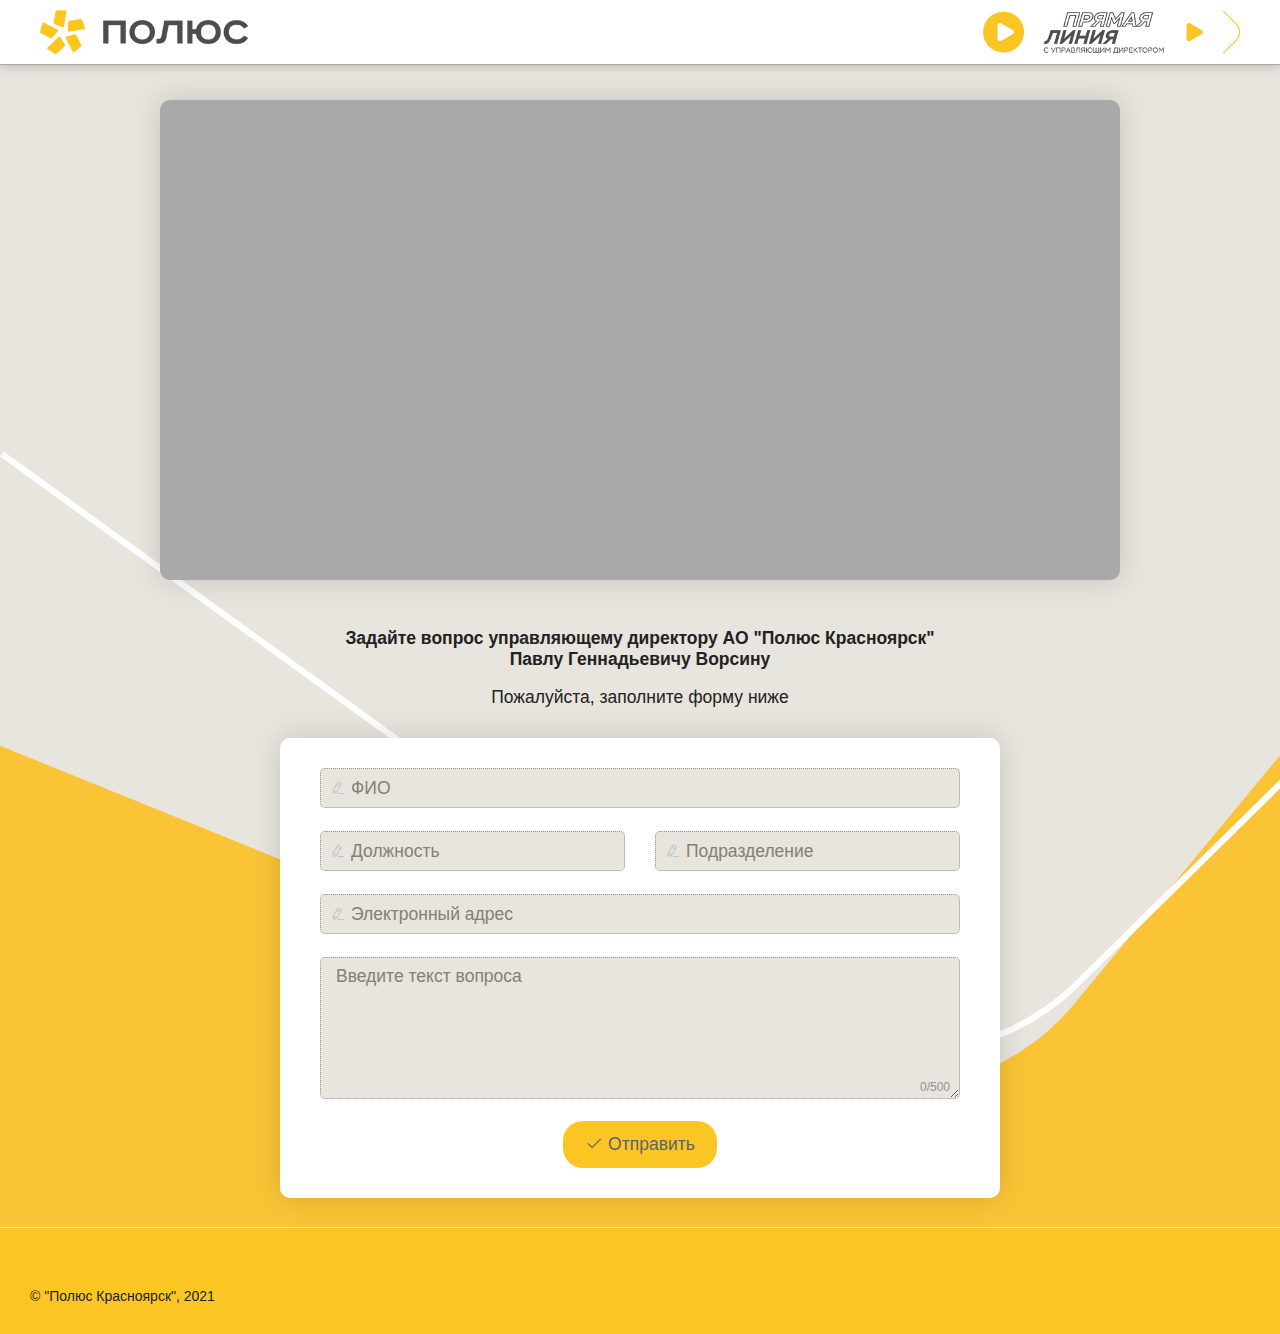
<file: guest/index.html>
<!DOCTYPE html>
<html lang="en">
  <head>
    <meta charset="UTF-8" />
    <link rel="icon" href="/guest/favicon.ico" />
    <meta name="viewport" content="width=device-width, initial-scale=1.0" />
    <title>Полюс: Прямая линия</title>
    <style>
      #facecast_channel h1.channel_title{color:#333}
      #empty_channel{
        font-size:14px;
        color:#777;
      }
      #facecast_channel .event{
        width:640px;
        height:382px;
        margin:20px 0px;
      }
      .facecast-channel-page {
        display: none;
      }
    </style>
    <script type="module" crossorigin src="/guest/assets/index.fd9f8b03.js"></script>
    <link rel="modulepreload" href="/guest/assets/vendor.2bba7335.js">
    <link rel="stylesheet" href="/guest/assets/index.87ae7a59.css">
  </head>
  <body>
    <div id="app"></div>
    
    <script src="https://facecast.net/w/js/iframe.js"></script>
    <!-- <script src="https://facecast.net/inner_channel/polyus-online/" language="javascript1.1"></script> -->
  </body>
</html>
</file>
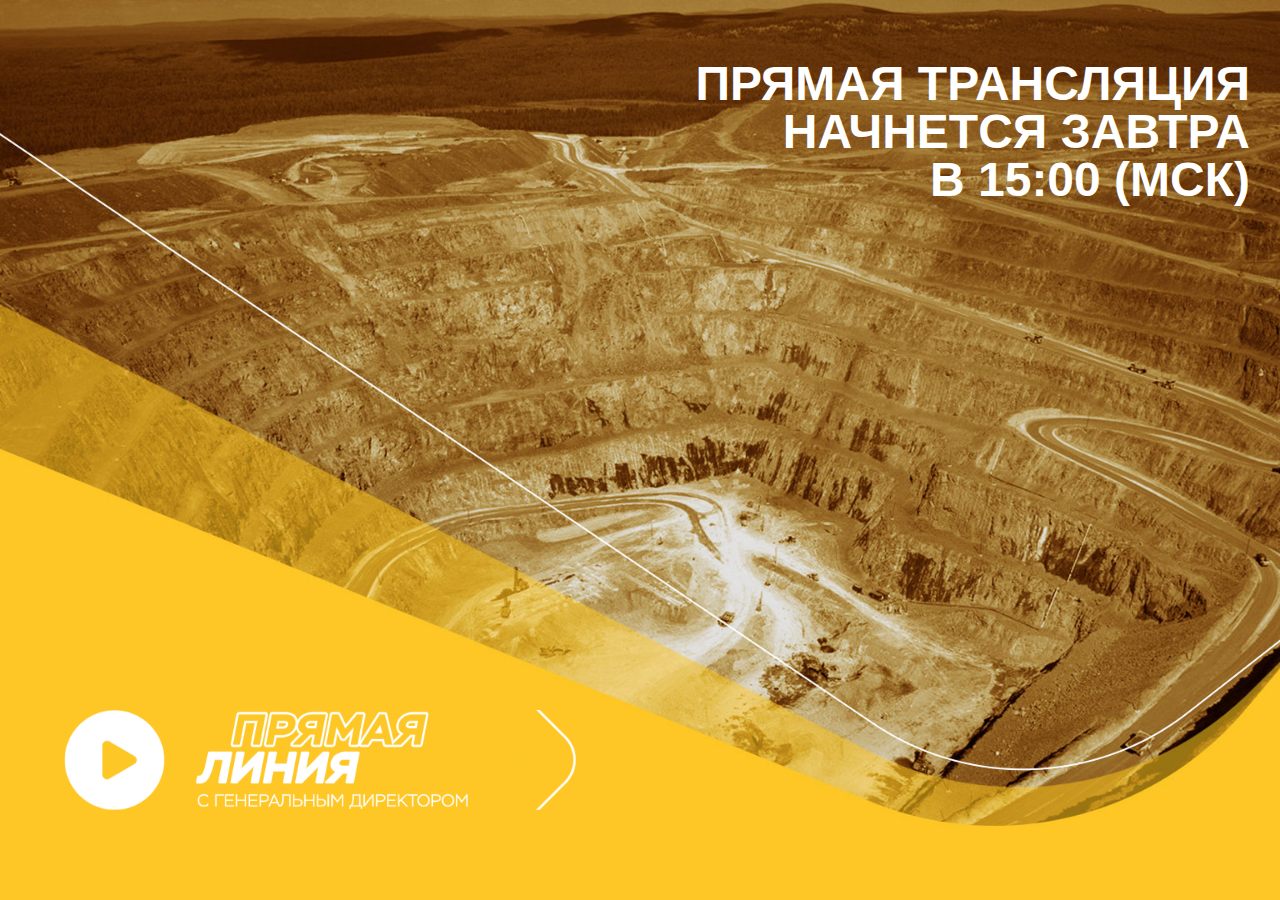
<file: wait/index.html>
<!DOCTYPE html>
<html lang="en">
<head>
   <meta charset="UTF-8">
   <link rel="icon" href="/wait/assets/favicon.ico">
   <meta http-equiv="X-UA-Compatible" content="IE=edge">
   <meta name="viewport" content="width=device-width, initial-scale=1.0">
   <link rel="stylesheet" href="/wait/assets/style.css">
   <title>Document</title>
</head>
<body>
   <div class="pl-text">
      Прямая трансляция<br />начнется завтра<br />в 15:00 (МСК) 
   </div>
   <div class="pl-logo"></div>
</body>
</html>
</file>
<file: guest/assets/index.87ae7a59.css>
@charset "UTF-8";.video-frame{width:100%;max-width:960px;max-height:540px;margin-bottom:30px;background-color:#a9a9a9;box-sizing:border-box;box-shadow:0 0 30px #00000026;border-radius:10px;overflow:hidden}.auto-resizable-iframe>div{position:relative;padding-bottom:50%;height:0px}.auto-resizable-iframe iframe{position:absolute;top:0px;left:0px;width:100%;height:100%}.guest-form{box-sizing:border-box;padding:30px 40px;width:100%;max-width:720px;margin-bottom:30px;background-color:#fff;border-radius:10px;box-shadow:0 0 30px #00000026}.el-input input[type=text],.el-textarea textarea{font-size:1.25em;font-family:inherit!important;outline:none;border:1px dotted #999286;border-radius:5px;background-color:#e8e4de}.el-input input[type=text]:focus,.el-textarea textarea:focus{outline:none;border:1px solid #222;background-color:#f9f9f9}.el-textarea .el-input__count{background-color:inherit!important}.el-input input[type=text]::placeholder,.el-textarea textarea::placeholder{font-weight:200;color:#868071}.is-error input[type=text],.is-error textarea{background-color:#ffe3e6}.submit-button{border-width:2px!important;border-color:transparent!important;border-radius:20px!important;background-color:#fbc624!important;font-size:1.25em!important}.submit-button:hover,.submit-button:focus{border-color:#fbc624!important;background-color:#fdeec1!important;color:#000!important}.btn-center{text-align:center}.content-container{display:flex;flex-direction:column;align-items:center;max-width:1280px;margin:0 auto;padding:100px 10px 0;background:#e8e4de url(/guest/assets/bg.05d1fd44.svg) no-repeat bottom;background-size:100%}.text-line-01{font-size:1.25em;font-weight:bold;text-align:center}.text-line-02{font-size:1.25em;margin-bottom:30px;text-align:center}.top-line{position:fixed;width:100%;background-color:#fff;border-bottom:1px solid darkgray;z-index:1000;box-shadow:0 0 10px #00000040}.top-line img{max-height:44px}.top-line .pos-center{max-width:1200px;margin:0 auto;padding:10px}.top-line .pos-center:after{content:"";display:table;clear:both}.top-line .img-left{float:left}.top-line .img-right{float:right}.pos-center img{display:inline-block;max-width:40%}.app-footer{box-sizing:border-box;background-color:#fbc624;min-height:40px;max-width:1300px;margin:0 auto;padding:60px 30px 30px}body{font-family:-apple-system,BlinkMacSystemFont,"Segoe UI",Roboto,Oxygen-Sans,Ubuntu,Cantarell,"Helvetica Neue",sans-serif;-webkit-font-smoothing:antialiased;-moz-osx-font-smoothing:grayscale;font-size:14px;margin:0;padding:0}#app{color:#222;min-height:100vh;position:relative}:root{--el-color-white:#ffffff;--el-color-black:#000000;--el-color-primary:#409eff;--el-color-primary-light-1:#53a8ff;--el-color-primary-light-2:#66b1ff;--el-color-primary-light-3:#79bbff;--el-color-primary-light-4:#8cc5ff;--el-color-primary-light-5:#a0cfff;--el-color-primary-light-6:#b3d8ff;--el-color-primary-light-7:#c6e2ff;--el-color-primary-light-8:#d9ecff;--el-color-primary-light-9:#ecf5ff;--el-color-success:#67c23a;--el-color-success-light:#e1f3d8;--el-color-success-lighter:#f0f9eb;--el-color-warning:#e6a23c;--el-color-warning-light:#faecd8;--el-color-warning-lighter:#fdf6ec;--el-color-danger:#f56c6c;--el-color-danger-light:#fde2e2;--el-color-danger-lighter:#fef0f0;--el-color-error:#f56c6c;--el-color-error-light:#fde2e2;--el-color-error-lighter:#fef0f0;--el-color-info:#909399;--el-color-info-light:#e9e9eb;--el-color-info-lighter:#f4f4f5;--el-text-color-primary:#303133;--el-text-color-regular:#606266;--el-text-color-secondary:#909399;--el-text-color-placeholder:#c0c4cc;--el-border-color-base:#dcdfe6;--el-border-color-light:#e4e7ed;--el-border-color-lighter:#ebeef5;--el-border-color-extra-light:#f2f6fc;--el-background-color-base:#f5f7fa;--el-border-width-base:1px;--el-border-style-base:solid;--el-border-color-hover:var(--el-text-color-placeholder);--el-border-base:var(--el-border-width-base) var(--el-border-style-base) var(--el-border-color-base);--el-border-radius-base:4px;--el-border-radius-small:2px;--el-border-radius-round:20px;--el-border-radius-circle:100%;--el-box-shadow-base:0 2px 4px rgba(0, 0, 0, .12),0 0 6px rgba(0, 0, 0, .04);--el-box-shadow-light:0 2px 12px 0 rgba(0, 0, 0, .1);--el-svg-monochrome-grey:#dcdde0;--el-fill-base:var(--el-color-white);--el-font-size-extra-large:20px;--el-font-size-large:18px;--el-font-size-medium:16px;--el-font-size-base:14px;--el-font-size-small:13px;--el-font-size-extra-small:12px;--el-font-weight-primary:500;--el-font-line-height-primary:24px;--el-font-color-disabled-base:#bbb;--el-index-normal:1;--el-index-top:1000;--el-index-popper:2000;--el-disabled-fill-base:var(--el-background-color-base);--el-disabled-color-base:var(--el-text-color-placeholder);--el-disabled-border-base:var(--el-border-color-light);--el-transition-duration:.3s;--el-transition-duration-fast:.2s;--el-transition-function-ease-in-out-bezier:cubic-bezier(.645, .045, .355, 1);--el-transition-function-fast-bezier:cubic-bezier(.23, 1, .32, 1);--el-transition-all:all var(--el-transition-duration) var(--el-transition-function-ease-in-out-bezier);--el-transition-fade:opacity var(--el-transition-duration) var(--el-transition-function-fast-bezier);--el-transition-md-fade:transform var(--el-transition-duration) var(--el-transition-function-fast-bezier),opacity var(--el-transition-duration) var(--el-transition-function-fast-bezier);--el-transition-fade-linear:opacity var(--el-transition-duration-fast) linear;--el-transition-border:border-color var(--el-transition-duration-fast) var(--el-transition-function-ease-in-out-bezier);--el-transition-color:color var(--el-transition-duration-fast) var(--el-transition-function-ease-in-out-bezier)}.fade-in-linear-enter-active,.fade-in-linear-leave-active{transition:var(--el-transition-fade-linear)}.fade-in-linear-enter-from,.fade-in-linear-leave-to{opacity:0}.el-fade-in-linear-enter-active,.el-fade-in-linear-leave-active{transition:var(--el-transition-fade-linear)}.el-fade-in-linear-enter-from,.el-fade-in-linear-leave-to{opacity:0}.el-fade-in-enter-active,.el-fade-in-leave-active{transition:all var(--el-transition-duration) cubic-bezier(.55,0,.1,1)}.el-fade-in-enter-from,.el-fade-in-leave-active{opacity:0}.el-zoom-in-center-enter-active,.el-zoom-in-center-leave-active{transition:all var(--el-transition-duration) cubic-bezier(.55,0,.1,1)}.el-zoom-in-center-enter-from,.el-zoom-in-center-leave-active{opacity:0;transform:scaleX(0)}.el-zoom-in-top-enter-active,.el-zoom-in-top-leave-active{opacity:1;transform:scaleY(1);transition:var(--el-transition-md-fade);transform-origin:center top}.el-zoom-in-top-enter-active[data-popper-placement^=top],.el-zoom-in-top-leave-active[data-popper-placement^=top]{transform-origin:center bottom}.el-zoom-in-top-enter-from,.el-zoom-in-top-leave-active{opacity:0;transform:scaleY(0)}.el-zoom-in-bottom-enter-active,.el-zoom-in-bottom-leave-active{opacity:1;transform:scaleY(1);transition:var(--el-transition-md-fade);transform-origin:center bottom}.el-zoom-in-bottom-enter-from,.el-zoom-in-bottom-leave-active{opacity:0;transform:scaleY(0)}.el-zoom-in-left-enter-active,.el-zoom-in-left-leave-active{opacity:1;transform:scale(1);transition:var(--el-transition-md-fade);transform-origin:top left}.el-zoom-in-left-enter-from,.el-zoom-in-left-leave-active{opacity:0;transform:scale(.45)}.collapse-transition{transition:var(--el-transition-duration) height ease-in-out,var(--el-transition-duration) padding-top ease-in-out,var(--el-transition-duration) padding-bottom ease-in-out}.horizontal-collapse-transition{transition:var(--el-transition-duration) width ease-in-out,var(--el-transition-duration) padding-left ease-in-out,var(--el-transition-duration) padding-right ease-in-out}.el-list-enter-active,.el-list-leave-active{transition:all 1s}.el-list-enter-from,.el-list-leave-active{opacity:0;transform:translateY(-30px)}.el-opacity-transition{transition:opacity var(--el-transition-duration) cubic-bezier(.55,0,.1,1)}@font-face{font-family:element-icons;src:url(/guest/assets/element-icons.9c88a535.woff) format("woff"),url(/guest/assets/element-icons.de5eb258.ttf) format("truetype");font-weight:400;font-display:auto;font-style:normal}[class*=" el-icon-"],[class^=el-icon-]{font-family:element-icons!important;speak:none;font-style:normal;font-weight:400;font-variant:normal;text-transform:none;line-height:1;vertical-align:baseline;display:inline-block;-webkit-font-smoothing:antialiased;-moz-osx-font-smoothing:grayscale}.el-icon-ice-cream-round:before{content:"\e6a0"}.el-icon-ice-cream-square:before{content:"\e6a3"}.el-icon-lollipop:before{content:"\e6a4"}.el-icon-potato-strips:before{content:"\e6a5"}.el-icon-milk-tea:before{content:"\e6a6"}.el-icon-ice-drink:before{content:"\e6a7"}.el-icon-ice-tea:before{content:"\e6a9"}.el-icon-coffee:before{content:"\e6aa"}.el-icon-orange:before{content:"\e6ab"}.el-icon-pear:before{content:"\e6ac"}.el-icon-apple:before{content:"\e6ad"}.el-icon-cherry:before{content:"\e6ae"}.el-icon-watermelon:before{content:"\e6af"}.el-icon-grape:before{content:"\e6b0"}.el-icon-refrigerator:before{content:"\e6b1"}.el-icon-goblet-square-full:before{content:"\e6b2"}.el-icon-goblet-square:before{content:"\e6b3"}.el-icon-goblet-full:before{content:"\e6b4"}.el-icon-goblet:before{content:"\e6b5"}.el-icon-cold-drink:before{content:"\e6b6"}.el-icon-coffee-cup:before{content:"\e6b8"}.el-icon-water-cup:before{content:"\e6b9"}.el-icon-hot-water:before{content:"\e6ba"}.el-icon-ice-cream:before{content:"\e6bb"}.el-icon-dessert:before{content:"\e6bc"}.el-icon-sugar:before{content:"\e6bd"}.el-icon-tableware:before{content:"\e6be"}.el-icon-burger:before{content:"\e6bf"}.el-icon-knife-fork:before{content:"\e6c1"}.el-icon-fork-spoon:before{content:"\e6c2"}.el-icon-chicken:before{content:"\e6c3"}.el-icon-food:before{content:"\e6c4"}.el-icon-dish-1:before{content:"\e6c5"}.el-icon-dish:before{content:"\e6c6"}.el-icon-moon-night:before{content:"\e6ee"}.el-icon-moon:before{content:"\e6f0"}.el-icon-cloudy-and-sunny:before{content:"\e6f1"}.el-icon-partly-cloudy:before{content:"\e6f2"}.el-icon-cloudy:before{content:"\e6f3"}.el-icon-sunny:before{content:"\e6f6"}.el-icon-sunset:before{content:"\e6f7"}.el-icon-sunrise-1:before{content:"\e6f8"}.el-icon-sunrise:before{content:"\e6f9"}.el-icon-heavy-rain:before{content:"\e6fa"}.el-icon-lightning:before{content:"\e6fb"}.el-icon-light-rain:before{content:"\e6fc"}.el-icon-wind-power:before{content:"\e6fd"}.el-icon-baseball:before{content:"\e712"}.el-icon-soccer:before{content:"\e713"}.el-icon-football:before{content:"\e715"}.el-icon-basketball:before{content:"\e716"}.el-icon-ship:before{content:"\e73f"}.el-icon-truck:before{content:"\e740"}.el-icon-bicycle:before{content:"\e741"}.el-icon-mobile-phone:before{content:"\e6d3"}.el-icon-service:before{content:"\e6d4"}.el-icon-key:before{content:"\e6e2"}.el-icon-unlock:before{content:"\e6e4"}.el-icon-lock:before{content:"\e6e5"}.el-icon-watch:before{content:"\e6fe"}.el-icon-watch-1:before{content:"\e6ff"}.el-icon-timer:before{content:"\e702"}.el-icon-alarm-clock:before{content:"\e703"}.el-icon-map-location:before{content:"\e704"}.el-icon-delete-location:before{content:"\e705"}.el-icon-add-location:before{content:"\e706"}.el-icon-location-information:before{content:"\e707"}.el-icon-location-outline:before{content:"\e708"}.el-icon-location:before{content:"\e79e"}.el-icon-place:before{content:"\e709"}.el-icon-discover:before{content:"\e70a"}.el-icon-first-aid-kit:before{content:"\e70b"}.el-icon-trophy-1:before{content:"\e70c"}.el-icon-trophy:before{content:"\e70d"}.el-icon-medal:before{content:"\e70e"}.el-icon-medal-1:before{content:"\e70f"}.el-icon-stopwatch:before{content:"\e710"}.el-icon-mic:before{content:"\e711"}.el-icon-copy-document:before{content:"\e718"}.el-icon-full-screen:before{content:"\e719"}.el-icon-switch-button:before{content:"\e71b"}.el-icon-aim:before{content:"\e71c"}.el-icon-crop:before{content:"\e71d"}.el-icon-odometer:before{content:"\e71e"}.el-icon-time:before{content:"\e71f"}.el-icon-bangzhu:before{content:"\e724"}.el-icon-close-notification:before{content:"\e726"}.el-icon-microphone:before{content:"\e727"}.el-icon-turn-off-microphone:before{content:"\e728"}.el-icon-position:before{content:"\e729"}.el-icon-postcard:before{content:"\e72a"}.el-icon-message:before{content:"\e72b"}.el-icon-chat-line-square:before{content:"\e72d"}.el-icon-chat-dot-square:before{content:"\e72e"}.el-icon-chat-dot-round:before{content:"\e72f"}.el-icon-chat-square:before{content:"\e730"}.el-icon-chat-line-round:before{content:"\e731"}.el-icon-chat-round:before{content:"\e732"}.el-icon-set-up:before{content:"\e733"}.el-icon-turn-off:before{content:"\e734"}.el-icon-open:before{content:"\e735"}.el-icon-connection:before{content:"\e736"}.el-icon-link:before{content:"\e737"}.el-icon-cpu:before{content:"\e738"}.el-icon-thumb:before{content:"\e739"}.el-icon-female:before{content:"\e73a"}.el-icon-male:before{content:"\e73b"}.el-icon-guide:before{content:"\e73c"}.el-icon-news:before{content:"\e73e"}.el-icon-price-tag:before{content:"\e744"}.el-icon-discount:before{content:"\e745"}.el-icon-wallet:before{content:"\e747"}.el-icon-coin:before{content:"\e748"}.el-icon-money:before{content:"\e749"}.el-icon-bank-card:before{content:"\e74a"}.el-icon-box:before{content:"\e74b"}.el-icon-present:before{content:"\e74c"}.el-icon-sell:before{content:"\e6d5"}.el-icon-sold-out:before{content:"\e6d6"}.el-icon-shopping-bag-2:before{content:"\e74d"}.el-icon-shopping-bag-1:before{content:"\e74e"}.el-icon-shopping-cart-2:before{content:"\e74f"}.el-icon-shopping-cart-1:before{content:"\e750"}.el-icon-shopping-cart-full:before{content:"\e751"}.el-icon-smoking:before{content:"\e752"}.el-icon-no-smoking:before{content:"\e753"}.el-icon-house:before{content:"\e754"}.el-icon-table-lamp:before{content:"\e755"}.el-icon-school:before{content:"\e756"}.el-icon-office-building:before{content:"\e757"}.el-icon-toilet-paper:before{content:"\e758"}.el-icon-notebook-2:before{content:"\e759"}.el-icon-notebook-1:before{content:"\e75a"}.el-icon-files:before{content:"\e75b"}.el-icon-collection:before{content:"\e75c"}.el-icon-receiving:before{content:"\e75d"}.el-icon-suitcase-1:before{content:"\e760"}.el-icon-suitcase:before{content:"\e761"}.el-icon-film:before{content:"\e763"}.el-icon-collection-tag:before{content:"\e765"}.el-icon-data-analysis:before{content:"\e766"}.el-icon-pie-chart:before{content:"\e767"}.el-icon-data-board:before{content:"\e768"}.el-icon-data-line:before{content:"\e76d"}.el-icon-reading:before{content:"\e769"}.el-icon-magic-stick:before{content:"\e76a"}.el-icon-coordinate:before{content:"\e76b"}.el-icon-mouse:before{content:"\e76c"}.el-icon-brush:before{content:"\e76e"}.el-icon-headset:before{content:"\e76f"}.el-icon-umbrella:before{content:"\e770"}.el-icon-scissors:before{content:"\e771"}.el-icon-mobile:before{content:"\e773"}.el-icon-attract:before{content:"\e774"}.el-icon-monitor:before{content:"\e775"}.el-icon-search:before{content:"\e778"}.el-icon-takeaway-box:before{content:"\e77a"}.el-icon-paperclip:before{content:"\e77d"}.el-icon-printer:before{content:"\e77e"}.el-icon-document-add:before{content:"\e782"}.el-icon-document:before{content:"\e785"}.el-icon-document-checked:before{content:"\e786"}.el-icon-document-copy:before{content:"\e787"}.el-icon-document-delete:before{content:"\e788"}.el-icon-document-remove:before{content:"\e789"}.el-icon-tickets:before{content:"\e78b"}.el-icon-folder-checked:before{content:"\e77f"}.el-icon-folder-delete:before{content:"\e780"}.el-icon-folder-remove:before{content:"\e781"}.el-icon-folder-add:before{content:"\e783"}.el-icon-folder-opened:before{content:"\e784"}.el-icon-folder:before{content:"\e78a"}.el-icon-edit-outline:before{content:"\e764"}.el-icon-edit:before{content:"\e78c"}.el-icon-date:before{content:"\e78e"}.el-icon-c-scale-to-original:before{content:"\e7c6"}.el-icon-view:before{content:"\e6ce"}.el-icon-loading:before{content:"\e6cf"}.el-icon-rank:before{content:"\e6d1"}.el-icon-sort-down:before{content:"\e7c4"}.el-icon-sort-up:before{content:"\e7c5"}.el-icon-sort:before{content:"\e6d2"}.el-icon-finished:before{content:"\e6cd"}.el-icon-refresh-left:before{content:"\e6c7"}.el-icon-refresh-right:before{content:"\e6c8"}.el-icon-refresh:before{content:"\e6d0"}.el-icon-video-play:before{content:"\e7c0"}.el-icon-video-pause:before{content:"\e7c1"}.el-icon-d-arrow-right:before{content:"\e6dc"}.el-icon-d-arrow-left:before{content:"\e6dd"}.el-icon-arrow-up:before{content:"\e6e1"}.el-icon-arrow-down:before{content:"\e6df"}.el-icon-arrow-right:before{content:"\e6e0"}.el-icon-arrow-left:before{content:"\e6de"}.el-icon-top-right:before{content:"\e6e7"}.el-icon-top-left:before{content:"\e6e8"}.el-icon-top:before{content:"\e6e6"}.el-icon-bottom:before{content:"\e6eb"}.el-icon-right:before{content:"\e6e9"}.el-icon-back:before{content:"\e6ea"}.el-icon-bottom-right:before{content:"\e6ec"}.el-icon-bottom-left:before{content:"\e6ed"}.el-icon-caret-top:before{content:"\e78f"}.el-icon-caret-bottom:before{content:"\e790"}.el-icon-caret-right:before{content:"\e791"}.el-icon-caret-left:before{content:"\e792"}.el-icon-d-caret:before{content:"\e79a"}.el-icon-share:before{content:"\e793"}.el-icon-menu:before{content:"\e798"}.el-icon-s-grid:before{content:"\e7a6"}.el-icon-s-check:before{content:"\e7a7"}.el-icon-s-data:before{content:"\e7a8"}.el-icon-s-opportunity:before{content:"\e7aa"}.el-icon-s-custom:before{content:"\e7ab"}.el-icon-s-claim:before{content:"\e7ad"}.el-icon-s-finance:before{content:"\e7ae"}.el-icon-s-comment:before{content:"\e7af"}.el-icon-s-flag:before{content:"\e7b0"}.el-icon-s-marketing:before{content:"\e7b1"}.el-icon-s-shop:before{content:"\e7b4"}.el-icon-s-open:before{content:"\e7b5"}.el-icon-s-management:before{content:"\e7b6"}.el-icon-s-ticket:before{content:"\e7b7"}.el-icon-s-release:before{content:"\e7b8"}.el-icon-s-home:before{content:"\e7b9"}.el-icon-s-promotion:before{content:"\e7ba"}.el-icon-s-operation:before{content:"\e7bb"}.el-icon-s-unfold:before{content:"\e7bc"}.el-icon-s-fold:before{content:"\e7a9"}.el-icon-s-platform:before{content:"\e7bd"}.el-icon-s-order:before{content:"\e7be"}.el-icon-s-cooperation:before{content:"\e7bf"}.el-icon-bell:before{content:"\e725"}.el-icon-message-solid:before{content:"\e799"}.el-icon-video-camera:before{content:"\e772"}.el-icon-video-camera-solid:before{content:"\e796"}.el-icon-camera:before{content:"\e779"}.el-icon-camera-solid:before{content:"\e79b"}.el-icon-download:before{content:"\e77c"}.el-icon-upload2:before{content:"\e77b"}.el-icon-upload:before{content:"\e7c3"}.el-icon-picture-outline-round:before{content:"\e75f"}.el-icon-picture-outline:before{content:"\e75e"}.el-icon-picture:before{content:"\e79f"}.el-icon-close:before{content:"\e6db"}.el-icon-check:before{content:"\e6da"}.el-icon-plus:before{content:"\e6d9"}.el-icon-minus:before{content:"\e6d8"}.el-icon-help:before{content:"\e73d"}.el-icon-s-help:before{content:"\e7b3"}.el-icon-circle-close:before{content:"\e78d"}.el-icon-circle-check:before{content:"\e720"}.el-icon-circle-plus-outline:before{content:"\e723"}.el-icon-remove-outline:before{content:"\e722"}.el-icon-zoom-out:before{content:"\e776"}.el-icon-zoom-in:before{content:"\e777"}.el-icon-error:before{content:"\e79d"}.el-icon-success:before{content:"\e79c"}.el-icon-circle-plus:before{content:"\e7a0"}.el-icon-remove:before{content:"\e7a2"}.el-icon-info:before{content:"\e7a1"}.el-icon-question:before{content:"\e7a4"}.el-icon-warning-outline:before{content:"\e6c9"}.el-icon-warning:before{content:"\e7a3"}.el-icon-goods:before{content:"\e7c2"}.el-icon-s-goods:before{content:"\e7b2"}.el-icon-star-off:before{content:"\e717"}.el-icon-star-on:before{content:"\e797"}.el-icon-more-outline:before{content:"\e6cc"}.el-icon-more:before{content:"\e794"}.el-icon-phone-outline:before{content:"\e6cb"}.el-icon-phone:before{content:"\e795"}.el-icon-user:before{content:"\e6e3"}.el-icon-user-solid:before{content:"\e7a5"}.el-icon-setting:before{content:"\e6ca"}.el-icon-s-tools:before{content:"\e7ac"}.el-icon-delete:before{content:"\e6d7"}.el-icon-delete-solid:before{content:"\e7c9"}.el-icon-eleme:before{content:"\e7c7"}.el-icon-platform-eleme:before{content:"\e7ca"}.el-icon-loading{animation:rotating 2s linear infinite}.el-icon--right{margin-left:5px}.el-icon--left{margin-right:5px}@keyframes rotating{0%{transform:rotate(0)}to{transform:rotate(360deg)}}.el-icon{--color:inherit;--font-size:14px;height:1em;width:1em;line-height:1em;text-align:center;display:inline-block;position:relative;fill:currentColor;color:var(--color);font-size:var(--font-size)}.el-icon.is-loading{animation:rotating 2s linear infinite}.el-icon svg{height:1em;width:1em}.el-affix--fixed{position:fixed}.el-alert{--el-alert-padding:8px 16px;--el-alert-border-radius-base:var(--el-border-radius-base);--el-alert-title-font-size:13px;--el-alert-description-font-size:12px;--el-alert-close-font-size:12px;--el-alert-close-customed-font-size:13px;--el-alert-icon-size:16px;--el-alert-icon-large-size:28px;width:100%;padding:var(--el-alert-padding);margin:0;box-sizing:border-box;border-radius:var(--el-alert-border-radius-base);position:relative;background-color:var(--el-color-white);overflow:hidden;opacity:1;display:flex;align-items:center;transition:opacity var(--el-transition-duration-fast)}.el-alert.is-light .el-alert__closebtn{color:var(--el-text-color-placeholder)}.el-alert.is-dark .el-alert__closebtn{color:var(--el-color-white)}.el-alert.is-dark .el-alert__description{color:var(--el-color-white)}.el-alert.is-center{justify-content:center}.el-alert--success{--el-alert-background-color:#f0f9eb}.el-alert--success.is-light{background-color:var(--el-alert-background-color);color:var(--el-color-success)}.el-alert--success.is-light .el-alert__description{color:var(--el-color-success)}.el-alert--success.is-dark{background-color:var(--el-color-success);color:var(--el-color-white)}.el-alert--info{--el-alert-background-color:#f4f4f5}.el-alert--info.is-light{background-color:var(--el-alert-background-color);color:var(--el-color-info)}.el-alert--info.is-light .el-alert__description{color:var(--el-color-info)}.el-alert--info.is-dark{background-color:var(--el-color-info);color:var(--el-color-white)}.el-alert--warning{--el-alert-background-color:#fdf6ec}.el-alert--warning.is-light{background-color:var(--el-alert-background-color);color:var(--el-color-warning)}.el-alert--warning.is-light .el-alert__description{color:var(--el-color-warning)}.el-alert--warning.is-dark{background-color:var(--el-color-warning);color:var(--el-color-white)}.el-alert--error{--el-alert-background-color:#fef0f0}.el-alert--error.is-light{background-color:var(--el-alert-background-color);color:var(--el-color-error)}.el-alert--error.is-light .el-alert__description{color:var(--el-color-error)}.el-alert--error.is-dark{background-color:var(--el-color-error);color:var(--el-color-white)}.el-alert__content{display:table-cell;padding:0 8px}.el-alert__icon{font-size:var(--el-alert-icon-size);width:var(--el-alert-icon-size)}.el-alert__icon.is-big{font-size:var(--el-alert-icon-large-size);width:var(--el-alert-icon-large-size)}.el-alert__title{font-size:var(--el-alert-title-font-size);line-height:18px}.el-alert__title.is-bold{font-weight:700}.el-alert .el-alert__description{font-size:var(--el-alert-description-font-size);margin:5px 0 0}.el-alert__closebtn{font-size:var(--el-alert-close-font-size);opacity:1;position:absolute;top:12px;right:15px;cursor:pointer}.el-alert__closebtn.is-customed{font-style:normal;font-size:var(--el-alert-close-customed-font-size);top:9px}.el-alert-fade-enter-from,.el-alert-fade-leave-active{opacity:0}.el-aside{--el-aside-width:300px;overflow:auto;box-sizing:border-box;flex-shrink:0;width:var(--el-aside-width)}.el-autocomplete{position:relative;display:inline-block}.el-autocomplete__popper.el-popper[role=tooltip]{background:#fff;border:1px solid var(--el-border-color-light);box-shadow:var(--el-box-shadow-light)}.el-autocomplete__popper.el-popper[role=tooltip] .el-popper__arrow:before{border:1px solid var(--el-border-color-light)}.el-autocomplete__popper.el-popper[role=tooltip][data-popper-placement^=top] .el-popper__arrow:before{border-top-color:transparent;border-left-color:transparent}.el-autocomplete__popper.el-popper[role=tooltip][data-popper-placement^=bottom] .el-popper__arrow:before{border-bottom-color:transparent;border-right-color:transparent}.el-autocomplete__popper.el-popper[role=tooltip][data-popper-placement^=left] .el-popper__arrow:before{border-left-color:transparent;border-bottom-color:transparent}.el-autocomplete__popper.el-popper[role=tooltip][data-popper-placement^=right] .el-popper__arrow:before{border-right-color:transparent;border-top-color:transparent}.el-autocomplete-suggestion{border-radius:var(--el-border-radius-base);box-sizing:border-box}.el-autocomplete-suggestion__wrap{max-height:280px;padding:10px 0;box-sizing:border-box}.el-autocomplete-suggestion__list{margin:0;padding:0}.el-autocomplete-suggestion li{padding:0 20px;margin:0;line-height:34px;cursor:pointer;color:var(--el-text-color-regular);font-size:var(--el-font-size-base);list-style:none;text-align:left;white-space:nowrap;overflow:hidden;text-overflow:ellipsis}.el-autocomplete-suggestion li:hover{background-color:var(--el-background-color-base)}.el-autocomplete-suggestion li.highlighted{background-color:var(--el-background-color-base)}.el-autocomplete-suggestion li.divider{margin-top:6px;border-top:1px solid var(--el-color-black)}.el-autocomplete-suggestion li.divider:last-child{margin-bottom:-6px}.el-autocomplete-suggestion.is-loading li{text-align:center;height:100px;line-height:100px;font-size:20px;color:var(--el-text-color-secondary)}.el-autocomplete-suggestion.is-loading li:after{display:inline-block;content:"";height:100%;vertical-align:middle}.el-autocomplete-suggestion.is-loading li:hover{background-color:var(--el-color-white)}.el-autocomplete-suggestion.is-loading .el-icon-loading{vertical-align:middle}.el-avatar{--el-avatar-font-color:#fff;--el-avatar-background-color:#c0c4cc;--el-avatar-text-font-size:14px;--el-avatar-icon-font-size:18px;--el-avatar-border-radius:var(--el-border-radius-base);--el-avatar-large-size:40px;--el-avatar-medium-size:36px;--el-avatar-small-size:28px;display:inline-block;box-sizing:border-box;text-align:center;overflow:hidden;color:var(--el-avatar-font-color);background:var(--el-avatar-background-color);width:var(--el-avatar-large-size);height:var(--el-avatar-large-size);line-height:var(--el-avatar-large-size);font-size:var(--el-avatar-text-font-size)}.el-avatar>img{display:block;height:100%;vertical-align:middle}.el-avatar--circle{border-radius:50%}.el-avatar--square{border-radius:var(--el-avatar-border-radius)}.el-avatar--icon{font-size:var(--el-avatar-icon-font-size)}.el-avatar--small{width:var(--el-avatar-small-size);height:var(--el-avatar-small-size);line-height:var(--el-avatar-small-size)}.el-avatar--medium{width:var(--el-avatar-medium-size);height:var(--el-avatar-medium-size);line-height:var(--el-avatar-medium-size)}.el-avatar--large{width:var(--el-avatar-large-size);height:var(--el-avatar-large-size);line-height:var(--el-avatar-large-size)}.el-backtop{--el-backtop-background-color:var(--el-color-white);--el-backtop-font-color:var(--el-color-primary);--el-backtop-hover-background-color:var(--el-border-color-extra-light);position:fixed;background-color:var(--el-backtop-background-color);width:40px;height:40px;border-radius:50%;color:var(--el-backtop-font-color);display:flex;align-items:center;justify-content:center;font-size:20px;box-shadow:0 0 6px #0000001f;cursor:pointer;z-index:5}.el-backtop:hover{background-color:var(--el-backtop-hover-background-color)}.el-badge{--el-badge-background-color:var(--el-color-danger);--el-badge-radius:10px;--el-badge-font-size:12px;--el-badge-padding:6px;--el-badge-size:18px;position:relative;vertical-align:middle;display:inline-block}.el-badge__content{background-color:var(--el-badge-background-color);border-radius:var(--el-badge-radius);color:var(--el-color-white);display:inline-block;font-size:var(--el-badge-font-size);height:var(--el-badge-size);line-height:var(--el-badge-size);padding:0 var(--el-badge-padding);text-align:center;white-space:nowrap;border:1px solid var(--el-color-white)}.el-badge__content.is-fixed{position:absolute;top:0;right:calc(1px + var(--el-badge-size)/ 2);transform:translateY(-50%) translate(100%)}.el-badge__content.is-fixed.is-dot{right:5px}.el-badge__content.is-dot{height:8px;width:8px;padding:0;right:0;border-radius:50%}.el-badge__content--primary{background-color:var(--el-color-primary)}.el-badge__content--success{background-color:var(--el-color-success)}.el-badge__content--warning{background-color:var(--el-color-warning)}.el-badge__content--info{background-color:var(--el-color-info)}.el-badge__content--danger{background-color:var(--el-color-danger)}.el-breadcrumb{font-size:14px;line-height:1}.el-breadcrumb:after,.el-breadcrumb:before{display:table;content:""}.el-breadcrumb:after{clear:both}.el-breadcrumb__separator{margin:0 9px;font-weight:700;color:var(--el-text-color-placeholder)}.el-breadcrumb__separator[class*=icon]{margin:0 6px;font-weight:400}.el-breadcrumb__item{float:left}.el-breadcrumb__inner{color:var(--el-text-color-regular)}.el-breadcrumb__inner a,.el-breadcrumb__inner.is-link{font-weight:700;text-decoration:none;transition:var(--el-transition-color);color:var(--el-text-color-primary)}.el-breadcrumb__inner a:hover,.el-breadcrumb__inner.is-link:hover{color:var(--el-color-primary);cursor:pointer}.el-breadcrumb__item:last-child .el-breadcrumb__inner,.el-breadcrumb__item:last-child .el-breadcrumb__inner a,.el-breadcrumb__item:last-child .el-breadcrumb__inner a:hover,.el-breadcrumb__item:last-child .el-breadcrumb__inner:hover{font-weight:400;color:var(--el-text-color-regular);cursor:text}.el-breadcrumb__item:last-child .el-breadcrumb__separator{display:none}.el-button-group{display:inline-block;vertical-align:middle}.el-button-group:after,.el-button-group:before{display:table;content:""}.el-button-group:after{clear:both}.el-button-group>.el-button{float:left;position:relative}.el-button-group>.el-button+.el-button{margin-left:0}.el-button-group>.el-button:first-child{border-top-right-radius:0;border-bottom-right-radius:0}.el-button-group>.el-button:last-child{border-top-left-radius:0;border-bottom-left-radius:0}.el-button-group>.el-button:first-child:last-child{border-top-right-radius:var(--el-border-radius-base);border-bottom-right-radius:var(--el-border-radius-base);border-top-left-radius:var(--el-border-radius-base);border-bottom-left-radius:var(--el-border-radius-base)}.el-button-group>.el-button:first-child:last-child.is-round{border-radius:var(--el-border-radius-round)}.el-button-group>.el-button:first-child:last-child.is-circle{border-radius:50%}.el-button-group>.el-button:not(:first-child):not(:last-child){border-radius:0}.el-button-group>.el-button:not(:last-child){margin-right:-1px}.el-button-group>.el-button:active,.el-button-group>.el-button:focus,.el-button-group>.el-button:hover{z-index:1}.el-button-group>.el-button.is-active{z-index:1}.el-button-group>.el-dropdown>.el-button{border-top-left-radius:0;border-bottom-left-radius:0;border-left-color:var(--el-button-divide-border-color)}.el-button-group .el-button--primary:first-child{border-right-color:var(--el-button-divide-border-color)}.el-button-group .el-button--primary:last-child{border-left-color:var(--el-button-divide-border-color)}.el-button-group .el-button--primary:not(:first-child):not(:last-child){border-left-color:var(--el-button-divide-border-color);border-right-color:var(--el-button-divide-border-color)}.el-button-group .el-button--success:first-child{border-right-color:var(--el-button-divide-border-color)}.el-button-group .el-button--success:last-child{border-left-color:var(--el-button-divide-border-color)}.el-button-group .el-button--success:not(:first-child):not(:last-child){border-left-color:var(--el-button-divide-border-color);border-right-color:var(--el-button-divide-border-color)}.el-button-group .el-button--warning:first-child{border-right-color:var(--el-button-divide-border-color)}.el-button-group .el-button--warning:last-child{border-left-color:var(--el-button-divide-border-color)}.el-button-group .el-button--warning:not(:first-child):not(:last-child){border-left-color:var(--el-button-divide-border-color);border-right-color:var(--el-button-divide-border-color)}.el-button-group .el-button--danger:first-child{border-right-color:var(--el-button-divide-border-color)}.el-button-group .el-button--danger:last-child{border-left-color:var(--el-button-divide-border-color)}.el-button-group .el-button--danger:not(:first-child):not(:last-child){border-left-color:var(--el-button-divide-border-color);border-right-color:var(--el-button-divide-border-color)}.el-button-group .el-button--info:first-child{border-right-color:var(--el-button-divide-border-color)}.el-button-group .el-button--info:last-child{border-left-color:var(--el-button-divide-border-color)}.el-button-group .el-button--info:not(:first-child):not(:last-child){border-left-color:var(--el-button-divide-border-color);border-right-color:var(--el-button-divide-border-color)}.el-button{--el-button-font-weight:var(--el-font-weight-primary);--el-button-border-color:var(--el-border-color-base);--el-button-background-color:var(--el-color-white);--el-button-font-color:var(--el-text-color-regular);--el-button-disabled-font-color:var(--el-text-color-placeholder);--el-button-disabled-background-color:var(--el-color-white);--el-button-disabled-border-color:var(--el-border-color-light);--el-button-divide-border-color:rgba(255, 255, 255, .5)}.el-button{display:inline-block;line-height:1;min-height:40px;white-space:nowrap;cursor:pointer;background:var(--el-button-background-color,var(--el-color-white));border:var(--el-border-base);border-color:var(--el-button-border-color,var(--el-border-color-base));color:var(--el-button-font-color,var(--el-text-color-regular));-webkit-appearance:none;text-align:center;box-sizing:border-box;outline:0;margin:0;transition:.1s;font-weight:var(--el-button-font-weight);-moz-user-select:none;-webkit-user-select:none;-ms-user-select:none;padding:12px 20px;font-size:var(--el-font-size-base,14px);border-radius:var(--el-border-radius-base)}.el-button+.el-button{margin-left:10px}.el-button.is-round{padding:12px 20px}.el-button:focus,.el-button:hover{color:var(--el-color-primary);border-color:var(--el-color-primary-light-7);background-color:var(--el-color-primary-light-9);outline:0}.el-button:active{color:#3a8ee6;border-color:#3a8ee6;outline:0}.el-button::-moz-focus-inner{border:0}.el-button [class*=el-icon-]+span{margin-left:5px}.el-button.is-plain:focus,.el-button.is-plain:hover{background:var(--el-color-white);border-color:var(--el-color-primary);color:var(--el-color-primary)}.el-button.is-plain:active{background:var(--el-color-white);border-color:#3a8ee6;color:#3a8ee6;outline:0}.el-button.is-active{color:#3a8ee6;border-color:#3a8ee6}.el-button.is-disabled,.el-button.is-disabled:focus,.el-button.is-disabled:hover{color:var(--el-button-disabled-font-color);cursor:not-allowed;background-image:none;background-color:var(--el-button-disabled-background-color);border-color:var(--el-button-disabled-border-color)}.el-button.is-disabled.el-button--text{background-color:transparent}.el-button.is-disabled.is-plain,.el-button.is-disabled.is-plain:focus,.el-button.is-disabled.is-plain:hover{background-color:var(--el-color-white);border-color:var(--el-button-disabled-border-color);color:var(--el-button-disabled-font-color)}.el-button.is-loading{position:relative;pointer-events:none}.el-button.is-loading:before{pointer-events:none;content:"";position:absolute;left:-1px;top:-1px;right:-1px;bottom:-1px;border-radius:inherit;background-color:#ffffff59}.el-button.is-round{border-radius:var(--el-border-radius-round);padding:12px 23px}.el-button.is-circle{border-radius:50%;padding:12px}.el-button--primary{--el-button-font-color:#ffffff;--el-button-background-color:#409eff;--el-button-border-color:#409eff;--el-button-hover-color:#66b1ff;--el-button-active-font-color:#e6e6e6;--el-button-active-background-color:#0d84ff;--el-button-active-border-color:#0d84ff}.el-button--primary:focus,.el-button--primary:hover{background:var(--el-button-hover-color);border-color:var(--el-button-hover-color);color:var(--el-button-font-color)}.el-button--primary:active{background:var(--el-button-active-background-color);border-color:var(--el-button-active-border-color);color:var(--el-button-active-font-color);outline:0}.el-button--primary.is-active{background:var(--el-button-active-background-color);border-color:var(--el-button-active-border-color);color:var(--el-button-active-font-color)}.el-button--primary.is-disabled,.el-button--primary.is-disabled:active,.el-button--primary.is-disabled:focus,.el-button--primary.is-disabled:hover{color:#fff;background-color:#a0cfff;border-color:#a0cfff}.el-button--primary.is-plain{color:var(--el-button-background-color);background-color:#ecf5ff;border-color:#b3d8ff}.el-button--primary.is-plain:focus,.el-button--primary.is-plain:hover{background:var(--el-button-background-color);border-color:var(--el-button-background-color);color:var(--el-color-white)}.el-button--primary.is-plain:active{background:var(--el-button-active-background-color);border-color:var(--el-button-active-border-color);color:var(--el-color-white);outline:0}.el-button--primary.is-plain.is-disabled,.el-button--primary.is-plain.is-disabled:active,.el-button--primary.is-plain.is-disabled:focus,.el-button--primary.is-plain.is-disabled:hover{color:#8cc5ff;background-color:#ecf5ff;border-color:#d9ecff}.el-button--success{--el-button-font-color:#ffffff;--el-button-background-color:#67c23a;--el-button-border-color:#67c23a;--el-button-hover-color:#85ce61;--el-button-active-font-color:#e6e6e6;--el-button-active-background-color:#529b2e;--el-button-active-border-color:#529b2e}.el-button--success:focus,.el-button--success:hover{background:var(--el-button-hover-color);border-color:var(--el-button-hover-color);color:var(--el-button-font-color)}.el-button--success:active{background:var(--el-button-active-background-color);border-color:var(--el-button-active-border-color);color:var(--el-button-active-font-color);outline:0}.el-button--success.is-active{background:var(--el-button-active-background-color);border-color:var(--el-button-active-border-color);color:var(--el-button-active-font-color)}.el-button--success.is-disabled,.el-button--success.is-disabled:active,.el-button--success.is-disabled:focus,.el-button--success.is-disabled:hover{color:#fff;background-color:#b3e19d;border-color:#b3e19d}.el-button--success.is-plain{color:var(--el-button-background-color);background-color:#f0f9eb;border-color:#c2e7b0}.el-button--success.is-plain:focus,.el-button--success.is-plain:hover{background:var(--el-button-background-color);border-color:var(--el-button-background-color);color:var(--el-color-white)}.el-button--success.is-plain:active{background:var(--el-button-active-background-color);border-color:var(--el-button-active-border-color);color:var(--el-color-white);outline:0}.el-button--success.is-plain.is-disabled,.el-button--success.is-plain.is-disabled:active,.el-button--success.is-plain.is-disabled:focus,.el-button--success.is-plain.is-disabled:hover{color:#a4da89;background-color:#f0f9eb;border-color:#e1f3d8}.el-button--warning{--el-button-font-color:#ffffff;--el-button-background-color:#e6a23c;--el-button-border-color:#e6a23c;--el-button-hover-color:#ebb563;--el-button-active-font-color:#e6e6e6;--el-button-active-background-color:#d48a1b;--el-button-active-border-color:#d48a1b}.el-button--warning:focus,.el-button--warning:hover{background:var(--el-button-hover-color);border-color:var(--el-button-hover-color);color:var(--el-button-font-color)}.el-button--warning:active{background:var(--el-button-active-background-color);border-color:var(--el-button-active-border-color);color:var(--el-button-active-font-color);outline:0}.el-button--warning.is-active{background:var(--el-button-active-background-color);border-color:var(--el-button-active-border-color);color:var(--el-button-active-font-color)}.el-button--warning.is-disabled,.el-button--warning.is-disabled:active,.el-button--warning.is-disabled:focus,.el-button--warning.is-disabled:hover{color:#fff;background-color:#f3d19e;border-color:#f3d19e}.el-button--warning.is-plain{color:var(--el-button-background-color);background-color:#fdf6ec;border-color:#f5dab1}.el-button--warning.is-plain:focus,.el-button--warning.is-plain:hover{background:var(--el-button-background-color);border-color:var(--el-button-background-color);color:var(--el-color-white)}.el-button--warning.is-plain:active{background:var(--el-button-active-background-color);border-color:var(--el-button-active-border-color);color:var(--el-color-white);outline:0}.el-button--warning.is-plain.is-disabled,.el-button--warning.is-plain.is-disabled:active,.el-button--warning.is-plain.is-disabled:focus,.el-button--warning.is-plain.is-disabled:hover{color:#f0c78a;background-color:#fdf6ec;border-color:#faecd8}.el-button--danger{--el-button-font-color:#ffffff;--el-button-background-color:#f56c6c;--el-button-border-color:#f56c6c;--el-button-hover-color:#f78989;--el-button-active-font-color:#e6e6e6;--el-button-active-background-color:#f23c3c;--el-button-active-border-color:#f23c3c}.el-button--danger:focus,.el-button--danger:hover{background:var(--el-button-hover-color);border-color:var(--el-button-hover-color);color:var(--el-button-font-color)}.el-button--danger:active{background:var(--el-button-active-background-color);border-color:var(--el-button-active-border-color);color:var(--el-button-active-font-color);outline:0}.el-button--danger.is-active{background:var(--el-button-active-background-color);border-color:var(--el-button-active-border-color);color:var(--el-button-active-font-color)}.el-button--danger.is-disabled,.el-button--danger.is-disabled:active,.el-button--danger.is-disabled:focus,.el-button--danger.is-disabled:hover{color:#fff;background-color:#fab6b6;border-color:#fab6b6}.el-button--danger.is-plain{color:var(--el-button-background-color);background-color:#fef0f0;border-color:#fbc4c4}.el-button--danger.is-plain:focus,.el-button--danger.is-plain:hover{background:var(--el-button-background-color);border-color:var(--el-button-background-color);color:var(--el-color-white)}.el-button--danger.is-plain:active{background:var(--el-button-active-background-color);border-color:var(--el-button-active-border-color);color:var(--el-color-white);outline:0}.el-button--danger.is-plain.is-disabled,.el-button--danger.is-plain.is-disabled:active,.el-button--danger.is-plain.is-disabled:focus,.el-button--danger.is-plain.is-disabled:hover{color:#f9a7a7;background-color:#fef0f0;border-color:#fde2e2}.el-button--info{--el-button-font-color:#ffffff;--el-button-background-color:#909399;--el-button-border-color:#909399;--el-button-hover-color:#a6a9ad;--el-button-active-font-color:#e6e6e6;--el-button-active-background-color:#767980;--el-button-active-border-color:#767980}.el-button--info:focus,.el-button--info:hover{background:var(--el-button-hover-color);border-color:var(--el-button-hover-color);color:var(--el-button-font-color)}.el-button--info:active{background:var(--el-button-active-background-color);border-color:var(--el-button-active-border-color);color:var(--el-button-active-font-color);outline:0}.el-button--info.is-active{background:var(--el-button-active-background-color);border-color:var(--el-button-active-border-color);color:var(--el-button-active-font-color)}.el-button--info.is-disabled,.el-button--info.is-disabled:active,.el-button--info.is-disabled:focus,.el-button--info.is-disabled:hover{color:#fff;background-color:#c8c9cc;border-color:#c8c9cc}.el-button--info.is-plain{color:var(--el-button-background-color);background-color:#f4f4f5;border-color:#d3d4d6}.el-button--info.is-plain:focus,.el-button--info.is-plain:hover{background:var(--el-button-background-color);border-color:var(--el-button-background-color);color:var(--el-color-white)}.el-button--info.is-plain:active{background:var(--el-button-active-background-color);border-color:var(--el-button-active-border-color);color:var(--el-color-white);outline:0}.el-button--info.is-plain.is-disabled,.el-button--info.is-plain.is-disabled:active,.el-button--info.is-plain.is-disabled:focus,.el-button--info.is-plain.is-disabled:hover{color:#bcbec2;background-color:#f4f4f5;border-color:#e9e9eb}.el-button--medium{min-height:36px;padding:10px 20px;font-size:var(--el-font-size-base,14px);border-radius:var(--el-border-radius-base)}.el-button--medium.is-round{padding:10px 20px}.el-button--medium.is-circle{padding:10px}.el-button--small{min-height:32px;padding:9px 15px;font-size:12px;border-radius:calc(var(--el-border-radius-base) - 1px)}.el-button--small.is-round{padding:9px 15px}.el-button--small.is-circle{padding:9px}.el-button--mini{min-height:28px;padding:7px 15px;font-size:12px;border-radius:calc(var(--el-border-radius-base) - 1px)}.el-button--mini.is-round{padding:7px 15px}.el-button--mini.is-circle{padding:7px}.el-button--text{border-color:transparent;color:var(--el-color-primary);background:0 0;padding-left:0;padding-right:0}.el-button--text:focus,.el-button--text:hover{color:var(--el-color-primary-light-2);border-color:transparent;background-color:transparent}.el-button--text:active{color:#3a8ee6;border-color:transparent;background-color:transparent}.el-button--text.is-disabled,.el-button--text.is-disabled:focus,.el-button--text.is-disabled:hover{border-color:transparent}.el-calendar{--el-calendar-border:var(--el-table-border, 1px solid var(--el-border-color-lighter));--el-calendar-header-border-bottom:var(--el-calendar-border);--el-calendar-selected-background-color:#f2f8fe;--el-calendar-cell-width:85px;background-color:#fff}.el-calendar__header{display:flex;justify-content:space-between;padding:12px 20px;border-bottom:var(--el-calendar-header-border-bottom)}.el-calendar__title{color:#000;align-self:center}.el-calendar__body{padding:12px 20px 35px}.el-calendar-table{table-layout:fixed;width:100%}.el-calendar-table thead th{padding:12px 0;color:var(--el-text-color-regular);font-weight:400}.el-calendar-table:not(.is-range) td.next,.el-calendar-table:not(.is-range) td.prev{color:var(--el-text-color-placeholder)}.el-calendar-table td{border-bottom:var(--el-calendar-border);border-right:var(--el-calendar-border);vertical-align:top;transition:background-color var(--el-transition-duration-fast) ease}.el-calendar-table td.is-selected{background-color:var(--el-calendar-selected-background-color)}.el-calendar-table td.is-today{color:var(--el-color-primary)}.el-calendar-table tr:first-child td{border-top:var(--el-calendar-border)}.el-calendar-table tr td:first-child{border-left:var(--el-calendar-border)}.el-calendar-table tr.el-calendar-table__row--hide-border td{border-top:none}.el-calendar-table .el-calendar-day{box-sizing:border-box;padding:8px;height:var(--el-calendar-cell-width)}.el-calendar-table .el-calendar-day:hover{cursor:pointer;background-color:var(--el-calendar-selected-background-color)}.el-card{--el-card-border-color:var(--el-border-color-light, #ebeef5);--el-card-border-radius:4px;--el-card-padding:20px;--el-card-background-color:var(--el-color-white)}.dark .el-card{--el-card-background-color:var(--el-color-black)}.el-card{border-radius:var(--el-card-border-radius);border:1px solid var(--el-card-border-color);background-color:var(--el-card-background-color);overflow:hidden;color:var(--el-text-color-primary);transition:var(--el-transition-duration)}.el-card.is-always-shadow{box-shadow:var(--el-box-shadow-light)}.el-card.is-hover-shadow:focus,.el-card.is-hover-shadow:hover{box-shadow:var(--el-box-shadow-light)}.el-card__header{padding:calc(var(--el-card-padding) - 2px) var(--el-card-padding);border-bottom:1px solid var(--el-card-border-color);box-sizing:border-box}.el-card__body{padding:var(--el-card-padding)}.el-carousel__item{position:absolute;top:0;left:0;width:100%;height:100%;display:inline-block;overflow:hidden;z-index:calc(var(--el-index-normal) - 1)}.el-carousel__item.is-active{z-index:calc(var(--el-index-normal) - 1)}.el-carousel__item.is-animating{transition:transform .4s ease-in-out}.el-carousel__item--card{width:50%;transition:transform .4s ease-in-out}.el-carousel__item--card.is-in-stage{cursor:pointer;z-index:var(--el-index-normal)}.el-carousel__item--card.is-in-stage.is-hover .el-carousel__mask,.el-carousel__item--card.is-in-stage:hover .el-carousel__mask{opacity:.12}.el-carousel__item--card.is-active{z-index:calc(var(--el-index-normal) + 1)}.el-carousel__mask{position:absolute;width:100%;height:100%;top:0;left:0;background-color:#fff;opacity:.24;transition:var(--el-transition-duration-fast)}.el-carousel{--el-carousel-arrow-font-size:12px;--el-carousel-arrow-size:36px;--el-carousel-arrow-background:rgba(31, 45, 61, .11);--el-carousel-arrow-hover-background:rgba(31, 45, 61, .23);--el-carousel-indicator-width:30px;--el-carousel-indicator-height:2px;--el-carousel-indicator-padding-horizontal:4px;--el-carousel-indicator-padding-vertical:12px;--el-carousel-indicator-out-color:var(--el-border-color-hover);position:relative}.el-carousel--horizontal{overflow-x:hidden}.el-carousel--vertical{overflow-y:hidden}.el-carousel__container{position:relative;height:300px}.el-carousel__arrow{border:none;outline:0;padding:0;margin:0;height:var(--el-carousel-arrow-size);width:var(--el-carousel-arrow-size);cursor:pointer;transition:var(--el-transition-duration);border-radius:50%;background-color:var(--el-carousel-arrow-background);color:#fff;position:absolute;top:50%;z-index:10;transform:translateY(-50%);text-align:center;font-size:var(--el-carousel-arrow-font-size)}.el-carousel__arrow--left{left:16px}.el-carousel__arrow--right{right:16px}.el-carousel__arrow:hover{background-color:var(--el-carousel-arrow-hover-background)}.el-carousel__arrow i{cursor:pointer}.el-carousel__indicators{position:absolute;list-style:none;margin:0;padding:0;z-index:calc(var(--el-index-normal) + 1)}.el-carousel__indicators--horizontal{bottom:0;left:50%;transform:translate(-50%)}.el-carousel__indicators--vertical{right:0;top:50%;transform:translateY(-50%)}.el-carousel__indicators--outside{bottom:calc(var(--el-carousel-indicator-height) + var(--el-carousel-indicator-padding-vertical) * 2);text-align:center;position:static;transform:none}.el-carousel__indicators--outside .el-carousel__indicator:hover button{opacity:.64}.el-carousel__indicators--outside button{background-color:var(--el-carousel-indicator-out-color);opacity:.24}.el-carousel__indicators--labels{left:0;right:0;transform:none;text-align:center}.el-carousel__indicators--labels .el-carousel__button{height:auto;width:auto;padding:2px 18px;font-size:12px}.el-carousel__indicators--labels .el-carousel__indicator{padding:6px 4px}.el-carousel__indicator{background-color:transparent;cursor:pointer}.el-carousel__indicator:hover button{opacity:.72}.el-carousel__indicator--horizontal{display:inline-block;padding:var(--el-carousel-indicator-padding-vertical) var(--el-carousel-indicator-padding-horizontal)}.el-carousel__indicator--vertical{padding:var(--el-carousel-indicator-padding-horizontal) var(--el-carousel-indicator-padding-vertical)}.el-carousel__indicator--vertical .el-carousel__button{width:var(--el-carousel-indicator-height);height:calc(var(--el-carousel-indicator-width)/ 2)}.el-carousel__indicator.is-active button{opacity:1}.el-carousel__button{display:block;opacity:.48;width:var(--el-carousel-indicator-width);height:var(--el-carousel-indicator-height);background-color:#fff;border:none;outline:0;padding:0;margin:0;cursor:pointer;transition:var(--el-transition-duration)}.carousel-arrow-left-enter-from,.carousel-arrow-left-leave-active{transform:translateY(-50%) translate(-10px);opacity:0}.carousel-arrow-right-enter-from,.carousel-arrow-right-leave-active{transform:translateY(-50%) translate(10px);opacity:0}.el-cascader-panel{--el-cascader-menu-font-color:var(--el-text-color-regular);--el-cascader-menu-selected-font-color:var(--el-color-primary);--el-cascader-menu-fill:var(--el-fill-base);--el-cascader-menu-font-size:var(--el-font-size-base);--el-cascader-menu-radius:var(--el-border-radius-base);--el-cascader-menu-border:solid 1px var(--el-border-color-light);--el-cascader-menu-shadow:var(--el-box-shadow-light);--el-cascader-node-background-hover:var(--el-background-color-base);--el-cascader-node-color-disabled:var(--el-text-color-placeholder);--el-cascader-color-empty:var(--el-text-color-placeholder);--el-cascader-tag-background:#f0f2f5}.el-cascader-panel{display:flex;border-radius:var(--el-cascader-menu-radius);font-size:var(--el-cascader-menu-font-size)}.el-cascader-panel.is-bordered{border:var(--el-cascader-menu-border);border-radius:var(--el-cascader-menu-radius)}.el-cascader-menu{min-width:180px;box-sizing:border-box;color:var(--el-cascader-menu-font-color);border-right:var(--el-cascader-menu-border)}.el-cascader-menu:last-child{border-right:none}.el-cascader-menu:last-child .el-cascader-node{padding-right:20px}.el-cascader-menu__wrap.el-scrollbar__wrap{height:204px}.el-cascader-menu__list{position:relative;min-height:100%;margin:0;padding:6px 0;list-style:none;box-sizing:border-box}.el-cascader-menu__hover-zone{position:absolute;top:0;left:0;width:100%;height:100%;pointer-events:none}.el-cascader-menu__empty-text{position:absolute;top:50%;left:50%;transform:translate(-50%,-50%);text-align:center;color:var(--el-cascader-color-empty)}.el-cascader-node{position:relative;display:flex;align-items:center;padding:0 30px 0 20px;height:34px;line-height:34px;outline:0}.el-cascader-node.is-selectable.in-active-path{color:var(--el-cascader-menu-font-color)}.el-cascader-node.in-active-path,.el-cascader-node.is-active,.el-cascader-node.is-selectable.in-checked-path{color:var(--el-cascader-menu-selected-font-color);font-weight:700}.el-cascader-node:not(.is-disabled){cursor:pointer}.el-cascader-node:not(.is-disabled):focus,.el-cascader-node:not(.is-disabled):hover{background:var(--el-cascader-node-background-hover)}.el-cascader-node.is-disabled{color:var(--el-cascader-node-color-disabled);cursor:not-allowed}.el-cascader-node__prefix{position:absolute;left:10px}.el-cascader-node__postfix{position:absolute;right:10px}.el-cascader-node__label{flex:1;text-align:left;padding:0 10px;white-space:nowrap;overflow:hidden;text-overflow:ellipsis}.el-cascader-node>.el-radio{margin-right:0}.el-cascader-node>.el-radio .el-radio__label{padding-left:0}.el-cascader{--el-cascader-menu-font-color:var(--el-text-color-regular);--el-cascader-menu-selected-font-color:var(--el-color-primary);--el-cascader-menu-fill:var(--el-fill-base);--el-cascader-menu-font-size:var(--el-font-size-base);--el-cascader-menu-radius:var(--el-border-radius-base);--el-cascader-menu-border:solid 1px var(--el-border-color-light);--el-cascader-menu-shadow:var(--el-box-shadow-light);--el-cascader-node-background-hover:var(--el-background-color-base);--el-cascader-node-color-disabled:var(--el-text-color-placeholder);--el-cascader-color-empty:var(--el-text-color-placeholder);--el-cascader-tag-background:#f0f2f5;display:inline-block;position:relative;font-size:var(--el-font-size-base);line-height:40px;outline:0}.el-cascader:not(.is-disabled):hover .el-input__inner{cursor:pointer;border-color:var(--el-input-hover-border,var(--el-border-color-hover))}.el-cascader .el-input{cursor:pointer}.el-cascader .el-input .el-input__inner{text-overflow:ellipsis}.el-cascader .el-input .el-input__inner:focus{border-color:var(--el-input-focus-border,var(--el-color-primary))}.el-cascader .el-input .el-icon-arrow-down{transition:transform var(--el-transition-duration);font-size:14px}.el-cascader .el-input .el-icon-arrow-down.is-reverse{transform:rotate(180deg)}.el-cascader .el-input .el-icon-circle-close:hover{color:var(--el-input-clear-hover-color,var(--el-text-color-secondary))}.el-cascader .el-input.is-focus .el-input__inner{border-color:var(--el-input-focus-border,var(--el-color-primary))}.el-cascader--medium{font-size:14px;line-height:36px}.el-cascader--small{font-size:13px;line-height:32px}.el-cascader--mini{font-size:12px;line-height:28px}.el-cascader.is-disabled .el-cascader__label{z-index:calc(var(--el-index-normal) + 1);color:var(--el-disabled-color-base)}.el-cascader__dropdown{--el-cascader-menu-font-color:var(--el-text-color-regular);--el-cascader-menu-selected-font-color:var(--el-color-primary);--el-cascader-menu-fill:var(--el-fill-base);--el-cascader-menu-font-size:var(--el-font-size-base);--el-cascader-menu-radius:var(--el-border-radius-base);--el-cascader-menu-border:solid 1px var(--el-border-color-light);--el-cascader-menu-shadow:var(--el-box-shadow-light);--el-cascader-node-background-hover:var(--el-background-color-base);--el-cascader-node-color-disabled:var(--el-text-color-placeholder);--el-cascader-color-empty:var(--el-text-color-placeholder);--el-cascader-tag-background:#f0f2f5}.el-cascader__dropdown{font-size:var(--el-cascader-menu-font-size);border-radius:var(--el-cascader-menu-radius)}.el-cascader__dropdown.el-popper[role=tooltip]{background:var(--el-cascader-menu-fill);border:var(--el-cascader-menu-border);box-shadow:var(--el-cascader-menu-shadow)}.el-cascader__dropdown.el-popper[role=tooltip] .el-popper__arrow:before{border:var(--el-cascader-menu-border)}.el-cascader__dropdown.el-popper[role=tooltip][data-popper-placement^=top] .el-popper__arrow:before{border-top-color:transparent;border-left-color:transparent}.el-cascader__dropdown.el-popper[role=tooltip][data-popper-placement^=bottom] .el-popper__arrow:before{border-bottom-color:transparent;border-right-color:transparent}.el-cascader__dropdown.el-popper[role=tooltip][data-popper-placement^=left] .el-popper__arrow:before{border-left-color:transparent;border-bottom-color:transparent}.el-cascader__dropdown.el-popper[role=tooltip][data-popper-placement^=right] .el-popper__arrow:before{border-right-color:transparent;border-top-color:transparent}.el-cascader__tags{position:absolute;left:0;right:30px;top:50%;transform:translateY(-50%);display:flex;flex-wrap:wrap;line-height:normal;text-align:left;box-sizing:border-box}.el-cascader__tags .el-tag{display:inline-flex;align-items:center;max-width:100%;margin:2px 0 2px 6px;text-overflow:ellipsis;background:var(--el-cascader-tag-background)}.el-cascader__tags .el-tag:not(.is-hit){border-color:transparent}.el-cascader__tags .el-tag>span{flex:1;overflow:hidden;text-overflow:ellipsis}.el-cascader__tags .el-tag .el-icon-close{flex:none;background-color:var(--el-text-color-placeholder);color:var(--el-color-white)}.el-cascader__tags .el-tag .el-icon-close:hover{background-color:var(--el-text-color-secondary)}.el-cascader__suggestion-panel{border-radius:var(--el-cascader-menu-radius)}.el-cascader__suggestion-list{max-height:204px;margin:0;padding:6px 0;font-size:var(--el-font-size-base);color:var(--el-cascader-menu-font-color);text-align:center}.el-cascader__suggestion-item{display:flex;justify-content:space-between;align-items:center;height:34px;padding:0 15px;text-align:left;outline:0;cursor:pointer}.el-cascader__suggestion-item:focus,.el-cascader__suggestion-item:hover{background:var(--el-cascader-node-background-hover)}.el-cascader__suggestion-item.is-checked{color:var(--el-cascader-menu-selected-font-color);font-weight:700}.el-cascader__suggestion-item>span{margin-right:10px}.el-cascader__empty-text{margin:10px 0;color:var(--el-cascader-color-empty)}.el-cascader__search-input{flex:1;height:24px;min-width:60px;margin:2px 0 2px 15px;padding:0;color:var(--el-cascader-menu-font-color);border:none;outline:0;box-sizing:border-box}.el-cascader__search-input::placeholder{color:var(--el-text-color-placeholder)}.el-check-tag{background-color:#f5f7fa;border-radius:var(--el-border-radius-base);color:var(--el-color-info);cursor:pointer;display:inline-block;font-size:var(--el-font-size-base);line-height:var(--el-font-size-base);padding:7px 15px;transition:var(--el-transition-all);font-weight:700}.el-check-tag:hover{background-color:#dcdfe6}.el-check-tag.is-checked{background-color:#deedfc;color:#53a8ff}.el-check-tag.is-checked:hover{background-color:#c6e2ff}.el-checkbox-button{--el-checkbox-button-checked-background-color:var(--el-color-primary);--el-checkbox-button-checked-font-color:var(--el-color-white);--el-checkbox-button-checked-border-color:var(--el-color-primary)}.el-checkbox-button{position:relative;display:inline-block}.el-checkbox-button__inner{display:inline-block;line-height:1;font-weight:var(--el-checkbox-font-weight);white-space:nowrap;vertical-align:middle;cursor:pointer;background:var(--el-button-background-color,var(--el-color-white));border:1px solid #dcdfe6;border-left:0;color:var(--el-button-font-color,var(--el-text-color-regular));-webkit-appearance:none;text-align:center;box-sizing:border-box;outline:0;margin:0;position:relative;transition:var(--el-transition-all);-moz-user-select:none;-webkit-user-select:none;-ms-user-select:none;padding:12px 20px;font-size:var(--el-font-size-base,14px);border-radius:0}.el-checkbox-button__inner.is-round{padding:12px 20px}.el-checkbox-button__inner:hover{color:var(--el-color-primary)}.el-checkbox-button__inner [class*=el-icon-]{line-height:.9}.el-checkbox-button__inner [class*=el-icon-]+span{margin-left:5px}.el-checkbox-button__original{opacity:0;outline:0;position:absolute;margin:0;z-index:-1}.el-checkbox-button.is-checked .el-checkbox-button__inner{color:var(--el-checkbox-button-checked-font-color);background-color:var(--el-checkbox-button-checked-background-color);border-color:var(--el-checkbox-button-checked-border-color);box-shadow:-1px 0 0 0 var(--el-color-primary-light-4)}.el-checkbox-button.is-checked:first-child .el-checkbox-button__inner{border-left-color:var(--el-checkbox-button-checked-border-color)}.el-checkbox-button.is-disabled .el-checkbox-button__inner{color:var(--el-button-disabled-font-color,var(--el-text-color-placeholder));cursor:not-allowed;background-image:none;background-color:var(--el-button-disabled-background-color,var(--el-color-white));border-color:var(--el-button-disabled-border-color,var(--el-border-color-light));box-shadow:none}.el-checkbox-button.is-disabled:first-child .el-checkbox-button__inner{border-left-color:var(--el-button-disabled-border-color,var(--el-border-color-light))}.el-checkbox-button:first-child .el-checkbox-button__inner{border-left:1px solid #dcdfe6;border-radius:var(--el-border-radius-base) 0 0 var(--el-border-radius-base);box-shadow:none!important}.el-checkbox-button.is-focus .el-checkbox-button__inner{border-color:var(--el-checkbox-button-checked-border-color)}.el-checkbox-button:last-child .el-checkbox-button__inner{border-radius:0 var(--el-border-radius-base) var(--el-border-radius-base) 0}.el-checkbox-button--medium .el-checkbox-button__inner{padding:10px 20px;font-size:var(--el-font-size-base,14px);border-radius:0}.el-checkbox-button--medium .el-checkbox-button__inner.is-round{padding:10px 20px}.el-checkbox-button--small .el-checkbox-button__inner{padding:9px 15px;font-size:12px;border-radius:0}.el-checkbox-button--small .el-checkbox-button__inner.is-round{padding:9px 15px}.el-checkbox-button--mini .el-checkbox-button__inner{padding:7px 15px;font-size:12px;border-radius:0}.el-checkbox-button--mini .el-checkbox-button__inner.is-round{padding:7px 15px}.el-checkbox-group{font-size:0}.el-checkbox{--el-checkbox-font-size:14px;--el-checkbox-font-weight:var(--el-font-weight-primary);--el-checkbox-font-color:var(--el-text-color-regular);--el-checkbox-input-height:14px;--el-checkbox-input-width:14px;--el-checkbox-border-radius:var(--el-border-radius-small);--el-checkbox-background-color:var(--el-color-white);--el-checkbox-input-border:var(--el-border-base);--el-checkbox-disabled-border-color:var(--el-border-color-base);--el-checkbox-disabled-input-fill:#edf2fc;--el-checkbox-disabled-icon-color:var(--el-text-color-placeholder);--el-checkbox-disabled-checked-input-fill:var(--el-border-color-extra-light);--el-checkbox-disabled-checked-input-border-color:var(--el-border-color-base);--el-checkbox-disabled-checked-icon-color:var(--el-text-color-placeholder);--el-checkbox-checked-font-color:var(--el-color-primary);--el-checkbox-checked-input-border-color:var(--el-color-primary);--el-checkbox-checked-background-color:var(--el-color-primary);--el-checkbox-checked-icon-color:var(--el-fill-base);--el-checkbox-input-border-color-hover:var(--el-color-primary)}.el-checkbox{color:var(--el-checkbox-font-color);font-weight:var(--el-checkbox-font-weight);font-size:var(--el-font-size-base);position:relative;cursor:pointer;display:inline-flex;align-items:center;white-space:nowrap;-webkit-user-select:none;user-select:none;margin-right:30px;height:40px}.el-checkbox.el-checkbox--medium{height:36px}.el-checkbox.el-checkbox--small{height:32px}.el-checkbox.el-checkbox--mini{height:28px}.el-checkbox.is-bordered{padding:0 20px 0 10px;border-radius:var(--el-border-radius-base);border:var(--el-border-base);box-sizing:border-box}.el-checkbox.is-bordered.is-checked{border-color:var(--el-color-primary)}.el-checkbox.is-bordered.is-disabled{border-color:var(--el-border-color-lighter);cursor:not-allowed}.el-checkbox.is-bordered+.el-checkbox.is-bordered{margin-left:10px}.el-checkbox.is-bordered.el-checkbox--medium{padding:0 20px 0 10px;border-radius:var(--el-border-radius-base)}.el-checkbox.is-bordered.el-checkbox--medium .el-checkbox__label{font-size:var(--el-font-size-base,14px)}.el-checkbox.is-bordered.el-checkbox--medium .el-checkbox__inner{height:14px;width:14px}.el-checkbox.is-bordered.el-checkbox--small{padding:0 15px 0 10px;border-radius:calc(var(--el-border-radius-base) - 1px)}.el-checkbox.is-bordered.el-checkbox--small .el-checkbox__label{font-size:12px}.el-checkbox.is-bordered.el-checkbox--small .el-checkbox__inner{height:12px;width:12px}.el-checkbox.is-bordered.el-checkbox--mini{padding:0 15px 0 10px;border-radius:calc(var(--el-border-radius-base) - 1px)}.el-checkbox.is-bordered.el-checkbox--mini .el-checkbox__label{font-size:12px}.el-checkbox.is-bordered.el-checkbox--mini .el-checkbox__inner{height:12px;width:12px}.el-checkbox.is-bordered.el-checkbox--mini .el-checkbox__inner:after,.el-checkbox.is-bordered.el-checkbox--small .el-checkbox__inner:after{height:6px;width:2px}.el-checkbox__input{white-space:nowrap;cursor:pointer;outline:0;display:inline-flex;position:relative}.el-checkbox__input.is-disabled .el-checkbox__inner{background-color:var(--el-checkbox-disabled-input-fill);border-color:var(--el-checkbox-disabled-border-color);cursor:not-allowed}.el-checkbox__input.is-disabled .el-checkbox__inner:after{cursor:not-allowed;border-color:var(--el-checkbox-disabled-icon-color)}.el-checkbox__input.is-disabled .el-checkbox__inner+.el-checkbox__label{cursor:not-allowed}.el-checkbox__input.is-disabled.is-checked .el-checkbox__inner{background-color:var(--el-checkbox-disabled-checked-input-fill);border-color:var(--el-checkbox-disabled-checked-input-border-color)}.el-checkbox__input.is-disabled.is-checked .el-checkbox__inner:after{border-color:var(--el-checkbox-disabled-checked-icon-color)}.el-checkbox__input.is-disabled.is-indeterminate .el-checkbox__inner{background-color:var(--el-checkbox-disabled-checked-input-fill);border-color:var(--el-checkbox-disabled-checked-input-border-color)}.el-checkbox__input.is-disabled.is-indeterminate .el-checkbox__inner:before{background-color:var(--el-checkbox-disabled-checked-icon-color);border-color:var(--el-checkbox-disabled-checked-icon-color)}.el-checkbox__input.is-disabled+span.el-checkbox__label{color:var(--el-text-color-placeholder);cursor:not-allowed}.el-checkbox__input.is-checked .el-checkbox__inner{background-color:var(--el-checkbox-checked-background-color);border-color:var(--el-checkbox-checked-input-border-color)}.el-checkbox__input.is-checked .el-checkbox__inner:after{transform:rotate(45deg) scaleY(1)}.el-checkbox__input.is-checked+.el-checkbox__label{color:var(--el-checkbox-checked-font-color)}.el-checkbox__input.is-focus .el-checkbox__inner{border-color:var(--el-checkbox-input-border-color-hover)}.el-checkbox__input.is-indeterminate .el-checkbox__inner{background-color:var(--el-checkbox-checked-background-color);border-color:var(--el-checkbox-checked-input-border-color)}.el-checkbox__input.is-indeterminate .el-checkbox__inner:before{content:"";position:absolute;display:block;background-color:var(--el-checkbox-checked-icon-color);height:2px;transform:scale(.5);left:0;right:0;top:5px}.el-checkbox__input.is-indeterminate .el-checkbox__inner:after{display:none}.el-checkbox__inner{display:inline-block;position:relative;border:var(--el-checkbox-input-border);border-radius:var(--el-checkbox-border-radius);box-sizing:border-box;width:var(--el-checkbox-input-width);height:var(--el-checkbox-input-height);background-color:var(--el-checkbox-background-color);z-index:var(--el-index-normal);transition:border-color .25s cubic-bezier(.71,-.46,.29,1.46),background-color .25s cubic-bezier(.71,-.46,.29,1.46)}.el-checkbox__inner:hover{border-color:var(--el-checkbox-input-border-color-hover)}.el-checkbox__inner:after{box-sizing:content-box;content:"";border:1px solid var(--el-checkbox-checked-icon-color);border-left:0;border-top:0;height:7px;left:4px;position:absolute;top:1px;transform:rotate(45deg) scaleY(0);width:3px;transition:transform .15s ease-in 50ms;transform-origin:center}.el-checkbox__original{opacity:0;outline:0;position:absolute;margin:0;width:0;height:0;z-index:-1}.el-checkbox__label{display:inline-block;padding-left:10px;line-height:1;font-size:var(--el-checkbox-font-size)}.el-checkbox:last-of-type{margin-right:0}[class*=el-col-]{float:left;box-sizing:border-box}[class*=el-col-].is-guttered{display:block;min-height:1px}.el-col-0{display:none}.el-col-0.is-guttered{display:none}.el-col-0{max-width:0%;flex:0 0 0%}.el-col-offset-0{margin-left:0}.el-col-pull-0{position:relative;right:0}.el-col-push-0{position:relative;left:0}.el-col-1{max-width:4.1666666667%;flex:0 0 4.1666666667%}.el-col-offset-1{margin-left:4.1666666667%}.el-col-pull-1{position:relative;right:4.1666666667%}.el-col-push-1{position:relative;left:4.1666666667%}.el-col-2{max-width:8.3333333333%;flex:0 0 8.3333333333%}.el-col-offset-2{margin-left:8.3333333333%}.el-col-pull-2{position:relative;right:8.3333333333%}.el-col-push-2{position:relative;left:8.3333333333%}.el-col-3{max-width:12.5%;flex:0 0 12.5%}.el-col-offset-3{margin-left:12.5%}.el-col-pull-3{position:relative;right:12.5%}.el-col-push-3{position:relative;left:12.5%}.el-col-4{max-width:16.6666666667%;flex:0 0 16.6666666667%}.el-col-offset-4{margin-left:16.6666666667%}.el-col-pull-4{position:relative;right:16.6666666667%}.el-col-push-4{position:relative;left:16.6666666667%}.el-col-5{max-width:20.8333333333%;flex:0 0 20.8333333333%}.el-col-offset-5{margin-left:20.8333333333%}.el-col-pull-5{position:relative;right:20.8333333333%}.el-col-push-5{position:relative;left:20.8333333333%}.el-col-6{max-width:25%;flex:0 0 25%}.el-col-offset-6{margin-left:25%}.el-col-pull-6{position:relative;right:25%}.el-col-push-6{position:relative;left:25%}.el-col-7{max-width:29.1666666667%;flex:0 0 29.1666666667%}.el-col-offset-7{margin-left:29.1666666667%}.el-col-pull-7{position:relative;right:29.1666666667%}.el-col-push-7{position:relative;left:29.1666666667%}.el-col-8{max-width:33.3333333333%;flex:0 0 33.3333333333%}.el-col-offset-8{margin-left:33.3333333333%}.el-col-pull-8{position:relative;right:33.3333333333%}.el-col-push-8{position:relative;left:33.3333333333%}.el-col-9{max-width:37.5%;flex:0 0 37.5%}.el-col-offset-9{margin-left:37.5%}.el-col-pull-9{position:relative;right:37.5%}.el-col-push-9{position:relative;left:37.5%}.el-col-10{max-width:41.6666666667%;flex:0 0 41.6666666667%}.el-col-offset-10{margin-left:41.6666666667%}.el-col-pull-10{position:relative;right:41.6666666667%}.el-col-push-10{position:relative;left:41.6666666667%}.el-col-11{max-width:45.8333333333%;flex:0 0 45.8333333333%}.el-col-offset-11{margin-left:45.8333333333%}.el-col-pull-11{position:relative;right:45.8333333333%}.el-col-push-11{position:relative;left:45.8333333333%}.el-col-12{max-width:50%;flex:0 0 50%}.el-col-offset-12{margin-left:50%}.el-col-pull-12{position:relative;right:50%}.el-col-push-12{position:relative;left:50%}.el-col-13{max-width:54.1666666667%;flex:0 0 54.1666666667%}.el-col-offset-13{margin-left:54.1666666667%}.el-col-pull-13{position:relative;right:54.1666666667%}.el-col-push-13{position:relative;left:54.1666666667%}.el-col-14{max-width:58.3333333333%;flex:0 0 58.3333333333%}.el-col-offset-14{margin-left:58.3333333333%}.el-col-pull-14{position:relative;right:58.3333333333%}.el-col-push-14{position:relative;left:58.3333333333%}.el-col-15{max-width:62.5%;flex:0 0 62.5%}.el-col-offset-15{margin-left:62.5%}.el-col-pull-15{position:relative;right:62.5%}.el-col-push-15{position:relative;left:62.5%}.el-col-16{max-width:66.6666666667%;flex:0 0 66.6666666667%}.el-col-offset-16{margin-left:66.6666666667%}.el-col-pull-16{position:relative;right:66.6666666667%}.el-col-push-16{position:relative;left:66.6666666667%}.el-col-17{max-width:70.8333333333%;flex:0 0 70.8333333333%}.el-col-offset-17{margin-left:70.8333333333%}.el-col-pull-17{position:relative;right:70.8333333333%}.el-col-push-17{position:relative;left:70.8333333333%}.el-col-18{max-width:75%;flex:0 0 75%}.el-col-offset-18{margin-left:75%}.el-col-pull-18{position:relative;right:75%}.el-col-push-18{position:relative;left:75%}.el-col-19{max-width:79.1666666667%;flex:0 0 79.1666666667%}.el-col-offset-19{margin-left:79.1666666667%}.el-col-pull-19{position:relative;right:79.1666666667%}.el-col-push-19{position:relative;left:79.1666666667%}.el-col-20{max-width:83.3333333333%;flex:0 0 83.3333333333%}.el-col-offset-20{margin-left:83.3333333333%}.el-col-pull-20{position:relative;right:83.3333333333%}.el-col-push-20{position:relative;left:83.3333333333%}.el-col-21{max-width:87.5%;flex:0 0 87.5%}.el-col-offset-21{margin-left:87.5%}.el-col-pull-21{position:relative;right:87.5%}.el-col-push-21{position:relative;left:87.5%}.el-col-22{max-width:91.6666666667%;flex:0 0 91.6666666667%}.el-col-offset-22{margin-left:91.6666666667%}.el-col-pull-22{position:relative;right:91.6666666667%}.el-col-push-22{position:relative;left:91.6666666667%}.el-col-23{max-width:95.8333333333%;flex:0 0 95.8333333333%}.el-col-offset-23{margin-left:95.8333333333%}.el-col-pull-23{position:relative;right:95.8333333333%}.el-col-push-23{position:relative;left:95.8333333333%}.el-col-24{max-width:100%;flex:0 0 100%}.el-col-offset-24{margin-left:100%}.el-col-pull-24{position:relative;right:100%}.el-col-push-24{position:relative;left:100%}@media only screen and (max-width:768px){.el-col-xs-0{display:none}.el-col-xs-0.is-guttered{display:none}.el-col-xs-0{max-width:0%;flex:0 0 0%}.el-col-xs-offset-0{margin-left:0}.el-col-xs-pull-0{position:relative;right:0}.el-col-xs-push-0{position:relative;left:0}.el-col-xs-1{display:block;max-width:4.1666666667%;flex:0 0 4.1666666667%}.el-col-xs-offset-1{margin-left:4.1666666667%}.el-col-xs-pull-1{position:relative;right:4.1666666667%}.el-col-xs-push-1{position:relative;left:4.1666666667%}.el-col-xs-2{display:block;max-width:8.3333333333%;flex:0 0 8.3333333333%}.el-col-xs-offset-2{margin-left:8.3333333333%}.el-col-xs-pull-2{position:relative;right:8.3333333333%}.el-col-xs-push-2{position:relative;left:8.3333333333%}.el-col-xs-3{display:block;max-width:12.5%;flex:0 0 12.5%}.el-col-xs-offset-3{margin-left:12.5%}.el-col-xs-pull-3{position:relative;right:12.5%}.el-col-xs-push-3{position:relative;left:12.5%}.el-col-xs-4{display:block;max-width:16.6666666667%;flex:0 0 16.6666666667%}.el-col-xs-offset-4{margin-left:16.6666666667%}.el-col-xs-pull-4{position:relative;right:16.6666666667%}.el-col-xs-push-4{position:relative;left:16.6666666667%}.el-col-xs-5{display:block;max-width:20.8333333333%;flex:0 0 20.8333333333%}.el-col-xs-offset-5{margin-left:20.8333333333%}.el-col-xs-pull-5{position:relative;right:20.8333333333%}.el-col-xs-push-5{position:relative;left:20.8333333333%}.el-col-xs-6{display:block;max-width:25%;flex:0 0 25%}.el-col-xs-offset-6{margin-left:25%}.el-col-xs-pull-6{position:relative;right:25%}.el-col-xs-push-6{position:relative;left:25%}.el-col-xs-7{display:block;max-width:29.1666666667%;flex:0 0 29.1666666667%}.el-col-xs-offset-7{margin-left:29.1666666667%}.el-col-xs-pull-7{position:relative;right:29.1666666667%}.el-col-xs-push-7{position:relative;left:29.1666666667%}.el-col-xs-8{display:block;max-width:33.3333333333%;flex:0 0 33.3333333333%}.el-col-xs-offset-8{margin-left:33.3333333333%}.el-col-xs-pull-8{position:relative;right:33.3333333333%}.el-col-xs-push-8{position:relative;left:33.3333333333%}.el-col-xs-9{display:block;max-width:37.5%;flex:0 0 37.5%}.el-col-xs-offset-9{margin-left:37.5%}.el-col-xs-pull-9{position:relative;right:37.5%}.el-col-xs-push-9{position:relative;left:37.5%}.el-col-xs-10{display:block;max-width:41.6666666667%;flex:0 0 41.6666666667%}.el-col-xs-offset-10{margin-left:41.6666666667%}.el-col-xs-pull-10{position:relative;right:41.6666666667%}.el-col-xs-push-10{position:relative;left:41.6666666667%}.el-col-xs-11{display:block;max-width:45.8333333333%;flex:0 0 45.8333333333%}.el-col-xs-offset-11{margin-left:45.8333333333%}.el-col-xs-pull-11{position:relative;right:45.8333333333%}.el-col-xs-push-11{position:relative;left:45.8333333333%}.el-col-xs-12{display:block;max-width:50%;flex:0 0 50%}.el-col-xs-offset-12{margin-left:50%}.el-col-xs-pull-12{position:relative;right:50%}.el-col-xs-push-12{position:relative;left:50%}.el-col-xs-13{display:block;max-width:54.1666666667%;flex:0 0 54.1666666667%}.el-col-xs-offset-13{margin-left:54.1666666667%}.el-col-xs-pull-13{position:relative;right:54.1666666667%}.el-col-xs-push-13{position:relative;left:54.1666666667%}.el-col-xs-14{display:block;max-width:58.3333333333%;flex:0 0 58.3333333333%}.el-col-xs-offset-14{margin-left:58.3333333333%}.el-col-xs-pull-14{position:relative;right:58.3333333333%}.el-col-xs-push-14{position:relative;left:58.3333333333%}.el-col-xs-15{display:block;max-width:62.5%;flex:0 0 62.5%}.el-col-xs-offset-15{margin-left:62.5%}.el-col-xs-pull-15{position:relative;right:62.5%}.el-col-xs-push-15{position:relative;left:62.5%}.el-col-xs-16{display:block;max-width:66.6666666667%;flex:0 0 66.6666666667%}.el-col-xs-offset-16{margin-left:66.6666666667%}.el-col-xs-pull-16{position:relative;right:66.6666666667%}.el-col-xs-push-16{position:relative;left:66.6666666667%}.el-col-xs-17{display:block;max-width:70.8333333333%;flex:0 0 70.8333333333%}.el-col-xs-offset-17{margin-left:70.8333333333%}.el-col-xs-pull-17{position:relative;right:70.8333333333%}.el-col-xs-push-17{position:relative;left:70.8333333333%}.el-col-xs-18{display:block;max-width:75%;flex:0 0 75%}.el-col-xs-offset-18{margin-left:75%}.el-col-xs-pull-18{position:relative;right:75%}.el-col-xs-push-18{position:relative;left:75%}.el-col-xs-19{display:block;max-width:79.1666666667%;flex:0 0 79.1666666667%}.el-col-xs-offset-19{margin-left:79.1666666667%}.el-col-xs-pull-19{position:relative;right:79.1666666667%}.el-col-xs-push-19{position:relative;left:79.1666666667%}.el-col-xs-20{display:block;max-width:83.3333333333%;flex:0 0 83.3333333333%}.el-col-xs-offset-20{margin-left:83.3333333333%}.el-col-xs-pull-20{position:relative;right:83.3333333333%}.el-col-xs-push-20{position:relative;left:83.3333333333%}.el-col-xs-21{display:block;max-width:87.5%;flex:0 0 87.5%}.el-col-xs-offset-21{margin-left:87.5%}.el-col-xs-pull-21{position:relative;right:87.5%}.el-col-xs-push-21{position:relative;left:87.5%}.el-col-xs-22{display:block;max-width:91.6666666667%;flex:0 0 91.6666666667%}.el-col-xs-offset-22{margin-left:91.6666666667%}.el-col-xs-pull-22{position:relative;right:91.6666666667%}.el-col-xs-push-22{position:relative;left:91.6666666667%}.el-col-xs-23{display:block;max-width:95.8333333333%;flex:0 0 95.8333333333%}.el-col-xs-offset-23{margin-left:95.8333333333%}.el-col-xs-pull-23{position:relative;right:95.8333333333%}.el-col-xs-push-23{position:relative;left:95.8333333333%}.el-col-xs-24{display:block;max-width:100%;flex:0 0 100%}.el-col-xs-offset-24{margin-left:100%}.el-col-xs-pull-24{position:relative;right:100%}.el-col-xs-push-24{position:relative;left:100%}}@media only screen and (min-width:768px){.el-col-sm-0{display:none}.el-col-sm-0.is-guttered{display:none}.el-col-sm-0{max-width:0%;flex:0 0 0%}.el-col-sm-offset-0{margin-left:0}.el-col-sm-pull-0{position:relative;right:0}.el-col-sm-push-0{position:relative;left:0}.el-col-sm-1{display:block;max-width:4.1666666667%;flex:0 0 4.1666666667%}.el-col-sm-offset-1{margin-left:4.1666666667%}.el-col-sm-pull-1{position:relative;right:4.1666666667%}.el-col-sm-push-1{position:relative;left:4.1666666667%}.el-col-sm-2{display:block;max-width:8.3333333333%;flex:0 0 8.3333333333%}.el-col-sm-offset-2{margin-left:8.3333333333%}.el-col-sm-pull-2{position:relative;right:8.3333333333%}.el-col-sm-push-2{position:relative;left:8.3333333333%}.el-col-sm-3{display:block;max-width:12.5%;flex:0 0 12.5%}.el-col-sm-offset-3{margin-left:12.5%}.el-col-sm-pull-3{position:relative;right:12.5%}.el-col-sm-push-3{position:relative;left:12.5%}.el-col-sm-4{display:block;max-width:16.6666666667%;flex:0 0 16.6666666667%}.el-col-sm-offset-4{margin-left:16.6666666667%}.el-col-sm-pull-4{position:relative;right:16.6666666667%}.el-col-sm-push-4{position:relative;left:16.6666666667%}.el-col-sm-5{display:block;max-width:20.8333333333%;flex:0 0 20.8333333333%}.el-col-sm-offset-5{margin-left:20.8333333333%}.el-col-sm-pull-5{position:relative;right:20.8333333333%}.el-col-sm-push-5{position:relative;left:20.8333333333%}.el-col-sm-6{display:block;max-width:25%;flex:0 0 25%}.el-col-sm-offset-6{margin-left:25%}.el-col-sm-pull-6{position:relative;right:25%}.el-col-sm-push-6{position:relative;left:25%}.el-col-sm-7{display:block;max-width:29.1666666667%;flex:0 0 29.1666666667%}.el-col-sm-offset-7{margin-left:29.1666666667%}.el-col-sm-pull-7{position:relative;right:29.1666666667%}.el-col-sm-push-7{position:relative;left:29.1666666667%}.el-col-sm-8{display:block;max-width:33.3333333333%;flex:0 0 33.3333333333%}.el-col-sm-offset-8{margin-left:33.3333333333%}.el-col-sm-pull-8{position:relative;right:33.3333333333%}.el-col-sm-push-8{position:relative;left:33.3333333333%}.el-col-sm-9{display:block;max-width:37.5%;flex:0 0 37.5%}.el-col-sm-offset-9{margin-left:37.5%}.el-col-sm-pull-9{position:relative;right:37.5%}.el-col-sm-push-9{position:relative;left:37.5%}.el-col-sm-10{display:block;max-width:41.6666666667%;flex:0 0 41.6666666667%}.el-col-sm-offset-10{margin-left:41.6666666667%}.el-col-sm-pull-10{position:relative;right:41.6666666667%}.el-col-sm-push-10{position:relative;left:41.6666666667%}.el-col-sm-11{display:block;max-width:45.8333333333%;flex:0 0 45.8333333333%}.el-col-sm-offset-11{margin-left:45.8333333333%}.el-col-sm-pull-11{position:relative;right:45.8333333333%}.el-col-sm-push-11{position:relative;left:45.8333333333%}.el-col-sm-12{display:block;max-width:50%;flex:0 0 50%}.el-col-sm-offset-12{margin-left:50%}.el-col-sm-pull-12{position:relative;right:50%}.el-col-sm-push-12{position:relative;left:50%}.el-col-sm-13{display:block;max-width:54.1666666667%;flex:0 0 54.1666666667%}.el-col-sm-offset-13{margin-left:54.1666666667%}.el-col-sm-pull-13{position:relative;right:54.1666666667%}.el-col-sm-push-13{position:relative;left:54.1666666667%}.el-col-sm-14{display:block;max-width:58.3333333333%;flex:0 0 58.3333333333%}.el-col-sm-offset-14{margin-left:58.3333333333%}.el-col-sm-pull-14{position:relative;right:58.3333333333%}.el-col-sm-push-14{position:relative;left:58.3333333333%}.el-col-sm-15{display:block;max-width:62.5%;flex:0 0 62.5%}.el-col-sm-offset-15{margin-left:62.5%}.el-col-sm-pull-15{position:relative;right:62.5%}.el-col-sm-push-15{position:relative;left:62.5%}.el-col-sm-16{display:block;max-width:66.6666666667%;flex:0 0 66.6666666667%}.el-col-sm-offset-16{margin-left:66.6666666667%}.el-col-sm-pull-16{position:relative;right:66.6666666667%}.el-col-sm-push-16{position:relative;left:66.6666666667%}.el-col-sm-17{display:block;max-width:70.8333333333%;flex:0 0 70.8333333333%}.el-col-sm-offset-17{margin-left:70.8333333333%}.el-col-sm-pull-17{position:relative;right:70.8333333333%}.el-col-sm-push-17{position:relative;left:70.8333333333%}.el-col-sm-18{display:block;max-width:75%;flex:0 0 75%}.el-col-sm-offset-18{margin-left:75%}.el-col-sm-pull-18{position:relative;right:75%}.el-col-sm-push-18{position:relative;left:75%}.el-col-sm-19{display:block;max-width:79.1666666667%;flex:0 0 79.1666666667%}.el-col-sm-offset-19{margin-left:79.1666666667%}.el-col-sm-pull-19{position:relative;right:79.1666666667%}.el-col-sm-push-19{position:relative;left:79.1666666667%}.el-col-sm-20{display:block;max-width:83.3333333333%;flex:0 0 83.3333333333%}.el-col-sm-offset-20{margin-left:83.3333333333%}.el-col-sm-pull-20{position:relative;right:83.3333333333%}.el-col-sm-push-20{position:relative;left:83.3333333333%}.el-col-sm-21{display:block;max-width:87.5%;flex:0 0 87.5%}.el-col-sm-offset-21{margin-left:87.5%}.el-col-sm-pull-21{position:relative;right:87.5%}.el-col-sm-push-21{position:relative;left:87.5%}.el-col-sm-22{display:block;max-width:91.6666666667%;flex:0 0 91.6666666667%}.el-col-sm-offset-22{margin-left:91.6666666667%}.el-col-sm-pull-22{position:relative;right:91.6666666667%}.el-col-sm-push-22{position:relative;left:91.6666666667%}.el-col-sm-23{display:block;max-width:95.8333333333%;flex:0 0 95.8333333333%}.el-col-sm-offset-23{margin-left:95.8333333333%}.el-col-sm-pull-23{position:relative;right:95.8333333333%}.el-col-sm-push-23{position:relative;left:95.8333333333%}.el-col-sm-24{display:block;max-width:100%;flex:0 0 100%}.el-col-sm-offset-24{margin-left:100%}.el-col-sm-pull-24{position:relative;right:100%}.el-col-sm-push-24{position:relative;left:100%}}@media only screen and (min-width:992px){.el-col-md-0{display:none}.el-col-md-0.is-guttered{display:none}.el-col-md-0{max-width:0%;flex:0 0 0%}.el-col-md-offset-0{margin-left:0}.el-col-md-pull-0{position:relative;right:0}.el-col-md-push-0{position:relative;left:0}.el-col-md-1{display:block;max-width:4.1666666667%;flex:0 0 4.1666666667%}.el-col-md-offset-1{margin-left:4.1666666667%}.el-col-md-pull-1{position:relative;right:4.1666666667%}.el-col-md-push-1{position:relative;left:4.1666666667%}.el-col-md-2{display:block;max-width:8.3333333333%;flex:0 0 8.3333333333%}.el-col-md-offset-2{margin-left:8.3333333333%}.el-col-md-pull-2{position:relative;right:8.3333333333%}.el-col-md-push-2{position:relative;left:8.3333333333%}.el-col-md-3{display:block;max-width:12.5%;flex:0 0 12.5%}.el-col-md-offset-3{margin-left:12.5%}.el-col-md-pull-3{position:relative;right:12.5%}.el-col-md-push-3{position:relative;left:12.5%}.el-col-md-4{display:block;max-width:16.6666666667%;flex:0 0 16.6666666667%}.el-col-md-offset-4{margin-left:16.6666666667%}.el-col-md-pull-4{position:relative;right:16.6666666667%}.el-col-md-push-4{position:relative;left:16.6666666667%}.el-col-md-5{display:block;max-width:20.8333333333%;flex:0 0 20.8333333333%}.el-col-md-offset-5{margin-left:20.8333333333%}.el-col-md-pull-5{position:relative;right:20.8333333333%}.el-col-md-push-5{position:relative;left:20.8333333333%}.el-col-md-6{display:block;max-width:25%;flex:0 0 25%}.el-col-md-offset-6{margin-left:25%}.el-col-md-pull-6{position:relative;right:25%}.el-col-md-push-6{position:relative;left:25%}.el-col-md-7{display:block;max-width:29.1666666667%;flex:0 0 29.1666666667%}.el-col-md-offset-7{margin-left:29.1666666667%}.el-col-md-pull-7{position:relative;right:29.1666666667%}.el-col-md-push-7{position:relative;left:29.1666666667%}.el-col-md-8{display:block;max-width:33.3333333333%;flex:0 0 33.3333333333%}.el-col-md-offset-8{margin-left:33.3333333333%}.el-col-md-pull-8{position:relative;right:33.3333333333%}.el-col-md-push-8{position:relative;left:33.3333333333%}.el-col-md-9{display:block;max-width:37.5%;flex:0 0 37.5%}.el-col-md-offset-9{margin-left:37.5%}.el-col-md-pull-9{position:relative;right:37.5%}.el-col-md-push-9{position:relative;left:37.5%}.el-col-md-10{display:block;max-width:41.6666666667%;flex:0 0 41.6666666667%}.el-col-md-offset-10{margin-left:41.6666666667%}.el-col-md-pull-10{position:relative;right:41.6666666667%}.el-col-md-push-10{position:relative;left:41.6666666667%}.el-col-md-11{display:block;max-width:45.8333333333%;flex:0 0 45.8333333333%}.el-col-md-offset-11{margin-left:45.8333333333%}.el-col-md-pull-11{position:relative;right:45.8333333333%}.el-col-md-push-11{position:relative;left:45.8333333333%}.el-col-md-12{display:block;max-width:50%;flex:0 0 50%}.el-col-md-offset-12{margin-left:50%}.el-col-md-pull-12{position:relative;right:50%}.el-col-md-push-12{position:relative;left:50%}.el-col-md-13{display:block;max-width:54.1666666667%;flex:0 0 54.1666666667%}.el-col-md-offset-13{margin-left:54.1666666667%}.el-col-md-pull-13{position:relative;right:54.1666666667%}.el-col-md-push-13{position:relative;left:54.1666666667%}.el-col-md-14{display:block;max-width:58.3333333333%;flex:0 0 58.3333333333%}.el-col-md-offset-14{margin-left:58.3333333333%}.el-col-md-pull-14{position:relative;right:58.3333333333%}.el-col-md-push-14{position:relative;left:58.3333333333%}.el-col-md-15{display:block;max-width:62.5%;flex:0 0 62.5%}.el-col-md-offset-15{margin-left:62.5%}.el-col-md-pull-15{position:relative;right:62.5%}.el-col-md-push-15{position:relative;left:62.5%}.el-col-md-16{display:block;max-width:66.6666666667%;flex:0 0 66.6666666667%}.el-col-md-offset-16{margin-left:66.6666666667%}.el-col-md-pull-16{position:relative;right:66.6666666667%}.el-col-md-push-16{position:relative;left:66.6666666667%}.el-col-md-17{display:block;max-width:70.8333333333%;flex:0 0 70.8333333333%}.el-col-md-offset-17{margin-left:70.8333333333%}.el-col-md-pull-17{position:relative;right:70.8333333333%}.el-col-md-push-17{position:relative;left:70.8333333333%}.el-col-md-18{display:block;max-width:75%;flex:0 0 75%}.el-col-md-offset-18{margin-left:75%}.el-col-md-pull-18{position:relative;right:75%}.el-col-md-push-18{position:relative;left:75%}.el-col-md-19{display:block;max-width:79.1666666667%;flex:0 0 79.1666666667%}.el-col-md-offset-19{margin-left:79.1666666667%}.el-col-md-pull-19{position:relative;right:79.1666666667%}.el-col-md-push-19{position:relative;left:79.1666666667%}.el-col-md-20{display:block;max-width:83.3333333333%;flex:0 0 83.3333333333%}.el-col-md-offset-20{margin-left:83.3333333333%}.el-col-md-pull-20{position:relative;right:83.3333333333%}.el-col-md-push-20{position:relative;left:83.3333333333%}.el-col-md-21{display:block;max-width:87.5%;flex:0 0 87.5%}.el-col-md-offset-21{margin-left:87.5%}.el-col-md-pull-21{position:relative;right:87.5%}.el-col-md-push-21{position:relative;left:87.5%}.el-col-md-22{display:block;max-width:91.6666666667%;flex:0 0 91.6666666667%}.el-col-md-offset-22{margin-left:91.6666666667%}.el-col-md-pull-22{position:relative;right:91.6666666667%}.el-col-md-push-22{position:relative;left:91.6666666667%}.el-col-md-23{display:block;max-width:95.8333333333%;flex:0 0 95.8333333333%}.el-col-md-offset-23{margin-left:95.8333333333%}.el-col-md-pull-23{position:relative;right:95.8333333333%}.el-col-md-push-23{position:relative;left:95.8333333333%}.el-col-md-24{display:block;max-width:100%;flex:0 0 100%}.el-col-md-offset-24{margin-left:100%}.el-col-md-pull-24{position:relative;right:100%}.el-col-md-push-24{position:relative;left:100%}}@media only screen and (min-width:1200px){.el-col-lg-0{display:none}.el-col-lg-0.is-guttered{display:none}.el-col-lg-0{max-width:0%;flex:0 0 0%}.el-col-lg-offset-0{margin-left:0}.el-col-lg-pull-0{position:relative;right:0}.el-col-lg-push-0{position:relative;left:0}.el-col-lg-1{display:block;max-width:4.1666666667%;flex:0 0 4.1666666667%}.el-col-lg-offset-1{margin-left:4.1666666667%}.el-col-lg-pull-1{position:relative;right:4.1666666667%}.el-col-lg-push-1{position:relative;left:4.1666666667%}.el-col-lg-2{display:block;max-width:8.3333333333%;flex:0 0 8.3333333333%}.el-col-lg-offset-2{margin-left:8.3333333333%}.el-col-lg-pull-2{position:relative;right:8.3333333333%}.el-col-lg-push-2{position:relative;left:8.3333333333%}.el-col-lg-3{display:block;max-width:12.5%;flex:0 0 12.5%}.el-col-lg-offset-3{margin-left:12.5%}.el-col-lg-pull-3{position:relative;right:12.5%}.el-col-lg-push-3{position:relative;left:12.5%}.el-col-lg-4{display:block;max-width:16.6666666667%;flex:0 0 16.6666666667%}.el-col-lg-offset-4{margin-left:16.6666666667%}.el-col-lg-pull-4{position:relative;right:16.6666666667%}.el-col-lg-push-4{position:relative;left:16.6666666667%}.el-col-lg-5{display:block;max-width:20.8333333333%;flex:0 0 20.8333333333%}.el-col-lg-offset-5{margin-left:20.8333333333%}.el-col-lg-pull-5{position:relative;right:20.8333333333%}.el-col-lg-push-5{position:relative;left:20.8333333333%}.el-col-lg-6{display:block;max-width:25%;flex:0 0 25%}.el-col-lg-offset-6{margin-left:25%}.el-col-lg-pull-6{position:relative;right:25%}.el-col-lg-push-6{position:relative;left:25%}.el-col-lg-7{display:block;max-width:29.1666666667%;flex:0 0 29.1666666667%}.el-col-lg-offset-7{margin-left:29.1666666667%}.el-col-lg-pull-7{position:relative;right:29.1666666667%}.el-col-lg-push-7{position:relative;left:29.1666666667%}.el-col-lg-8{display:block;max-width:33.3333333333%;flex:0 0 33.3333333333%}.el-col-lg-offset-8{margin-left:33.3333333333%}.el-col-lg-pull-8{position:relative;right:33.3333333333%}.el-col-lg-push-8{position:relative;left:33.3333333333%}.el-col-lg-9{display:block;max-width:37.5%;flex:0 0 37.5%}.el-col-lg-offset-9{margin-left:37.5%}.el-col-lg-pull-9{position:relative;right:37.5%}.el-col-lg-push-9{position:relative;left:37.5%}.el-col-lg-10{display:block;max-width:41.6666666667%;flex:0 0 41.6666666667%}.el-col-lg-offset-10{margin-left:41.6666666667%}.el-col-lg-pull-10{position:relative;right:41.6666666667%}.el-col-lg-push-10{position:relative;left:41.6666666667%}.el-col-lg-11{display:block;max-width:45.8333333333%;flex:0 0 45.8333333333%}.el-col-lg-offset-11{margin-left:45.8333333333%}.el-col-lg-pull-11{position:relative;right:45.8333333333%}.el-col-lg-push-11{position:relative;left:45.8333333333%}.el-col-lg-12{display:block;max-width:50%;flex:0 0 50%}.el-col-lg-offset-12{margin-left:50%}.el-col-lg-pull-12{position:relative;right:50%}.el-col-lg-push-12{position:relative;left:50%}.el-col-lg-13{display:block;max-width:54.1666666667%;flex:0 0 54.1666666667%}.el-col-lg-offset-13{margin-left:54.1666666667%}.el-col-lg-pull-13{position:relative;right:54.1666666667%}.el-col-lg-push-13{position:relative;left:54.1666666667%}.el-col-lg-14{display:block;max-width:58.3333333333%;flex:0 0 58.3333333333%}.el-col-lg-offset-14{margin-left:58.3333333333%}.el-col-lg-pull-14{position:relative;right:58.3333333333%}.el-col-lg-push-14{position:relative;left:58.3333333333%}.el-col-lg-15{display:block;max-width:62.5%;flex:0 0 62.5%}.el-col-lg-offset-15{margin-left:62.5%}.el-col-lg-pull-15{position:relative;right:62.5%}.el-col-lg-push-15{position:relative;left:62.5%}.el-col-lg-16{display:block;max-width:66.6666666667%;flex:0 0 66.6666666667%}.el-col-lg-offset-16{margin-left:66.6666666667%}.el-col-lg-pull-16{position:relative;right:66.6666666667%}.el-col-lg-push-16{position:relative;left:66.6666666667%}.el-col-lg-17{display:block;max-width:70.8333333333%;flex:0 0 70.8333333333%}.el-col-lg-offset-17{margin-left:70.8333333333%}.el-col-lg-pull-17{position:relative;right:70.8333333333%}.el-col-lg-push-17{position:relative;left:70.8333333333%}.el-col-lg-18{display:block;max-width:75%;flex:0 0 75%}.el-col-lg-offset-18{margin-left:75%}.el-col-lg-pull-18{position:relative;right:75%}.el-col-lg-push-18{position:relative;left:75%}.el-col-lg-19{display:block;max-width:79.1666666667%;flex:0 0 79.1666666667%}.el-col-lg-offset-19{margin-left:79.1666666667%}.el-col-lg-pull-19{position:relative;right:79.1666666667%}.el-col-lg-push-19{position:relative;left:79.1666666667%}.el-col-lg-20{display:block;max-width:83.3333333333%;flex:0 0 83.3333333333%}.el-col-lg-offset-20{margin-left:83.3333333333%}.el-col-lg-pull-20{position:relative;right:83.3333333333%}.el-col-lg-push-20{position:relative;left:83.3333333333%}.el-col-lg-21{display:block;max-width:87.5%;flex:0 0 87.5%}.el-col-lg-offset-21{margin-left:87.5%}.el-col-lg-pull-21{position:relative;right:87.5%}.el-col-lg-push-21{position:relative;left:87.5%}.el-col-lg-22{display:block;max-width:91.6666666667%;flex:0 0 91.6666666667%}.el-col-lg-offset-22{margin-left:91.6666666667%}.el-col-lg-pull-22{position:relative;right:91.6666666667%}.el-col-lg-push-22{position:relative;left:91.6666666667%}.el-col-lg-23{display:block;max-width:95.8333333333%;flex:0 0 95.8333333333%}.el-col-lg-offset-23{margin-left:95.8333333333%}.el-col-lg-pull-23{position:relative;right:95.8333333333%}.el-col-lg-push-23{position:relative;left:95.8333333333%}.el-col-lg-24{display:block;max-width:100%;flex:0 0 100%}.el-col-lg-offset-24{margin-left:100%}.el-col-lg-pull-24{position:relative;right:100%}.el-col-lg-push-24{position:relative;left:100%}}@media only screen and (min-width:1920px){.el-col-xl-0{display:none}.el-col-xl-0.is-guttered{display:none}.el-col-xl-0{max-width:0%;flex:0 0 0%}.el-col-xl-offset-0{margin-left:0}.el-col-xl-pull-0{position:relative;right:0}.el-col-xl-push-0{position:relative;left:0}.el-col-xl-1{display:block;max-width:4.1666666667%;flex:0 0 4.1666666667%}.el-col-xl-offset-1{margin-left:4.1666666667%}.el-col-xl-pull-1{position:relative;right:4.1666666667%}.el-col-xl-push-1{position:relative;left:4.1666666667%}.el-col-xl-2{display:block;max-width:8.3333333333%;flex:0 0 8.3333333333%}.el-col-xl-offset-2{margin-left:8.3333333333%}.el-col-xl-pull-2{position:relative;right:8.3333333333%}.el-col-xl-push-2{position:relative;left:8.3333333333%}.el-col-xl-3{display:block;max-width:12.5%;flex:0 0 12.5%}.el-col-xl-offset-3{margin-left:12.5%}.el-col-xl-pull-3{position:relative;right:12.5%}.el-col-xl-push-3{position:relative;left:12.5%}.el-col-xl-4{display:block;max-width:16.6666666667%;flex:0 0 16.6666666667%}.el-col-xl-offset-4{margin-left:16.6666666667%}.el-col-xl-pull-4{position:relative;right:16.6666666667%}.el-col-xl-push-4{position:relative;left:16.6666666667%}.el-col-xl-5{display:block;max-width:20.8333333333%;flex:0 0 20.8333333333%}.el-col-xl-offset-5{margin-left:20.8333333333%}.el-col-xl-pull-5{position:relative;right:20.8333333333%}.el-col-xl-push-5{position:relative;left:20.8333333333%}.el-col-xl-6{display:block;max-width:25%;flex:0 0 25%}.el-col-xl-offset-6{margin-left:25%}.el-col-xl-pull-6{position:relative;right:25%}.el-col-xl-push-6{position:relative;left:25%}.el-col-xl-7{display:block;max-width:29.1666666667%;flex:0 0 29.1666666667%}.el-col-xl-offset-7{margin-left:29.1666666667%}.el-col-xl-pull-7{position:relative;right:29.1666666667%}.el-col-xl-push-7{position:relative;left:29.1666666667%}.el-col-xl-8{display:block;max-width:33.3333333333%;flex:0 0 33.3333333333%}.el-col-xl-offset-8{margin-left:33.3333333333%}.el-col-xl-pull-8{position:relative;right:33.3333333333%}.el-col-xl-push-8{position:relative;left:33.3333333333%}.el-col-xl-9{display:block;max-width:37.5%;flex:0 0 37.5%}.el-col-xl-offset-9{margin-left:37.5%}.el-col-xl-pull-9{position:relative;right:37.5%}.el-col-xl-push-9{position:relative;left:37.5%}.el-col-xl-10{display:block;max-width:41.6666666667%;flex:0 0 41.6666666667%}.el-col-xl-offset-10{margin-left:41.6666666667%}.el-col-xl-pull-10{position:relative;right:41.6666666667%}.el-col-xl-push-10{position:relative;left:41.6666666667%}.el-col-xl-11{display:block;max-width:45.8333333333%;flex:0 0 45.8333333333%}.el-col-xl-offset-11{margin-left:45.8333333333%}.el-col-xl-pull-11{position:relative;right:45.8333333333%}.el-col-xl-push-11{position:relative;left:45.8333333333%}.el-col-xl-12{display:block;max-width:50%;flex:0 0 50%}.el-col-xl-offset-12{margin-left:50%}.el-col-xl-pull-12{position:relative;right:50%}.el-col-xl-push-12{position:relative;left:50%}.el-col-xl-13{display:block;max-width:54.1666666667%;flex:0 0 54.1666666667%}.el-col-xl-offset-13{margin-left:54.1666666667%}.el-col-xl-pull-13{position:relative;right:54.1666666667%}.el-col-xl-push-13{position:relative;left:54.1666666667%}.el-col-xl-14{display:block;max-width:58.3333333333%;flex:0 0 58.3333333333%}.el-col-xl-offset-14{margin-left:58.3333333333%}.el-col-xl-pull-14{position:relative;right:58.3333333333%}.el-col-xl-push-14{position:relative;left:58.3333333333%}.el-col-xl-15{display:block;max-width:62.5%;flex:0 0 62.5%}.el-col-xl-offset-15{margin-left:62.5%}.el-col-xl-pull-15{position:relative;right:62.5%}.el-col-xl-push-15{position:relative;left:62.5%}.el-col-xl-16{display:block;max-width:66.6666666667%;flex:0 0 66.6666666667%}.el-col-xl-offset-16{margin-left:66.6666666667%}.el-col-xl-pull-16{position:relative;right:66.6666666667%}.el-col-xl-push-16{position:relative;left:66.6666666667%}.el-col-xl-17{display:block;max-width:70.8333333333%;flex:0 0 70.8333333333%}.el-col-xl-offset-17{margin-left:70.8333333333%}.el-col-xl-pull-17{position:relative;right:70.8333333333%}.el-col-xl-push-17{position:relative;left:70.8333333333%}.el-col-xl-18{display:block;max-width:75%;flex:0 0 75%}.el-col-xl-offset-18{margin-left:75%}.el-col-xl-pull-18{position:relative;right:75%}.el-col-xl-push-18{position:relative;left:75%}.el-col-xl-19{display:block;max-width:79.1666666667%;flex:0 0 79.1666666667%}.el-col-xl-offset-19{margin-left:79.1666666667%}.el-col-xl-pull-19{position:relative;right:79.1666666667%}.el-col-xl-push-19{position:relative;left:79.1666666667%}.el-col-xl-20{display:block;max-width:83.3333333333%;flex:0 0 83.3333333333%}.el-col-xl-offset-20{margin-left:83.3333333333%}.el-col-xl-pull-20{position:relative;right:83.3333333333%}.el-col-xl-push-20{position:relative;left:83.3333333333%}.el-col-xl-21{display:block;max-width:87.5%;flex:0 0 87.5%}.el-col-xl-offset-21{margin-left:87.5%}.el-col-xl-pull-21{position:relative;right:87.5%}.el-col-xl-push-21{position:relative;left:87.5%}.el-col-xl-22{display:block;max-width:91.6666666667%;flex:0 0 91.6666666667%}.el-col-xl-offset-22{margin-left:91.6666666667%}.el-col-xl-pull-22{position:relative;right:91.6666666667%}.el-col-xl-push-22{position:relative;left:91.6666666667%}.el-col-xl-23{display:block;max-width:95.8333333333%;flex:0 0 95.8333333333%}.el-col-xl-offset-23{margin-left:95.8333333333%}.el-col-xl-pull-23{position:relative;right:95.8333333333%}.el-col-xl-push-23{position:relative;left:95.8333333333%}.el-col-xl-24{display:block;max-width:100%;flex:0 0 100%}.el-col-xl-offset-24{margin-left:100%}.el-col-xl-pull-24{position:relative;right:100%}.el-col-xl-push-24{position:relative;left:100%}}.el-collapse{--el-collapse-border-color:var(--el-border-color-lighter);--el-collapse-header-height:48px;--el-collapse-header-background-color:var(--el-color-white);--el-collapse-header-font-color:var(--el-text-color-primary);--el-collapse-header-font-size:13px;--el-collapse-content-background-color:var(--el-color-white);--el-collapse-content-font-size:13px;--el-collapse-content-font-color:var(--el-text-color-primary);border-top:1px solid var(--el-collapse-border-color);border-bottom:1px solid var(--el-collapse-border-color)}.el-collapse-item.is-disabled .el-collapse-item__header{color:var(--el-font-color-disabled-base);cursor:not-allowed}.el-collapse-item__header{display:flex;align-items:center;height:var(--el-collapse-header-height);line-height:var(--el-collapse-header-height);background-color:var(--el-collapse-header-background-color);color:var(--el-collapse-header-font-color);cursor:pointer;border-bottom:1px solid var(--el-collapse-border-color);font-size:var(--el-collapse-header-font-size);font-weight:500;transition:border-bottom-color var(--el-transition-duration);outline:0}.el-collapse-item__arrow{margin:0 8px 0 auto;transition:transform var(--el-transition-duration);font-weight:300}.el-collapse-item__arrow.is-active{transform:rotate(90deg)}.el-collapse-item__header.focusing:focus:not(:hover){color:var(--el-color-primary)}.el-collapse-item__header.is-active{border-bottom-color:transparent}.el-collapse-item__wrap{will-change:height;background-color:var(--el-collapse-content-background-color);overflow:hidden;box-sizing:border-box;border-bottom:1px solid var(--el-collapse-border-color)}.el-collapse-item__content{padding-bottom:25px;font-size:var(--el-collapse-content-font-size);color:var(--el-collapse-content-font-color);line-height:1.7692307692}.el-collapse-item:last-child{margin-bottom:-1px}.el-color-predefine{display:flex;font-size:12px;margin-top:8px;width:280px}.el-color-predefine__colors{display:flex;flex:1;flex-wrap:wrap}.el-color-predefine__color-selector{margin:0 0 8px 8px;width:20px;height:20px;border-radius:4px;cursor:pointer}.el-color-predefine__color-selector:nth-child(10n+1){margin-left:0}.el-color-predefine__color-selector.selected{box-shadow:0 0 3px 2px var(--el-color-primary)}.el-color-predefine__color-selector>div{display:flex;height:100%;border-radius:3px}.el-color-predefine__color-selector.is-alpha{background-image:url([data-uri])}.el-color-hue-slider{position:relative;box-sizing:border-box;width:280px;height:12px;background-color:red;padding:0 2px;float:right}.el-color-hue-slider__bar{position:relative;background:linear-gradient(to right,red 0,#ff0 17%,#0f0 33%,#0ff 50%,#00f 67%,#f0f 83%,red 100%);height:100%}.el-color-hue-slider__thumb{position:absolute;cursor:pointer;box-sizing:border-box;left:0;top:0;width:4px;height:100%;border-radius:1px;background:#fff;border:1px solid #f0f0f0;box-shadow:0 0 2px #0009;z-index:1}.el-color-hue-slider.is-vertical{width:12px;height:180px;padding:2px 0}.el-color-hue-slider.is-vertical .el-color-hue-slider__bar{background:linear-gradient(to bottom,red 0,#ff0 17%,#0f0 33%,#0ff 50%,#00f 67%,#f0f 83%,red 100%)}.el-color-hue-slider.is-vertical .el-color-hue-slider__thumb{left:0;top:0;width:100%;height:4px}.el-color-svpanel{position:relative;width:280px;height:180px}.el-color-svpanel__black,.el-color-svpanel__white{position:absolute;top:0;left:0;right:0;bottom:0}.el-color-svpanel__white{background:linear-gradient(to right,#fff,rgba(255,255,255,0))}.el-color-svpanel__black{background:linear-gradient(to top,#000,rgba(0,0,0,0))}.el-color-svpanel__cursor{position:absolute}.el-color-svpanel__cursor>div{cursor:head;width:4px;height:4px;box-shadow:0 0 0 1.5px #fff,inset 0 0 1px 1px #0000004d,0 0 1px 2px #0006;border-radius:50%;transform:translate(-2px,-2px)}.el-color-alpha-slider{position:relative;box-sizing:border-box;width:280px;height:12px;background:url([data-uri])}.el-color-alpha-slider__bar{position:relative;background:linear-gradient(to right,rgba(255,255,255,0) 0,#fff 100%);height:100%}.el-color-alpha-slider__thumb{position:absolute;cursor:pointer;box-sizing:border-box;left:0;top:0;width:4px;height:100%;border-radius:1px;background:#fff;border:1px solid #f0f0f0;box-shadow:0 0 2px #0009;z-index:1}.el-color-alpha-slider.is-vertical{width:20px;height:180px}.el-color-alpha-slider.is-vertical .el-color-alpha-slider__bar{background:linear-gradient(to bottom,rgba(255,255,255,0) 0,#fff 100%)}.el-color-alpha-slider.is-vertical .el-color-alpha-slider__thumb{left:0;top:0;width:100%;height:4px}.el-color-dropdown{width:300px}.el-color-dropdown__main-wrapper{margin-bottom:6px}.el-color-dropdown__main-wrapper:after{content:"";display:table;clear:both}.el-color-dropdown__btns{margin-top:6px;text-align:right}.el-color-dropdown__value{float:left;line-height:26px;font-size:12px;color:#000;width:160px}.el-color-picker{display:inline-block;position:relative;line-height:normal;height:40px}.el-color-picker.is-disabled .el-color-picker__trigger{cursor:not-allowed}.el-color-picker--medium{height:36px}.el-color-picker--medium .el-color-picker__trigger{height:36px;width:36px}.el-color-picker--medium .el-color-picker__mask{height:34px;width:34px}.el-color-picker--small{height:32px}.el-color-picker--small .el-color-picker__trigger{height:32px;width:32px}.el-color-picker--small .el-color-picker__mask{height:30px;width:30px}.el-color-picker--small .el-color-picker__empty,.el-color-picker--small .el-color-picker__icon{transform:translate(-50%,-50%) scale(.8)}.el-color-picker--mini{height:28px}.el-color-picker--mini .el-color-picker__trigger{height:28px;width:28px}.el-color-picker--mini .el-color-picker__mask{height:26px;width:26px}.el-color-picker--mini .el-color-picker__empty,.el-color-picker--mini .el-color-picker__icon{transform:translate(-50%,-50%) scale(.8)}.el-color-picker__mask{height:38px;width:38px;border-radius:4px;position:absolute;top:1px;left:1px;z-index:1;cursor:not-allowed;background-color:#ffffffb3}.el-color-picker__trigger{display:inline-block;box-sizing:border-box;height:40px;width:40px;padding:4px;border:1px solid #e6e6e6;border-radius:4px;font-size:0;position:relative;cursor:pointer}.el-color-picker__color{position:relative;display:block;box-sizing:border-box;border:1px solid var(--el-text-color-secondary);border-radius:var(--el-border-radius-small);width:100%;height:100%;text-align:center}.el-color-picker__color.is-alpha{background-image:url([data-uri])}.el-color-picker__color-inner{position:absolute;left:0;top:0;right:0;bottom:0}.el-color-picker__empty{font-size:12px;color:var(--el-text-color-secondary);position:absolute;top:50%;left:50%;transform:translate(-50%,-50%)}.el-color-picker__icon{display:inline-block;position:absolute;width:100%;top:50%;left:50%;transform:translate(-50%,-50%);color:#fff;text-align:center;font-size:12px}.el-color-picker__panel{position:absolute;z-index:10;padding:6px;box-sizing:content-box;background-color:#fff;border-radius:var(--el-border-radius-base);box-shadow:var(--el-box-shadow-light)}.el-color-picker__panel.el-popper{border:1px solid var(--el-border-color-lighter)}.el-container{display:flex;flex-direction:row;flex:1;flex-basis:auto;box-sizing:border-box;min-width:0}.el-container.is-vertical{flex-direction:column}.el-date-table{font-size:12px;-webkit-user-select:none;user-select:none}.el-date-table.is-week-mode .el-date-table__row:hover div{background-color:var(--el-datepicker-inrange-background-color)}.el-date-table.is-week-mode .el-date-table__row:hover td.available:hover{color:var(--el-datepicker-font-color)}.el-date-table.is-week-mode .el-date-table__row:hover td:first-child div{margin-left:5px;border-top-left-radius:15px;border-bottom-left-radius:15px}.el-date-table.is-week-mode .el-date-table__row:hover td:last-child div{margin-right:5px;border-top-right-radius:15px;border-bottom-right-radius:15px}.el-date-table.is-week-mode .el-date-table__row.current div{background-color:var(--el-datepicker-inrange-background-color)}.el-date-table td{width:32px;height:30px;padding:4px 0;box-sizing:border-box;text-align:center;cursor:pointer;position:relative}.el-date-table td div{height:30px;padding:3px 0;box-sizing:border-box}.el-date-table td span{width:24px;height:24px;display:block;margin:0 auto;line-height:24px;position:absolute;left:50%;transform:translate(-50%);border-radius:50%}.el-date-table td.next-month,.el-date-table td.prev-month{color:var(--el-datepicker-off-font-color)}.el-date-table td.today{position:relative}.el-date-table td.today span{color:var(--el-color-primary);font-weight:700}.el-date-table td.today.end-date span,.el-date-table td.today.start-date span{color:#fff}.el-date-table td.available:hover{color:var(--el-datepicker-hover-font-color)}.el-date-table td.in-range div{background-color:var(--el-datepicker-inrange-background-color)}.el-date-table td.in-range div:hover{background-color:var(--el-datepicker-inrange-hover-background-color)}.el-date-table td.current:not(.disabled) span{color:#fff;background-color:var(--el-datepicker-active-color)}.el-date-table td.end-date div,.el-date-table td.start-date div{color:#fff}.el-date-table td.end-date span,.el-date-table td.start-date span{background-color:var(--el-datepicker-active-color)}.el-date-table td.start-date div{margin-left:5px;border-top-left-radius:15px;border-bottom-left-radius:15px}.el-date-table td.end-date div{margin-right:5px;border-top-right-radius:15px;border-bottom-right-radius:15px}.el-date-table td.disabled div{background-color:#f5f7fa;opacity:1;cursor:not-allowed;color:var(--el-text-color-placeholder)}.el-date-table td.selected div{margin-left:5px;margin-right:5px;background-color:var(--el-datepicker-inrange-background-color);border-radius:15px}.el-date-table td.selected div:hover{background-color:var(--el-datepicker-inrange-hover-background-color)}.el-date-table td.selected span{background-color:var(--el-datepicker-active-color);color:#fff;border-radius:15px}.el-date-table td.week{font-size:80%;color:var(--el-datepicker-header-font-color)}.el-date-table th{padding:5px;color:var(--el-datepicker-header-font-color);font-weight:400;border-bottom:solid 1px var(--el-border-color-lighter)}.el-month-table{font-size:12px;margin:-1px;border-collapse:collapse}.el-month-table td{text-align:center;padding:8px 0;cursor:pointer}.el-month-table td div{height:48px;padding:6px 0;box-sizing:border-box}.el-month-table td.today .cell{color:var(--el-color-primary);font-weight:700}.el-month-table td.today.end-date .cell,.el-month-table td.today.start-date .cell{color:#fff}.el-month-table td.disabled .cell{background-color:#f5f7fa;cursor:not-allowed;color:var(--el-text-color-placeholder)}.el-month-table td.disabled .cell:hover{color:var(--el-text-color-placeholder)}.el-month-table td .cell{width:60px;height:36px;display:block;line-height:36px;color:var(--el-datepicker-font-color);margin:0 auto;border-radius:18px}.el-month-table td .cell:hover{color:var(--el-datepicker-hover-font-color)}.el-month-table td.in-range div{background-color:var(--el-datepicker-inrange-background-color)}.el-month-table td.in-range div:hover{background-color:var(--el-datepicker-inrange-hover-background-color)}.el-month-table td.end-date div,.el-month-table td.start-date div{color:#fff}.el-month-table td.end-date .cell,.el-month-table td.start-date .cell{color:#fff;background-color:var(--el-datepicker-active-color)}.el-month-table td.start-date div{border-top-left-radius:24px;border-bottom-left-radius:24px}.el-month-table td.end-date div{border-top-right-radius:24px;border-bottom-right-radius:24px}.el-month-table td.current:not(.disabled) .cell{color:var(--el-datepicker-active-color)}.el-year-table{font-size:12px;margin:-1px;border-collapse:collapse}.el-year-table .el-icon{color:var(--el-datepicker-icon-color)}.el-year-table td{text-align:center;padding:20px 3px;cursor:pointer}.el-year-table td.today .cell{color:var(--el-color-primary);font-weight:700}.el-year-table td.disabled .cell{background-color:var(--el-background-color-base);cursor:not-allowed;color:var(--el-text-color-placeholder)}.el-year-table td.disabled .cell:hover{color:var(--el-text-color-placeholder)}.el-year-table td .cell{width:48px;height:32px;display:block;line-height:32px;color:var(--el-datepicker-font-color);margin:0 auto}.el-year-table td .cell:hover{color:var(--el-datepicker-hover-font-color)}.el-year-table td.current:not(.disabled) .cell{color:var(--el-datepicker-active-color)}.el-time-spinner.has-seconds .el-time-spinner__wrapper{width:33.3%}.el-time-spinner__wrapper{max-height:192px;overflow:auto;display:inline-block;width:50%;vertical-align:top;position:relative}.el-time-spinner__wrapper .el-scrollbar__wrap:not(.el-scrollbar__wrap--hidden-default){padding-bottom:15px}.el-time-spinner__wrapper.is-arrow{box-sizing:border-box;text-align:center;overflow:hidden}.el-time-spinner__wrapper.is-arrow .el-time-spinner__list{transform:translateY(-32px)}.el-time-spinner__wrapper.is-arrow .el-time-spinner__item:hover:not(.disabled):not(.active){background:#fff;cursor:default}.el-time-spinner__arrow{font-size:12px;color:var(--el-text-color-secondary);position:absolute;left:0;width:100%;z-index:var(--el-index-normal);text-align:center;height:30px;line-height:30px;cursor:pointer}.el-time-spinner__arrow:hover{color:var(--el-color-primary)}.el-time-spinner__arrow.el-icon-arrow-up{top:10px}.el-time-spinner__arrow.el-icon-arrow-down{bottom:10px}.el-time-spinner__input.el-input{width:70%}.el-time-spinner__input.el-input .el-input__inner{padding:0;text-align:center}.el-time-spinner__list{padding:0;margin:0;list-style:none;text-align:center}.el-time-spinner__list:after,.el-time-spinner__list:before{content:"";display:block;width:100%;height:80px}.el-time-spinner__item{height:32px;line-height:32px;font-size:12px;color:var(--el-text-color-regular)}.el-time-spinner__item:hover:not(.disabled):not(.active){background:#f5f7fa;cursor:pointer}.el-time-spinner__item.active:not(.disabled){color:var(--el-text-color-primary);font-weight:700}.el-time-spinner__item.disabled{color:var(--el-text-color-placeholder);cursor:not-allowed}.el-picker__popper.el-popper[role=tooltip]{background:var(--el-color-white);border:1px solid var(--el-datepicker-border-color);box-shadow:var(--el-box-shadow-light)}.el-picker__popper.el-popper[role=tooltip] .el-popper__arrow:before{border:1px solid var(--el-datepicker-border-color)}.el-picker__popper.el-popper[role=tooltip][data-popper-placement^=top] .el-popper__arrow:before{border-top-color:transparent;border-left-color:transparent}.el-picker__popper.el-popper[role=tooltip][data-popper-placement^=bottom] .el-popper__arrow:before{border-bottom-color:transparent;border-right-color:transparent}.el-picker__popper.el-popper[role=tooltip][data-popper-placement^=left] .el-popper__arrow:before{border-left-color:transparent;border-bottom-color:transparent}.el-picker__popper.el-popper[role=tooltip][data-popper-placement^=right] .el-popper__arrow:before{border-right-color:transparent;border-top-color:transparent}.el-date-editor{--el-date-editor-width:220px;--el-date-editor-monthrange-width:300px;--el-date-editor-daterange-width:350px;--el-date-editor-datetimerange-width:400px;position:relative;display:inline-block;text-align:left}.el-date-editor.el-input,.el-date-editor.el-input__inner{width:var(--el-date-editor-width)}.el-date-editor--monthrange.el-input,.el-date-editor--monthrange.el-input__inner{width:var(--el-date-editor-monthrange-width)}.el-date-editor--daterange.el-input,.el-date-editor--daterange.el-input__inner,.el-date-editor--timerange.el-input,.el-date-editor--timerange.el-input__inner{width:var(--el-date-editor-daterange-width)}.el-date-editor--datetimerange.el-input,.el-date-editor--datetimerange.el-input__inner{width:var(--el-date-editor-datetimerange-width)}.el-date-editor--dates .el-input__inner{text-overflow:ellipsis;white-space:nowrap}.el-date-editor .el-icon-circle-close{cursor:pointer}.el-date-editor .el-range__icon{font-size:14px;margin-left:-5px;color:var(--el-text-color-placeholder);float:left;line-height:32px}.el-date-editor .el-range-input{-webkit-appearance:none;appearance:none;border:none;outline:0;display:inline-block;height:100%;margin:0;padding:0;width:39%;text-align:center;font-size:var(--el-font-size-base);color:var(--el-text-color-regular)}.el-date-editor .el-range-input::placeholder{color:var(--el-text-color-placeholder)}.el-date-editor .el-range-separator{display:inline-block;height:100%;padding:0 5px;margin:0;text-align:center;line-height:32px;font-size:14px;width:5%;color:var(--el-text-color-primary)}.el-date-editor .el-range__close-icon{font-size:14px;color:var(--el-text-color-placeholder);width:25px;display:inline-block;float:right;line-height:32px}.el-range-editor.el-input__inner{display:inline-flex;align-items:center;padding:3px 10px}.el-range-editor .el-range-input{line-height:1}.el-range-editor.is-active{border-color:var(--el-color-primary)}.el-range-editor.is-active:hover{border-color:var(--el-color-primary)}.el-range-editor--medium{line-height:36px}.el-range-editor--medium.el-input__inner{height:36px}.el-range-editor--medium .el-range-separator{line-height:28px;font-size:14px}.el-range-editor--medium .el-range-input{font-size:14px}.el-range-editor--medium .el-range__close-icon,.el-range-editor--medium .el-range__icon{line-height:28px}.el-range-editor--small{line-height:32px}.el-range-editor--small.el-input__inner{height:32px}.el-range-editor--small .el-range-separator{line-height:24px;font-size:13px}.el-range-editor--small .el-range-input{font-size:13px}.el-range-editor--small .el-range__close-icon,.el-range-editor--small .el-range__icon{line-height:24px}.el-range-editor--mini{line-height:28px}.el-range-editor--mini.el-input__inner{height:28px}.el-range-editor--mini .el-range-separator{line-height:20px;font-size:12px}.el-range-editor--mini .el-range-input{font-size:12px}.el-range-editor--mini .el-range__close-icon,.el-range-editor--mini .el-range__icon{line-height:20px}.el-range-editor.is-disabled{background-color:var(--el-disabled-fill-base);border-color:var(--el-disabled-border-base);color:var(--el-disabled-color-base);cursor:not-allowed}.el-range-editor.is-disabled:focus,.el-range-editor.is-disabled:hover{border-color:var(--el-disabled-border-base)}.el-range-editor.is-disabled input{background-color:var(--el-disabled-fill-base);color:var(--el-disabled-color-base);cursor:not-allowed}.el-range-editor.is-disabled input::placeholder{color:var(--el-text-color-placeholder)}.el-range-editor.is-disabled .el-range-separator{color:var(--el-disabled-color-base)}.el-picker-panel{color:var(--el-text-color-regular);background:#fff;border-radius:var(--el-border-radius-base);line-height:30px}.el-picker-panel .el-time-panel{margin:5px 0;border:solid 1px var(--el-datepicker-border-color);background-color:#fff;box-shadow:var(--el-box-shadow-light)}.el-picker-panel__body-wrapper:after,.el-picker-panel__body:after{content:"";display:table;clear:both}.el-picker-panel__content{position:relative;margin:15px}.el-picker-panel__footer{border-top:1px solid var(--el-datepicker-inner-border-color);padding:4px;text-align:right;background-color:#fff;position:relative;font-size:0}.el-picker-panel__shortcut{display:block;width:100%;border:0;background-color:transparent;line-height:28px;font-size:14px;color:var(--el-datepicker-font-color);padding-left:12px;text-align:left;outline:0;cursor:pointer}.el-picker-panel__shortcut:hover{color:var(--el-datepicker-hover-font-color)}.el-picker-panel__shortcut.active{background-color:#e6f1fe;color:var(--el-datepicker-active-color)}.el-picker-panel__btn{border:1px solid #dcdcdc;color:var(--el-text-color-primary);line-height:24px;border-radius:2px;padding:0 20px;cursor:pointer;background-color:transparent;outline:0;font-size:12px}.el-picker-panel__btn[disabled]{color:#ccc;cursor:not-allowed}.el-picker-panel__icon-btn{font-size:12px;color:var(--el-datepicker-icon-color);border:0;background:0 0;cursor:pointer;outline:0;margin-top:8px}.el-picker-panel__icon-btn:hover{color:var(--el-datepicker-hover-font-color)}.el-picker-panel__icon-btn.is-disabled{color:var(--el-font-color-disabled-base)}.el-picker-panel__icon-btn.is-disabled:hover{cursor:not-allowed}.el-picker-panel__link-btn{vertical-align:middle}.el-picker-panel [slot=sidebar],.el-picker-panel__sidebar{position:absolute;top:0;bottom:0;width:110px;border-right:1px solid var(--el-datepicker-inner-border-color);box-sizing:border-box;padding-top:6px;background-color:#fff;overflow:auto}.el-picker-panel [slot=sidebar]+.el-picker-panel__body,.el-picker-panel__sidebar+.el-picker-panel__body{margin-left:110px}.el-date-picker{--el-datepicker-font-color:var(--el-text-color-regular);--el-datepicker-off-font-color:var(--el-text-color-placeholder);--el-datepicker-header-font-color:var(--el-text-color-regular);--el-datepicker-icon-color:var(--el-text-color-primary);--el-datepicker-border-color:var(--el-disabled-border-base);--el-datepicker-inner-border-color:var(--el-border-color-light);--el-datepicker-inrange-background-color:var(--el-border-color-extra-light);--el-datepicker-inrange-hover-background-color:var(--el-border-color-extra-light);--el-datepicker-active-color:var(--el-color-primary);--el-datepicker-hover-font-color:var(--el-color-primary)}.el-date-picker{width:322px}.el-date-picker.has-sidebar.has-time{width:434px}.el-date-picker.has-sidebar{width:438px}.el-date-picker.has-time .el-picker-panel__body-wrapper{position:relative}.el-date-picker .el-picker-panel__content{width:292px}.el-date-picker table{table-layout:fixed;width:100%}.el-date-picker__editor-wrap{position:relative;display:table-cell;padding:0 5px}.el-date-picker__time-header{position:relative;border-bottom:1px solid var(--el-datepicker-inner-border-color);font-size:12px;padding:8px 5px 5px;display:table;width:100%;box-sizing:border-box}.el-date-picker__header{margin:12px;text-align:center}.el-date-picker__header--bordered{margin-bottom:0;padding-bottom:12px;border-bottom:solid 1px var(--el-border-color-lighter)}.el-date-picker__header--bordered+.el-picker-panel__content{margin-top:0}.el-date-picker__header-label{font-size:16px;font-weight:500;padding:0 5px;line-height:22px;text-align:center;cursor:pointer;color:var(--el-text-color-regular)}.el-date-picker__header-label:hover{color:var(--el-datepicker-hover-font-color)}.el-date-picker__header-label.active{color:var(--el-datepicker-active-color)}.el-date-picker__prev-btn{float:left}.el-date-picker__next-btn{float:right}.el-date-picker__time-wrap{padding:10px;text-align:center}.el-date-picker__time-label{float:left;cursor:pointer;line-height:30px;margin-left:10px}.el-date-picker .el-time-panel{position:absolute}.el-date-range-picker{--el-datepicker-font-color:var(--el-text-color-regular);--el-datepicker-off-font-color:var(--el-text-color-placeholder);--el-datepicker-header-font-color:var(--el-text-color-regular);--el-datepicker-icon-color:var(--el-text-color-primary);--el-datepicker-border-color:var(--el-disabled-border-base);--el-datepicker-inner-border-color:var(--el-border-color-light);--el-datepicker-inrange-background-color:var(--el-border-color-extra-light);--el-datepicker-inrange-hover-background-color:var(--el-border-color-extra-light);--el-datepicker-active-color:var(--el-color-primary);--el-datepicker-hover-font-color:var(--el-color-primary)}.el-date-range-picker{width:646px}.el-date-range-picker.has-sidebar{width:756px}.el-date-range-picker table{table-layout:fixed;width:100%}.el-date-range-picker .el-picker-panel__body{min-width:513px}.el-date-range-picker .el-picker-panel__content{margin:0}.el-date-range-picker__header{position:relative;text-align:center;height:28px}.el-date-range-picker__header [class*=arrow-left]{float:left}.el-date-range-picker__header [class*=arrow-right]{float:right}.el-date-range-picker__header div{font-size:16px;font-weight:500;margin-right:50px}.el-date-range-picker__content{float:left;width:50%;box-sizing:border-box;margin:0;padding:16px}.el-date-range-picker__content.is-left{border-right:1px solid var(--el-datepicker-inner-border-color)}.el-date-range-picker__content .el-date-range-picker__header div{margin-left:50px;margin-right:50px}.el-date-range-picker__editors-wrap{box-sizing:border-box;display:table-cell}.el-date-range-picker__editors-wrap.is-right{text-align:right}.el-date-range-picker__time-header{position:relative;border-bottom:1px solid var(--el-datepicker-inner-border-color);font-size:12px;padding:8px 5px 5px;display:table;width:100%;box-sizing:border-box}.el-date-range-picker__time-header>.el-icon-arrow-right{font-size:20px;vertical-align:middle;display:table-cell;color:var(--el-datepicker-icon-color)}.el-date-range-picker__time-picker-wrap{position:relative;display:table-cell;padding:0 5px}.el-date-range-picker__time-picker-wrap .el-picker-panel{position:absolute;top:13px;right:0;z-index:1;background:#fff}.el-date-range-picker__time-picker-wrap .el-time-panel{position:absolute}.el-time-range-picker{width:354px;overflow:visible}.el-time-range-picker__content{position:relative;text-align:center;padding:10px;z-index:1}.el-time-range-picker__cell{box-sizing:border-box;margin:0;padding:4px 7px 7px;width:50%;display:inline-block}.el-time-range-picker__header{margin-bottom:5px;text-align:center;font-size:14px}.el-time-range-picker__body{border-radius:2px;border:1px solid var(--el-datepicker-border-color)}.el-time-panel{border-radius:2px;position:relative;width:180px;left:0;z-index:var(--el-index-top);-webkit-user-select:none;user-select:none;box-sizing:content-box}.el-time-panel__content{font-size:0;position:relative;overflow:hidden}.el-time-panel__content:after,.el-time-panel__content:before{content:"";top:50%;position:absolute;margin-top:-15px;height:32px;z-index:-1;left:0;right:0;box-sizing:border-box;padding-top:6px;text-align:left;border-top:1px solid var(--el-border-color-light);border-bottom:1px solid var(--el-border-color-light)}.el-time-panel__content:after{left:50%;margin-left:12%;margin-right:12%}.el-time-panel__content:before{padding-left:50%;margin-right:12%;margin-left:12%}.el-time-panel__content.has-seconds:after{left:66.6666666667%}.el-time-panel__content.has-seconds:before{padding-left:33.3333333333%}.el-time-panel__footer{border-top:1px solid var(--el-timepicker-inner-border-color,var(--el-border-color-light));padding:4px;height:36px;line-height:25px;text-align:right;box-sizing:border-box}.el-time-panel__btn{border:none;line-height:28px;padding:0 5px;margin:0 5px;cursor:pointer;background-color:transparent;outline:0;font-size:12px;color:var(--el-text-color-primary)}.el-time-panel__btn.confirm{font-weight:800;color:var(--el-timepicker-active-color,var(--el-color-primary))}.el-descriptions{--el-descriptions-header-margin-bottom:20px;--el-descriptions-title-font-size:16px;--el-descriptions-table-border:1px solid var(--el-border-color-lighter);--el-descriptions-item-bordered-label-background:#fafafa;box-sizing:border-box;font-size:var(--el-font-size-base);color:var(--el-text-color-primary)}.el-descriptions__header{display:flex;justify-content:space-between;align-items:center;margin-bottom:var(--el-descriptions-header-margin-bottom)}.el-descriptions__title{font-size:var(--el-descriptions-title-font-size);font-weight:700}.el-descriptions__body{color:var(--el-text-color-regular);background-color:#fff}.el-descriptions__body .el-descriptions__table{border-collapse:collapse;width:100%}.el-descriptions__body .el-descriptions__table .el-descriptions__cell{box-sizing:border-box;text-align:left;font-weight:400;line-height:1.5}.el-descriptions__body .el-descriptions__table .el-descriptions__cell.is-left{text-align:left}.el-descriptions__body .el-descriptions__table .el-descriptions__cell.is-center{text-align:center}.el-descriptions__body .el-descriptions__table .el-descriptions__cell.is-right{text-align:right}.el-descriptions .is-bordered .el-descriptions__cell{border:var(--el-descriptions-table-border);padding:12px 10px}.el-descriptions :not(.is-bordered) .el-descriptions__cell{padding-bottom:12px}.el-descriptions--medium.is-bordered .el-descriptions__cell{padding:10px}.el-descriptions--medium:not(.is-bordered) .el-descriptions__cell{padding-bottom:10px}.el-descriptions--small{font-size:12px}.el-descriptions--small.is-bordered .el-descriptions__cell{padding:8px 10px}.el-descriptions--small:not(.is-bordered) .el-descriptions__cell{padding-bottom:8px}.el-descriptions--mini{font-size:12px}.el-descriptions--mini.is-bordered .el-descriptions__cell{padding:6px 10px}.el-descriptions--mini:not(.is-bordered) .el-descriptions__cell{padding-bottom:6px}.el-descriptions__label.el-descriptions__cell.is-bordered-label{font-weight:700;color:var(--el-text-color-secondary);background:var(--el-descriptions-item-bordered-label-background)}.el-descriptions__label:not(.is-bordered-label){margin-right:10px}:root{--el-popup-modal-background-color:var(--el-color-black);--el-popup-modal-opacity:.5}.v-modal-enter{animation:v-modal-in var(--el-transition-duration-fast) ease}.v-modal-leave{animation:v-modal-out var(--el-transition-duration-fast) ease forwards}@keyframes v-modal-in{0%{opacity:0}}@keyframes v-modal-out{to{opacity:0}}.v-modal{position:fixed;left:0;top:0;width:100%;height:100%;opacity:var(--el-popup-modal-opacity);background:var(--el-popup-modal-background-color)}.el-popup-parent--hidden{overflow:hidden}.el-dialog{--el-dialog-width:50%;--el-dialog-margin-top:15vh;--el-dialog-background-color:var(--el-color-white);--el-dialog-box-shadow:0 1px 3px rgba(0, 0, 0, .3);--el-dialog-title-font-size:var(--el-font-size-large);--el-dialog-content-font-size:14px;--el-dialog-font-line-height:var(--el-font-line-height-primary);--el-dialog-padding-primary:20px;position:relative;margin:var(--el-dialog-margin-top,15vh) auto 50px;background:var(--el-dialog-background-color);border-radius:var(--el-border-radius-small);box-shadow:var(--el-dialog-box-shadow);box-sizing:border-box;width:var(--el-dialog-width,50%)}.el-dialog.is-fullscreen{--el-dialog-width:100%;--el-dialog-margin-top:0;margin-bottom:0;height:100%;overflow:auto}.el-dialog__wrapper{position:fixed;top:0;right:0;bottom:0;left:0;overflow:auto;margin:0}.el-dialog__header{padding:var(--el-dialog-padding-primary);padding-bottom:10px}.el-dialog__headerbtn{position:absolute;top:var(--el-dialog-padding-primary);right:var(--el-dialog-padding-primary);padding:0;background:0 0;border:none;outline:0;cursor:pointer;font-size:var(--el-message-close-size,16px)}.el-dialog__headerbtn .el-dialog__close{color:var(--el-color-info)}.el-dialog__headerbtn:focus .el-dialog__close,.el-dialog__headerbtn:hover .el-dialog__close{color:var(--el-color-primary)}.el-dialog__title{line-height:var(--el-dialog-font-line-height);font-size:var(--el-dialog-title-font-size);color:var(--el-text-color-primary)}.el-dialog__body{padding:calc(var(--el-dialog-padding-primary) + 10px) var(--el-dialog-padding-primary);color:var(--el-text-color-regular);font-size:var(--el-dialog-content-font-size);word-break:break-all}.el-dialog__footer{padding:var(--el-dialog-padding-primary);padding-top:10px;text-align:right;box-sizing:border-box}.el-dialog--center{text-align:center}.el-dialog--center .el-dialog__body{text-align:initial;padding:25px calc(var(--el-dialog-padding-primary) + 5px) 30px}.el-dialog--center .el-dialog__footer{text-align:inherit}.el-overlay-dialog{position:fixed;top:0;right:0;bottom:0;left:0;overflow:auto}.dialog-fade-enter-active{animation:modal-fade-in var(--el-transition-duration)}.dialog-fade-enter-active .el-overlay-dialog{animation:dialog-fade-in var(--el-transition-duration)}.dialog-fade-leave-active{animation:modal-fade-out var(--el-transition-duration)}.dialog-fade-leave-active .el-overlay-dialog{animation:dialog-fade-out var(--el-transition-duration)}@keyframes dialog-fade-in{0%{transform:translateY(-20px);opacity:0}to{transform:translate(0);opacity:1}}@keyframes dialog-fade-out{0%{transform:translate(0);opacity:1}to{transform:translateY(-20px);opacity:0}}@keyframes modal-fade-in{0%{opacity:0}to{opacity:1}}@keyframes modal-fade-out{0%{opacity:1}to{opacity:0}}.el-divider{background-color:var(--el-border-color-base);position:relative}.el-divider--horizontal{display:block;height:1px;width:100%;margin:24px 0}.el-divider--vertical{display:inline-block;width:1px;height:1em;margin:0 8px;vertical-align:middle;position:relative}.el-divider__text{position:absolute;background-color:#fff;padding:0 20px;font-weight:500;color:var(--el-text-color-primary);font-size:14px}.el-divider__text.is-left{left:20px;transform:translateY(-50%)}.el-divider__text.is-center{left:50%;transform:translate(-50%) translateY(-50%)}.el-divider__text.is-right{right:20px;transform:translateY(-50%)}.el-drawer{--el-drawer-background-color:var(--el-dialog-background-color, var(--el-color-white));--el-drawer-padding-primary:var(--el-dialog-padding-primary, 20px)}.el-drawer{position:absolute;box-sizing:border-box;background-color:var(--el-drawer-background-color);display:flex;flex-direction:column;box-shadow:0 8px 10px -5px #0003,0 16px 24px 2px #00000024,0 6px 30px 5px #0000001f;overflow:hidden;transition:all var(--el-transition-duration)}.el-drawer .rtl{transform:translate(0)}.el-drawer .ltr{transform:translate(0)}.el-drawer .ttb{transform:translate(0)}.el-drawer .btt{transform:translate(0)}.el-drawer__header{align-items:center;color:#72767b;display:flex;margin-bottom:32px;padding:var(--el-drawer-padding-primary);padding-bottom:0}.el-drawer__header>:first-child{flex:1}.el-drawer__title{margin:0;flex:1;line-height:inherit;font-size:1rem}.el-drawer__close-btn{border:none;cursor:pointer;font-size:var(--el-font-size-extra-large);color:inherit;background-color:transparent;outline:0}.el-drawer__close-btn:hover i{color:var(--el-color-primary)}.el-drawer__body{flex:1;padding:var(--el-drawer-padding-primary)}.el-drawer__body>*{box-sizing:border-box}.el-drawer.ltr,.el-drawer.rtl{height:100%;top:0;bottom:0}.el-drawer.btt,.el-drawer.ttb{width:100%;left:0;right:0}.el-drawer.ltr{left:0}.el-drawer.rtl{right:0}.el-drawer.ttb{top:0}.el-drawer.btt{bottom:0}.el-drawer-fade-enter-active,.el-drawer-fade-leave-active{transition:all var(--el-transition-duration)}.el-drawer-fade-enter-active,.el-drawer-fade-enter-from,.el-drawer-fade-enter-to,.el-drawer-fade-leave-active,.el-drawer-fade-leave-from,.el-drawer-fade-leave-to{overflow:hidden!important}.el-drawer-fade-enter-from,.el-drawer-fade-leave-to{opacity:0}.el-drawer-fade-enter-to,.el-drawer-fade-leave-from{opacity:1}.el-drawer-fade-enter-from .rtl,.el-drawer-fade-leave-to .rtl{transform:translate(100%)}.el-drawer-fade-enter-from .ltr,.el-drawer-fade-leave-to .ltr{transform:translate(-100%)}.el-drawer-fade-enter-from .ttb,.el-drawer-fade-leave-to .ttb{transform:translateY(-100%)}.el-drawer-fade-enter-from .btt,.el-drawer-fade-leave-to .btt{transform:translateY(100%)}.el-dropdown{--el-dropdown-menu-box-shadow:var(--el-box-shadow-light);--el-dropdown-menuItem-hover-fill:var(--el-color-primary-light-9);--el-dropdown-menuItem-hover-color:var(--el-color-primary-light-2);--el-dropdown-menu-index:10;display:inline-block;position:relative;color:var(--el-text-color-regular);font-size:var(--el-font-size-base);line-height:1}.el-dropdown__popper{--el-dropdown-menu-box-shadow:var(--el-box-shadow-light);--el-dropdown-menuItem-hover-fill:var(--el-color-primary-light-9);--el-dropdown-menuItem-hover-color:var(--el-color-primary-light-2);--el-dropdown-menu-index:10}.el-dropdown__popper.el-popper[role=tooltip]{background:#fff;border:1px solid var(--el-border-color-light);box-shadow:var(--el-dropdown-menu-box-shadow)}.el-dropdown__popper.el-popper[role=tooltip] .el-popper__arrow:before{border:1px solid var(--el-border-color-light)}.el-dropdown__popper.el-popper[role=tooltip][data-popper-placement^=top] .el-popper__arrow:before{border-top-color:transparent;border-left-color:transparent}.el-dropdown__popper.el-popper[role=tooltip][data-popper-placement^=bottom] .el-popper__arrow:before{border-bottom-color:transparent;border-right-color:transparent}.el-dropdown__popper.el-popper[role=tooltip][data-popper-placement^=left] .el-popper__arrow:before{border-left-color:transparent;border-bottom-color:transparent}.el-dropdown__popper.el-popper[role=tooltip][data-popper-placement^=right] .el-popper__arrow:before{border-right-color:transparent;border-top-color:transparent}.el-dropdown__popper .el-dropdown-menu{border:none}.el-dropdown__popper .el-dropdown__popper-selfdefine{outline:0}.el-dropdown__popper .el-scrollbar__bar{z-index:calc(var(--el-dropdown-menu-index) + 1)}.el-dropdown__popper .el-dropdown__list{list-style:none;padding:0;margin:0;box-sizing:border-box}.el-dropdown .el-button-group{display:block}.el-dropdown .el-button-group .el-button{float:none}.el-dropdown .el-dropdown__caret-button{padding-left:5px;padding-right:5px;position:relative;border-left:none}.el-dropdown .el-dropdown__caret-button:before{content:"";position:absolute;display:block;width:1px;top:5px;bottom:5px;left:0;background:rgba(255,255,255,.5)}.el-dropdown .el-dropdown__caret-button.el-button--default:before{background:var(--el-default-border-color);opacity:.5}.el-dropdown .el-dropdown__caret-button:hover:before{top:0;bottom:0}.el-dropdown .el-dropdown__caret-button .el-dropdown__icon{padding-left:0}.el-dropdown__list__icon{font-size:12px;margin:0 3px}.el-dropdown .el-dropdown-selfdefine{outline:0}.el-dropdown-menu{position:relative;top:0;left:0;z-index:var(--el-dropdown-menu-index);padding:10px 0;margin:0;background-color:#fff;border:none;border-radius:var(--el-border-radius-base);box-shadow:none}.el-dropdown-menu__item{list-style:none;line-height:36px;padding:0 20px;margin:0;font-size:var(--el-font-size-base);color:var(--el-text-color-regular);cursor:pointer;outline:0}.el-dropdown-menu__item:focus,.el-dropdown-menu__item:not(.is-disabled):hover{background-color:var(--el-dropdown-menuItem-hover-fill);color:var(--el-dropdown-menuItem-hover-color)}.el-dropdown-menu__item i{margin-right:5px}.el-dropdown-menu__item--divided{position:relative;margin-top:6px;border-top:1px solid var(--el-border-color-lighter)}.el-dropdown-menu__item--divided:before{content:"";height:6px;display:block;margin:0 -20px;background-color:#fff}.el-dropdown-menu__item.is-disabled{cursor:not-allowed;color:var(--el-font-color-disabled-base)}.el-dropdown-menu--medium{padding:6px 0}.el-dropdown-menu--medium .el-dropdown-menu__item{line-height:30px;padding:0 17px;font-size:14px}.el-dropdown-menu--medium .el-dropdown-menu__item.el-dropdown-menu__item--divided{margin-top:6px}.el-dropdown-menu--medium .el-dropdown-menu__item.el-dropdown-menu__item--divided:before{height:6px;margin:0 -17px}.el-dropdown-menu--small{padding:6px 0}.el-dropdown-menu--small .el-dropdown-menu__item{line-height:27px;padding:0 15px;font-size:13px}.el-dropdown-menu--small .el-dropdown-menu__item.el-dropdown-menu__item--divided{margin-top:4px}.el-dropdown-menu--small .el-dropdown-menu__item.el-dropdown-menu__item--divided:before{height:4px;margin:0 -15px}.el-dropdown-menu--mini{padding:3px 0}.el-dropdown-menu--mini .el-dropdown-menu__item{line-height:24px;padding:0 10px;font-size:12px}.el-dropdown-menu--mini .el-dropdown-menu__item.el-dropdown-menu__item--divided{margin-top:3px}.el-dropdown-menu--mini .el-dropdown-menu__item.el-dropdown-menu__item--divided:before{height:3px;margin:0 -10px}.el-empty{--el-empty-padding:40px 0;--el-empty-image-width:160px;--el-empty-description-margin-top:20px;--el-empty-bottom-margin-top:20px;display:flex;justify-content:center;align-items:center;flex-direction:column;text-align:center;box-sizing:border-box;padding:var(--el-empty-padding)}.el-empty__image{width:var(--el-empty-image-width)}.el-empty__image img{-webkit-user-select:none;user-select:none;width:100%;height:100%;vertical-align:top;object-fit:contain}.el-empty__image svg{fill:var(--el-svg-monochrome-grey);width:100%;height:100%;vertical-align:top}.el-empty__description{margin-top:var(--el-empty-description-margin-top)}.el-empty__description p{margin:0;font-size:var(--el-font-size-base);color:var(--el-text-color-secondary)}.el-empty__bottom{margin-top:var(--el-empty-bottom-margin-top)}.el-footer{--el-footer-padding:0 20px;--el-footer-height:60px;padding:var(--el-footer-padding);box-sizing:border-box;flex-shrink:0;height:var(--el-footer-height)}.el-form{--el-form-label-font-size:var(--el-font-size-base)}.el-form--label-left .el-form-item__label{text-align:left}.el-form--label-top .el-form-item{display:block}.el-form--label-top .el-form-item__label{display:block;text-align:left;padding:0 0 10px}.el-form--inline .el-form-item{display:inline-flex;margin-right:10px}.el-form--inline.el-form--label-top{display:flex;flex-wrap:wrap}.el-form--inline.el-form--label-top .el-form-item{display:block}.el-form-item{display:flex;margin-bottom:22px}.el-form-item .el-form-item{margin-bottom:0}.el-form-item .el-input__validateIcon{display:none}.el-form-item--medium .el-form-item__label{line-height:36px}.el-form-item--medium .el-form-item__content{line-height:36px}.el-form-item--small .el-form-item__label{line-height:32px}.el-form-item--small .el-form-item__content{line-height:32px}.el-form-item--small.el-form-item{margin-bottom:18px}.el-form-item--small .el-form-item__error{padding-top:2px}.el-form-item--mini .el-form-item__label{line-height:28px}.el-form-item--mini .el-form-item__content{line-height:28px}.el-form-item--mini.el-form-item{margin-bottom:18px}.el-form-item--mini .el-form-item__error{padding-top:1px}.el-form-item__label-wrap .el-form-item__label{display:inline-block}.el-form-item__label{flex:0 0 auto;text-align:right;font-size:var(--el-form-label-font-size);color:var(--el-text-color-regular);line-height:40px;padding:0 12px 0 0;box-sizing:border-box}.el-form-item__content{flex:1;line-height:40px;position:relative;font-size:14px;min-width:0}.el-form-item__content .el-input-group{vertical-align:top}.el-form-item__error{color:var(--el-color-danger);font-size:12px;line-height:1;padding-top:4px;position:absolute;top:100%;left:0}.el-form-item__error--inline{position:relative;top:auto;left:auto;display:inline-block;margin-left:10px}.el-form-item.is-required:not(.is-no-asterisk)>.el-form-item__label-wrap>.el-form-item__label:before,.el-form-item.is-required:not(.is-no-asterisk)>.el-form-item__label:before{content:"*";color:var(--el-color-danger);margin-right:4px}.el-form-item.is-error .el-input__inner,.el-form-item.is-error .el-input__inner:focus,.el-form-item.is-error .el-textarea__inner,.el-form-item.is-error .el-textarea__inner:focus{border-color:var(--el-color-danger)}.el-form-item.is-error .el-input-group__append .el-input__inner,.el-form-item.is-error .el-input-group__prepend .el-input__inner{border-color:transparent}.el-form-item.is-error .el-input__validateIcon{color:var(--el-color-danger)}.el-form-item--feedback .el-input__validateIcon{display:inline-block}.el-header{--el-header-padding:0 20px;--el-header-height:60px;padding:var(--el-header-padding);box-sizing:border-box;flex-shrink:0;height:var(--el-header-height)}.el-image-viewer__wrapper{position:fixed;top:0;right:0;bottom:0;left:0}.el-image-viewer__btn{position:absolute;z-index:1;display:flex;align-items:center;justify-content:center;border-radius:50%;opacity:.8;cursor:pointer;box-sizing:border-box;-webkit-user-select:none;user-select:none}.el-image-viewer__close{top:40px;right:40px;width:40px;height:40px;font-size:40px}.el-image-viewer__canvas{width:100%;height:100%;display:flex;justify-content:center;align-items:center}.el-image-viewer__actions{left:50%;bottom:30px;transform:translate(-50%);width:282px;height:44px;padding:0 23px;background-color:var(--el-text-color-regular);border-color:#fff;border-radius:22px}.el-image-viewer__actions__inner{width:100%;height:100%;text-align:justify;cursor:default;font-size:23px;color:#fff;display:flex;align-items:center;justify-content:space-around}.el-image-viewer__prev{top:50%;transform:translateY(-50%);left:40px;width:44px;height:44px;font-size:24px;color:#fff;background-color:var(--el-text-color-regular);border-color:#fff}.el-image-viewer__next{top:50%;transform:translateY(-50%);right:40px;text-indent:2px;width:44px;height:44px;font-size:24px;color:#fff;background-color:var(--el-text-color-regular);border-color:#fff}.el-image-viewer__close{width:44px;height:44px;font-size:24px;color:#fff;background-color:var(--el-text-color-regular);border-color:#fff}.el-image-viewer__mask{position:absolute;width:100%;height:100%;top:0;left:0;opacity:.5;background:#000}.viewer-fade-enter-active{animation:viewer-fade-in var(--el-transition-duration)}.viewer-fade-leave-active{animation:viewer-fade-out var(--el-transition-duration)}@keyframes viewer-fade-in{0%{transform:translateY(-20px);opacity:0}to{transform:translate(0);opacity:1}}@keyframes viewer-fade-out{0%{transform:translate(0);opacity:1}to{transform:translateY(-20px);opacity:0}}.el-image__error,.el-image__inner,.el-image__placeholder{width:100%;height:100%}.el-image{position:relative;display:inline-block;overflow:hidden}.el-image__inner{vertical-align:top}.el-image__inner--center{position:relative;top:50%;left:50%;transform:translate(-50%,-50%);display:block}.el-image__placeholder{background:#f5f7fa}.el-image__error{display:flex;justify-content:center;align-items:center;font-size:14px;background:#f5f7fa;color:var(--el-text-color-placeholder);vertical-align:middle}.el-image__preview{cursor:pointer}.el-input-number{position:relative;display:inline-block;width:180px;line-height:38px}.el-input-number .el-input{display:block}.el-input-number .el-input__inner{-webkit-appearance:none;padding-left:50px;padding-right:50px;text-align:center}.el-input-number__decrease,.el-input-number__increase{position:absolute;z-index:1;top:1px;width:40px;height:auto;text-align:center;background:#f5f7fa;color:var(--el-text-color-regular);cursor:pointer;font-size:13px}.el-input-number__decrease:hover,.el-input-number__increase:hover{color:var(--el-color-primary)}.el-input-number__decrease:hover~.el-input:not(.is-disabled) .el-input__inner,.el-input-number__increase:hover~.el-input:not(.is-disabled) .el-input__inner{border-color:var(--el-input-focus-border,var(--el-color-primary))}.el-input-number__decrease.is-disabled,.el-input-number__increase.is-disabled{color:var(--el-disabled-color-base);cursor:not-allowed}.el-input-number__increase{right:1px;border-radius:0 var(--el-border-radius-base) var(--el-border-radius-base) 0;border-left:var(--el-border-base)}.el-input-number__decrease{left:1px;border-radius:var(--el-border-radius-base) 0 0 var(--el-border-radius-base);border-right:var(--el-border-base)}.el-input-number.is-disabled .el-input-number__decrease,.el-input-number.is-disabled .el-input-number__increase{border-color:var(--el-disabled-border-base);color:var(--el-disabled-border-base)}.el-input-number.is-disabled .el-input-number__decrease:hover,.el-input-number.is-disabled .el-input-number__increase:hover{color:var(--el-disabled-border-base);cursor:not-allowed}.el-input-number--medium{width:200px;line-height:34px}.el-input-number--medium .el-input-number__decrease,.el-input-number--medium .el-input-number__increase{width:36px;font-size:14px}.el-input-number--medium .el-input__inner{padding-left:43px;padding-right:43px}.el-input-number--small{width:130px;line-height:30px}.el-input-number--small .el-input-number__decrease,.el-input-number--small .el-input-number__increase{width:32px;font-size:13px}.el-input-number--small .el-input__inner{padding-left:39px;padding-right:39px}.el-input-number--mini{width:130px;line-height:26px}.el-input-number--mini .el-input-number__decrease,.el-input-number--mini .el-input-number__increase{width:28px;font-size:12px}.el-input-number--mini .el-input__inner{padding-left:35px;padding-right:35px}.el-input-number--small .el-input-number__decrease [class*=el-icon],.el-input-number--small .el-input-number__increase [class*=el-icon]{transform:scale(.9)}.el-input-number--mini .el-input-number__decrease [class*=el-icon],.el-input-number--mini .el-input-number__increase [class*=el-icon]{transform:scale(.8)}.el-input-number.is-without-controls .el-input__inner{padding-left:15px;padding-right:15px}.el-input-number.is-controls-right .el-input__inner{padding-left:15px;padding-right:50px}.el-input-number.is-controls-right .el-input-number__decrease,.el-input-number.is-controls-right .el-input-number__increase{height:auto;line-height:19px}.el-input-number.is-controls-right .el-input-number__decrease [class*=el-icon],.el-input-number.is-controls-right .el-input-number__increase [class*=el-icon]{transform:scale(.8)}.el-input-number.is-controls-right .el-input-number__increase{border-radius:0 var(--el-border-radius-base) 0 0;border-bottom:var(--el-border-base)}.el-input-number.is-controls-right .el-input-number__decrease{right:1px;bottom:1px;top:auto;left:auto;border-right:none;border-left:var(--el-border-base);border-radius:0 0 var(--el-border-radius-base) 0}.el-input-number.is-controls-right[class*=medium] [class*=decrease],.el-input-number.is-controls-right[class*=medium] [class*=increase]{line-height:17px}.el-input-number.is-controls-right[class*=small] [class*=decrease],.el-input-number.is-controls-right[class*=small] [class*=increase]{line-height:15px}.el-input-number.is-controls-right[class*=mini] [class*=decrease],.el-input-number.is-controls-right[class*=mini] [class*=increase]{line-height:13px}.el-textarea{--el-input-font-color:var(--el-text-color-regular);--el-input-border:var(--el-border-base);--el-input-border-color:var(--el-border-color-base);--el-input-border-radius:var(--el-border-radius-base);--el-input-background-color:var(--el-color-white);--el-input-icon-color:var(--el-text-color-placeholder);--el-input-placeholder-color:var(--el-text-color-placeholder);--el-input-hover-border:var(--el-border-color-hover);--el-input-clear-hover-color:var(--el-text-color-secondary);--el-input-focus-border:var(--el-color-primary)}.el-textarea{position:relative;display:inline-block;width:100%;vertical-align:bottom;font-size:var(--el-font-size-base)}.el-textarea__inner{display:block;resize:vertical;padding:5px 15px;line-height:1.5;box-sizing:border-box;width:100%;font-size:inherit;font-family:inherit;color:var(--el-input-font-color,var(--el-text-color-regular));background-color:var(--el-input-background-color,var(--el-color-white));background-image:none;border:var(--el-input-border,var(--el-border-base));border-radius:var(--el-input-border-radius,var(--el-border-radius-base));transition:var(--el-transition-border)}.el-textarea__inner::placeholder{color:var(--el-input-placeholder-color,var(--el-text-color-placeholder))}.el-textarea__inner:hover{border-color:var(--el-input-hover-border,var(--el-border-color-hover))}.el-textarea__inner:focus{outline:0;border-color:var(--el-input-focus-border,var(--el-color-primary))}.el-textarea .el-input__count{color:var(--el-color-info);background:var(--el-color-white);position:absolute;font-size:12px;line-height:14px;bottom:5px;right:10px}.el-textarea.is-disabled .el-textarea__inner{background-color:var(--el-disabled-fill-base);border-color:var(--el-disabled-border-base);color:var(--el-disabled-color-base);cursor:not-allowed}.el-textarea.is-disabled .el-textarea__inner::placeholder{color:var(--el-text-color-placeholder)}.el-textarea.is-exceed .el-textarea__inner{border-color:var(--el-color-danger)}.el-textarea.is-exceed .el-input__count{color:var(--el-color-danger)}.el-input{--el-input-font-color:var(--el-text-color-regular);--el-input-border:var(--el-border-base);--el-input-border-color:var(--el-border-color-base);--el-input-border-radius:var(--el-border-radius-base);--el-input-background-color:var(--el-color-white);--el-input-icon-color:var(--el-text-color-placeholder);--el-input-placeholder-color:var(--el-text-color-placeholder);--el-input-hover-border:var(--el-border-color-hover);--el-input-clear-hover-color:var(--el-text-color-secondary);--el-input-focus-border:var(--el-color-primary);position:relative;font-size:var(--el-font-size-base);display:inline-block;width:100%;line-height:40px}.el-input::-webkit-scrollbar{z-index:11;width:6px}.el-input::-webkit-scrollbar:horizontal{height:6px}.el-input::-webkit-scrollbar-thumb{border-radius:5px;width:6px;background:#b4bccc}.el-input::-webkit-scrollbar-corner{background:#fff}.el-input::-webkit-scrollbar-track{background:#fff}.el-input::-webkit-scrollbar-track-piece{background:#fff;width:6px}.el-input .el-input__clear{color:var(--el-input-icon-color);font-size:var(--el-font-size-base,14px);cursor:pointer;transition:var(--el-transition-color)}.el-input .el-input__clear:hover{color:var(--el-input-clear-hover-color)}.el-input .el-input__count{height:100%;display:inline-flex;align-items:center;color:var(--el-color-info);font-size:12px}.el-input .el-input__count .el-input__count-inner{background:#fff;line-height:initial;display:inline-block;padding:0 5px}.el-input__inner{-webkit-appearance:none;background-color:var(--el-input-background-color,var(--el-color-white));background-image:none;border-radius:var(--el-input-border-radius,var(--el-border-radius-base));border:var(--el-input-border,var(--el-border-base));box-sizing:border-box;color:var(--el-input-font-color,var(--el-text-color-regular));display:inline-block;font-size:inherit;height:40px;line-height:40px;outline:0;padding:0 15px;transition:var(--el-transition-border);width:100%}.el-input__inner::placeholder{color:var(--el-input-placeholder-color,var(--el-text-color-placeholder))}.el-input__inner:hover{border-color:var(--el-input-hover-border,var(--el-border-color-hover))}.el-input__inner:focus{outline:0;border-color:var(--el-input-focus-border,var(--el-color-primary))}.el-input__suffix{position:absolute;height:100%;right:5px;top:0;text-align:center;color:var(--el-input-icon-color,var(--el-text-color-placeholder));transition:all var(--el-transition-duration);pointer-events:none}.el-input__suffix-inner{pointer-events:all}.el-input__prefix{position:absolute;height:100%;left:5px;top:0;text-align:center;color:var(--el-input-icon-color,var(--el-text-color-placeholder));transition:all var(--el-transition-duration)}.el-input__icon{width:25px;text-align:center;transition:all var(--el-transition-duration);line-height:40px}.el-input__icon:after{content:"";height:100%;width:0;display:inline-block;vertical-align:middle}.el-input__validateIcon{pointer-events:none}.el-input.is-active .el-input__inner{outline:0;border-color:var(--el-input-focus-border,)}.el-input.is-disabled .el-input__inner{background-color:var(--el-disabled-fill-base);border-color:var(--el-disabled-border-base);color:var(--el-disabled-color-base);cursor:not-allowed}.el-input.is-disabled .el-input__inner::placeholder{color:var(--el-text-color-placeholder)}.el-input.is-disabled .el-input__icon{cursor:not-allowed}.el-input.is-exceed .el-input__inner{border-color:var(--el-color-danger)}.el-input.is-exceed .el-input__suffix .el-input__count{color:var(--el-color-danger)}.el-input--suffix .el-input__inner{padding-right:30px}.el-input--suffix--password-clear .el-input__inner{padding-right:55px}.el-input--prefix .el-input__inner{padding-left:30px}.el-input--medium{font-size:14px;line-height:36px}.el-input--medium .el-input__inner{height:36px;line-height:36px}.el-input--medium .el-input__icon{line-height:36px}.el-input--small{font-size:13px;line-height:32px}.el-input--small .el-input__inner{height:32px;line-height:32px}.el-input--small .el-input__icon{line-height:32px}.el-input--mini{font-size:12px;line-height:28px}.el-input--mini .el-input__inner{height:28px;line-height:28px}.el-input--mini .el-input__icon{line-height:28px}.el-input-group{line-height:normal;display:inline-table;width:100%;border-collapse:separate;border-spacing:0}.el-input-group>.el-input__inner{vertical-align:middle;display:table-cell}.el-input-group__append,.el-input-group__prepend{background-color:var(--el-background-color-base);color:var(--el-color-info);vertical-align:middle;display:table-cell;position:relative;border:1px solid #dcdfe6;border-radius:var(--el-input-border-radius);padding:0 20px;width:1px;white-space:nowrap}.el-input-group__append:focus,.el-input-group__prepend:focus{outline:0}.el-input-group__append .el-button,.el-input-group__append .el-select,.el-input-group__prepend .el-button,.el-input-group__prepend .el-select{display:inline-block;margin:-10px -20px}.el-input-group__append button.el-button,.el-input-group__append div.el-select .el-input__inner,.el-input-group__append div.el-select:hover .el-input__inner,.el-input-group__prepend button.el-button,.el-input-group__prepend div.el-select .el-input__inner,.el-input-group__prepend div.el-select:hover .el-input__inner{border-color:transparent;background-color:transparent;color:inherit;border-top:0;border-bottom:0}.el-input-group__append .el-button,.el-input-group__append .el-input,.el-input-group__prepend .el-button,.el-input-group__prepend .el-input{font-size:inherit}.el-input-group__prepend{border-right:0;border-top-right-radius:0;border-bottom-right-radius:0}.el-input-group__append{border-left:0;border-top-left-radius:0;border-bottom-left-radius:0}.el-input-group--prepend .el-input__inner{border-top-left-radius:0;border-bottom-left-radius:0}.el-input-group--prepend .el-select .el-input.is-focus .el-input__inner{border-color:transparent}.el-input-group--append .el-input__inner{border-top-right-radius:0;border-bottom-right-radius:0}.el-input-group--append .el-select .el-input.is-focus .el-input__inner{border-color:transparent}.el-input__inner::-ms-clear{display:none;width:0;height:0}.el-link{--el-link-font-size:var(--el-font-size-base);--el-link-font-weight:var(--el-font-weight-primary);--el-link-default-font-color:var(--el-text-color-regular);--el-link-default-active-color:var(--el-color-primary);--el-link-disabled-font-color:var(--el-text-color-placeholder)}.el-link{display:inline-flex;flex-direction:row;align-items:center;justify-content:center;vertical-align:middle;position:relative;text-decoration:none;outline:0;cursor:pointer;padding:0;font-size:var(--el-link-font-size);font-weight:var(--el-link-font-weight)}.el-link.is-underline:hover:after{content:"";position:absolute;left:0;right:0;height:0;bottom:0;border-bottom:1px solid var(--el-link-default-active-color)}.el-link.is-disabled{cursor:not-allowed}.el-link [class*=el-icon-]+span{margin-left:5px}.el-link.el-link--default{color:var(--el-link-default-font-color)}.el-link.el-link--default:hover{color:var(--el-link-default-active-color)}.el-link.el-link--default:after{border-color:var(--el-link-default-active-color)}.el-link.el-link--default.is-disabled{color:var(--el-link-disabled-font-color)}.el-link.el-link--primary{--el-link-font-color:var(--el-color-primary);color:var(--el-link-font-color)}.el-link.el-link--primary:hover{color:#66b1ff}.el-link.el-link--primary:after{border-color:var(--el-link-font-color)}.el-link.el-link--primary.is-disabled{color:#a0cfff}.el-link.el-link--primary.is-underline:hover:after{border-color:var(--el-link-font-color)}.el-link.el-link--success{--el-link-font-color:var(--el-color-success);color:var(--el-link-font-color)}.el-link.el-link--success:hover{color:#85ce61}.el-link.el-link--success:after{border-color:var(--el-link-font-color)}.el-link.el-link--success.is-disabled{color:#b3e19d}.el-link.el-link--success.is-underline:hover:after{border-color:var(--el-link-font-color)}.el-link.el-link--warning{--el-link-font-color:var(--el-color-warning);color:var(--el-link-font-color)}.el-link.el-link--warning:hover{color:#ebb563}.el-link.el-link--warning:after{border-color:var(--el-link-font-color)}.el-link.el-link--warning.is-disabled{color:#f3d19e}.el-link.el-link--warning.is-underline:hover:after{border-color:var(--el-link-font-color)}.el-link.el-link--danger{--el-link-font-color:var(--el-color-danger);color:var(--el-link-font-color)}.el-link.el-link--danger:hover{color:#f78989}.el-link.el-link--danger:after{border-color:var(--el-link-font-color)}.el-link.el-link--danger.is-disabled{color:#fab6b6}.el-link.el-link--danger.is-underline:hover:after{border-color:var(--el-link-font-color)}.el-link.el-link--error{--el-link-font-color:var(--el-color-error);color:var(--el-link-font-color)}.el-link.el-link--error:hover{color:#f78989}.el-link.el-link--error:after{border-color:var(--el-link-font-color)}.el-link.el-link--error.is-disabled{color:#fab6b6}.el-link.el-link--error.is-underline:hover:after{border-color:var(--el-link-font-color)}.el-link.el-link--info{--el-link-font-color:var(--el-color-info);color:var(--el-link-font-color)}.el-link.el-link--info:hover{color:#a6a9ad}.el-link.el-link--info:after{border-color:var(--el-link-font-color)}.el-link.el-link--info.is-disabled{color:#c8c9cc}.el-link.el-link--info.is-underline:hover:after{border-color:var(--el-link-font-color)}:root{--el-loading-spinner-size:42px;--el-loading-fullscreen-spinner-size:50px}.el-loading-parent--relative{position:relative!important}.el-loading-parent--hidden{overflow:hidden!important}.el-loading-mask{position:absolute;z-index:2000;background-color:#ffffffe6;margin:0;top:0;right:0;bottom:0;left:0;transition:opacity var(--el-transition-duration)}.el-loading-mask.is-fullscreen{position:fixed}.el-loading-mask.is-fullscreen .el-loading-spinner{margin-top:calc((0px - var(--el-loading-fullscreen-spinner-size))/ 2)}.el-loading-mask.is-fullscreen .el-loading-spinner .circular{height:var(--el-loading-fullscreen-spinner-size);width:var(--el-loading-fullscreen-spinner-size)}.el-loading-spinner{top:50%;margin-top:calc((0px - var(--el-loading-spinner-size))/ 2);width:100%;text-align:center;position:absolute}.el-loading-spinner .el-loading-text{color:var(--el-color-primary);margin:3px 0;font-size:14px}.el-loading-spinner .circular{display:inline;height:var(--el-loading-spinner-size);width:var(--el-loading-spinner-size);animation:loading-rotate 2s linear infinite}.el-loading-spinner .path{animation:loading-dash 1.5s ease-in-out infinite;stroke-dasharray:90,150;stroke-dashoffset:0;stroke-width:2;stroke:var(--el-color-primary);stroke-linecap:round}.el-loading-spinner i{color:var(--el-color-primary)}.el-loading-fade-enter-from,.el-loading-fade-leave-to{opacity:0}@keyframes loading-rotate{to{transform:rotate(360deg)}}@keyframes loading-dash{0%{stroke-dasharray:1,200;stroke-dashoffset:0}50%{stroke-dasharray:90,150;stroke-dashoffset:-40px}to{stroke-dasharray:90,150;stroke-dashoffset:-120px}}.el-main{--el-main-padding:20px;display:block;flex:1;flex-basis:auto;overflow:auto;box-sizing:border-box;padding:var(--el-main-padding)}.el-menu{--el-menu-active-color:var(--el-color-primary);--el-menu-text-color:var(--el-text-color-primary);--el-menu-hover-text-color:var(--el-text-color-primary);--el-menu-background-color:var(--el-color-white);--el-menu-hover-background-color:var(--el-color-primary-light-9);--el-menu-item-font-size:var(--el-font-size-base);--el-menu-item-hover-fill:var(--el-color-primary-light-9);--el-menu-border-color:#e6e6e6;border-right:solid 1px var(--el-menu-border-color);list-style:none;position:relative;margin:0;padding-left:0;background-color:var(--el-menu-background-color);box-sizing:border-box}.el-menu--horizontal{display:flex;flex-wrap:nowrap;border-bottom:solid 1px var(--el-menu-border-color);border-right:none}.el-menu--horizontal>.el-menu-item{display:inline-flex;justify-content:center;align-items:center;height:60px;margin:0;border-bottom:2px solid transparent;color:var(--el-menu-text-color)}.el-menu--horizontal>.el-menu-item a,.el-menu--horizontal>.el-menu-item a:hover{color:inherit}.el-menu--horizontal>.el-menu-item:not(.is-disabled):focus,.el-menu--horizontal>.el-menu-item:not(.is-disabled):hover{background-color:#fff}.el-menu--horizontal>.el-sub-menu:focus,.el-menu--horizontal>.el-sub-menu:hover{outline:0}.el-menu--horizontal>.el-sub-menu:hover .el-sub-menu__title{color:var(--el-menu-hover-text-color)}.el-menu--horizontal>.el-sub-menu.is-active .el-sub-menu__title{border-bottom:2px solid var(--el-menu-active-color);color:var(--el-menu-active-color)}.el-menu--horizontal>.el-sub-menu .el-sub-menu__title{height:60px;line-height:60px;border-bottom:2px solid transparent;color:var(--el-menu-text-color)}.el-menu--horizontal>.el-sub-menu .el-sub-menu__title:hover{background-color:#fff}.el-menu--horizontal>.el-sub-menu .el-sub-menu__icon-arrow{position:static;vertical-align:middle;margin-left:8px;margin-top:-3px}.el-menu--horizontal .el-menu .el-menu-item,.el-menu--horizontal .el-menu .el-sub-menu__title{background-color:var(--el-menu-background-color);display:flex;align-items:center;height:36px;padding:0 10px;color:var(--el-menu-text-color)}.el-menu--horizontal .el-menu .el-menu-item.is-active,.el-menu--horizontal .el-menu .el-sub-menu.is-active>.el-sub-menu__title{color:var(--el-menu-active-color)}.el-menu--horizontal .el-menu-item:not(.is-disabled):focus,.el-menu--horizontal .el-menu-item:not(.is-disabled):hover{outline:0;color:var(--el-menu-hover-text-color);background-color:var(--el-menu-hover-background-color)}.el-menu--horizontal>.el-menu-item.is-active{border-bottom:2px solid var(--el-menu-active-color);color:var(--el-menu-active-color)!important}.el-menu--collapse{width:64px}.el-menu--collapse>.el-menu-item [class^=el-icon-],.el-menu--collapse>.el-sub-menu>.el-sub-menu__title [class^=el-icon-]{margin:0;vertical-align:middle;width:24px;text-align:center}.el-menu--collapse>.el-menu-item .el-sub-menu__icon-arrow,.el-menu--collapse>.el-sub-menu>.el-sub-menu__title .el-sub-menu__icon-arrow{display:none}.el-menu--collapse>.el-menu-item span,.el-menu--collapse>.el-sub-menu>.el-sub-menu__title span{height:0;width:0;overflow:hidden;visibility:hidden;display:inline-block}.el-menu--collapse>.el-menu-item.is-active i{color:inherit}.el-menu--collapse .el-menu .el-sub-menu{min-width:200px}.el-menu--collapse .el-sub-menu{position:relative}.el-menu--collapse .el-sub-menu .el-menu{position:absolute;margin-left:5px;top:0;left:100%;z-index:10;border:1px solid var(--el-border-color-light);border-radius:var(--el-border-radius-small);box-shadow:var(--el-box-shadow-light)}.el-menu--collapse .el-sub-menu.is-opened>.el-sub-menu__title .el-sub-menu__icon-arrow{transform:none}.el-menu--collapse .el-sub-menu.is-active i{color:inherit}.el-menu--popup{z-index:100;min-width:200px;border:none;padding:5px 0;border-radius:var(--el-border-radius-small);box-shadow:var(--el-box-shadow-light)}.el-menu-item{height:56px;line-height:56px;font-size:var(--el-menu-item-font-size);color:var(--el-menu-text-color);padding:0 20px;list-style:none;cursor:pointer;position:relative;transition:border-color var(--el-transition-duration),background-color var(--el-transition-duration),color var(--el-transition-duration);box-sizing:border-box;white-space:nowrap}.el-menu-item *{vertical-align:middle}.el-menu-item i{color:inherit}.el-menu-item:focus,.el-menu-item:hover{outline:0}.el-menu-item:hover{background-color:var(--el-menu-hover-background-color)}.el-menu-item.is-disabled{opacity:.25;cursor:not-allowed;background:0 0!important}.el-menu-item [class^=el-icon-]{margin-right:5px;width:24px;text-align:center;font-size:18px;vertical-align:middle}.el-menu-item.is-active{color:var(--el-menu-active-color)}.el-menu-item.is-active i{color:inherit}.el-sub-menu{list-style:none;margin:0;padding-left:0}.el-sub-menu__title{height:56px;line-height:56px;font-size:var(--el-menu-item-font-size);color:var(--el-menu-text-color);padding:0 20px;list-style:none;cursor:pointer;position:relative;transition:border-color var(--el-transition-duration),background-color var(--el-transition-duration),color var(--el-transition-duration);box-sizing:border-box;white-space:nowrap}.el-sub-menu__title *{vertical-align:middle}.el-sub-menu__title i{color:inherit}.el-sub-menu__title:focus,.el-sub-menu__title:hover{outline:0}.el-sub-menu__title.is-disabled{opacity:.25;cursor:not-allowed;background:0 0!important}.el-sub-menu__title:hover{background-color:var(--el-menu-hover-background-color)}.el-sub-menu .el-menu{border:none}.el-sub-menu .el-menu-item{height:50px;line-height:50px;padding:0 45px;min-width:200px}.el-sub-menu__hide-arrow .el-sub-menu__icon-arrow{display:none!important}.el-sub-menu__icon-more{margin-right:0!important}.el-sub-menu__icon-arrow{position:absolute;top:50%;right:20px;margin-top:-7px;transition:transform var(--el-transition-duration);font-size:12px}.el-sub-menu.is-active .el-sub-menu__title{border-bottom-color:var(--el-menu-active-color)}.el-sub-menu.is-opened>.el-sub-menu__title .el-sub-menu__icon-arrow{transform:rotate(180deg)}.el-sub-menu.is-disabled .el-menu-item,.el-sub-menu.is-disabled .el-sub-menu__title{opacity:.25;cursor:not-allowed;background:0 0!important}.el-sub-menu [class^=el-icon-]{vertical-align:middle;margin-right:5px;width:24px;text-align:center;font-size:18px}.el-menu-item-group>ul{padding:0}.el-menu-item-group__title{padding:7px 0 7px 20px;line-height:normal;font-size:12px;color:var(--el-text-color-secondary)}.horizontal-collapse-transition .el-sub-menu__title .el-sub-menu__icon-arrow{transition:var(--el-transition-duration-fast);opacity:0}.el-message-box{--el-messagebox-title-color:var(--el-text-color-primary);--el-messagebox-width:420px;--el-messagebox-border-radius:4px;--el-messagebox-font-size:var(--el-font-size-large);--el-messagebox-content-font-size:var(--el-font-size-base);--el-messagebox-content-color:var(--el-text-color-regular);--el-messagebox-error-font-size:12px;--el-messagebox-padding-primary:15px}.el-message-box{display:inline-block;width:var(--el-messagebox-width);padding-bottom:10px;vertical-align:middle;background-color:var(--el-color-white);border-radius:var(--el-messagebox-border-radius);border:1px solid var(--el-border-color-lighter);font-size:var(--el-messagebox-font-size);box-shadow:var(--el-box-shadow-light);text-align:left;overflow:hidden;-webkit-backface-visibility:hidden;backface-visibility:hidden}.el-overlay.is-message-box{text-align:center}.el-overlay.is-message-box:after{content:"";display:inline-block;height:100%;width:0;vertical-align:middle}.el-message-box__header{position:relative;padding:var(--el-messagebox-padding-primary);padding-bottom:10px}.el-message-box__title{padding-left:0;margin-bottom:0;font-size:var(--el-messagebox-font-size);line-height:1;color:var(--el-messagebox-title-color)}.el-message-box__headerbtn{position:absolute;top:var(--el-messagebox-padding-primary);right:var(--el-messagebox-padding-primary);padding:0;border:none;outline:0;background:0 0;font-size:var(--el-message-close-size,16px);cursor:pointer}.el-message-box__headerbtn .el-message-box__close{color:var(--el-color-info)}.el-message-box__headerbtn:focus .el-message-box__close,.el-message-box__headerbtn:hover .el-message-box__close{color:var(--el-color-primary)}.el-message-box__content{padding:10px var(--el-messagebox-padding-primary);color:var(--el-messagebox-content-color);font-size:var(--el-messagebox-content-font-size)}.el-message-box__container{position:relative}.el-message-box__input{padding-top:15px}.el-message-box__input div.invalid>input{border-color:var(--el-color-error)}.el-message-box__input div.invalid>input:focus{border-color:var(--el-color-error)}.el-message-box__status{position:absolute;top:50%;transform:translateY(-50%);font-size:24px!important}.el-message-box__status:before{padding-left:1px}.el-message-box__status+.el-message-box__message{padding-left:36px;padding-right:12px}.el-message-box__status.el-icon-success{--el-messagebox-color:var(--el-color-success);color:var(--el-messagebox-color)}.el-message-box__status.el-icon-info{--el-messagebox-color:var(--el-color-info);color:var(--el-messagebox-color)}.el-message-box__status.el-icon-warning{--el-messagebox-color:var(--el-color-warning);color:var(--el-messagebox-color)}.el-message-box__status.el-icon-error{--el-messagebox-color:var(--el-color-error);color:var(--el-messagebox-color)}.el-message-box__message{margin:0}.el-message-box__message p{margin:0;line-height:24px}.el-message-box__errormsg{color:var(--el-color-error);font-size:var(--el-messagebox-error-font-size);min-height:18px;margin-top:2px}.el-message-box__btns{padding:5px 15px 0;text-align:right}.el-message-box__btns button:nth-child(2){margin-left:10px}.el-message-box__btns-reverse{flex-direction:row-reverse}.el-message-box--center{padding-bottom:30px}.el-message-box--center .el-message-box__header{padding-top:30px}.el-message-box--center .el-message-box__title{position:relative;display:flex;align-items:center;justify-content:center}.el-message-box--center .el-message-box__status{position:relative;top:auto;padding-right:5px;text-align:center;transform:translateY(-1px)}.el-message-box--center .el-message-box__message{margin-left:0}.el-message-box--center .el-message-box__btns,.el-message-box--center .el-message-box__content{text-align:center}.el-message-box--center .el-message-box__content{padding-left:calc(var(--el-messagebox-padding-primary) + 12px);padding-right:calc(var(--el-messagebox-padding-primary) + 12px)}.fade-in-linear-enter-active .el-message-box{animation:msgbox-fade-in var(--el-transition-duration)}.fade-in-linear-leave-active .el-message-box{animation:msgbox-fade-in var(--el-transition-duration) reverse}@keyframes msgbox-fade-in{0%{transform:translateY(-20px);opacity:0}to{transform:translate(0);opacity:1}}@keyframes msgbox-fade-out{0%{transform:translate(0);opacity:1}to{transform:translateY(-20px);opacity:0}}.el-message{--el-message-min-width:380px;--el-message-background-color:#edf2fc;--el-message-padding:15px 15px 15px 20px;--el-message-close-size:16px;--el-message-close-icon-color:var(--el-text-color-placeholder);--el-message-close-hover-color:var(--el-text-color-secondary)}.el-message{min-width:var(--el-message-min-width);box-sizing:border-box;border-radius:var(--el-border-radius-base);border-width:var(--el-border-width-base);border-style:var(--el-border-style-base);border-color:var(--el-border-color-lighter);position:fixed;left:50%;top:20px;transform:translate(-50%);transition:opacity .3s,transform .4s,top .4s;background-color:var(--el-message-background-color);transition:opacity var(--el-transition-duration),transform .4s,top .4s;overflow:hidden;padding:var(--el-message-padding);display:flex;align-items:center}.el-message.is-center{justify-content:center}.el-message.is-closable .el-message__content{padding-right:16px}.el-message p{margin:0}.el-message--info .el-message__content{color:var(--el-message-info-font-color)}.el-message--success{background-color:#f0f9eb;border-color:#e1f3d8;--el-message-font-color:var(--el-color-success)}.el-message--success .el-message__content{color:var(--el-message-font-color)}.el-message--info{background-color:#f4f4f5;border-color:#e9e9eb;--el-message-font-color:var(--el-color-info)}.el-message--info .el-message__content{color:var(--el-message-font-color)}.el-message--warning{background-color:#fdf6ec;border-color:#faecd8;--el-message-font-color:var(--el-color-warning)}.el-message--warning .el-message__content{color:var(--el-message-font-color)}.el-message--error{background-color:#fef0f0;border-color:#fde2e2;--el-message-font-color:var(--el-color-error)}.el-message--error .el-message__content{color:var(--el-message-font-color)}.el-message__icon{margin-right:10px}.el-message__content{padding:0;font-size:14px;line-height:1}.el-message__content:focus{outline-width:0}.el-message__closeBtn{position:absolute;top:50%;right:15px;transform:translateY(-50%);cursor:pointer;color:var(--el-message-close-icon-color);font-size:var(--el-message-close-size,16px)}.el-message__closeBtn:focus{outline-width:0}.el-message__closeBtn:hover{color:var(--el-message-close-hover-color)}.el-message .el-icon-success{--el-message-font-color:var(--el-color-success);color:var(--el-message-font-color)}.el-message .el-icon-info{--el-message-font-color:var(--el-color-info);color:var(--el-message-font-color)}.el-message .el-icon-warning{--el-message-font-color:var(--el-color-warning);color:var(--el-message-font-color)}.el-message .el-icon-error{--el-message-font-color:var(--el-color-error);color:var(--el-message-font-color)}.el-message-fade-enter-from,.el-message-fade-leave-to{opacity:0;transform:translate(-50%,-100%)}.el-notification{--el-notification-width:330px;--el-notification-padding:14px 26px 14px 13px;--el-notification-radius:8px;--el-notification-shadow:var(--el-box-shadow-light);--el-notification-border-color:var(--el-border-color-lighter);--el-notification-icon-size:24px;--el-notification-close-font-size:var(--el-message-close-size, 16px);--el-notification-group-margin-left:13px;--el-notification-group-margin-right:8px;--el-notification-content-font-size:var(--el-font-size-base);--el-notification-content-color:var(--el-text-color-regular);--el-notification-title-font-size:16px;--el-notification-title-color:var(--el-text-color-primary);--el-notification-close-color:var(--el-text-color-secondary);--el-notification-close-hover-color:var(--el-text-color-regular)}.el-notification{display:flex;width:var(--el-notification-width);padding:var(--el-notification-padding);border-radius:var(--el-notification-radius);box-sizing:border-box;border:1px solid var(--el-notification-border-color);position:fixed;background-color:var(--el-color-white);box-shadow:var(--el-notification-shadow);transition:opacity var(--el-transition-duration),transform var(--el-transition-duration),left var(--el-transition-duration),right var(--el-transition-duration),top .4s,bottom var(--el-transition-duration);overflow-wrap:anywhere;overflow:hidden;z-index:9999}.el-notification.right{right:16px}.el-notification.left{left:16px}.el-notification__group{margin-left:var(--el-notification-group-margin-left);margin-right:var(--el-notification-group-margin-right)}.el-notification__title{font-weight:700;font-size:var(--el-notification-title-font-size);line-height:var(--el-notification-icon-size);color:var(--el-notification-title-color);margin:0}.el-notification__content{font-size:var(--el-notification-content-font-size);line-height:24px;margin:6px 0 0;color:var(--el-notification-content-color);text-align:justify}.el-notification__content p{margin:0}.el-notification__icon{height:var(--el-notification-icon-size);width:var(--el-notification-icon-size);font-size:var(--el-notification-icon-size)}.el-notification__closeBtn{position:absolute;top:18px;right:15px;cursor:pointer;color:var(--el-notification-close-color);font-size:var(--el-notification-close-font-size)}.el-notification__closeBtn:hover{color:var(--el-notification-close-hover-color)}.el-notification .el-icon-success{--el-notification-icon-color:var(--el-color-success);color:var(--el-notification-icon-color)}.el-notification .el-icon-info{--el-notification-icon-color:var(--el-color-info);color:var(--el-notification-icon-color)}.el-notification .el-icon-warning{--el-notification-icon-color:var(--el-color-warning);color:var(--el-notification-icon-color)}.el-notification .el-icon-error{--el-notification-icon-color:var(--el-color-error);color:var(--el-notification-icon-color)}.el-notification-fade-enter-from.right{right:0;transform:translate(100%)}.el-notification-fade-enter-from.left{left:0;transform:translate(-100%)}.el-notification-fade-leave-to{opacity:0}.el-overlay{position:fixed;top:0;right:0;bottom:0;left:0;z-index:2000;height:100%;background-color:#00000080;overflow:auto}.el-overlay .el-overlay-root{height:0}.el-page-header{display:flex;line-height:24px}.el-page-header__left{display:flex;cursor:pointer;margin-right:40px;position:relative}.el-page-header__left:after{content:"";position:absolute;width:1px;height:16px;right:-20px;top:50%;transform:translateY(-50%);background-color:var(--el-border-color-base)}.el-page-header__icon{font-size:18px;margin-right:6px;display:flex;align-items:center}.el-page-header__title{font-size:14px;font-weight:500}.el-page-header__content{font-size:18px;color:var(--el-text-color-primary)}.el-pagination{--el-pagination-font-size:13px;--el-pagination-background-color:var(--el-color-white);--el-pagination-font-color:var(--el-text-color-primary);--el-pagination-border-radius:3px;--el-pagination-button-color:var(--el-text-color-primary);--el-pagination-button-width:35.5px;--el-pagination-button-height:28px;--el-pagination-button-disabled-color:var(--el-text-color-placeholder);--el-pagination-button-disabled-background-color:var(--el-color-white);--el-pagination-hover-color:var(--el-color-primary);--el-pagination-height-extra-small:22px;--el-pagination-line-height-extra-small:var(--el-pagination-height-extra-small);white-space:nowrap;padding:2px 5px;color:var(--el-pagination-font-color);font-weight:700}.el-pagination:after,.el-pagination:before{display:table;content:""}.el-pagination:after{clear:both}.el-pagination button,.el-pagination span:not([class*=suffix]){display:inline-block;font-size:var(--el-pagination-font-size);min-width:var(--el-pagination-button-width);height:var(--el-pagination-button-height);line-height:var(--el-pagination-button-height);vertical-align:top;box-sizing:border-box}.el-pagination .el-input__inner{text-align:center;-moz-appearance:textfield;line-height:normal}.el-pagination .el-input__suffix{right:0;transform:scale(.8)}.el-pagination .el-select .el-input{width:100px;margin:0 5px}.el-pagination .el-select .el-input .el-input__inner{padding-right:25px;border-radius:var(--el-pagination-border-radius)}.el-pagination button{border:none;padding:0 6px;background:0 0}.el-pagination button:focus{outline:0}.el-pagination button:hover{color:var(--el-pagination-hover-color)}.el-pagination button:disabled{color:var(--el-pagination-button-disabled-color);background-color:var(--el-pagination-button-disabled-background-color);cursor:not-allowed}.el-pagination .btn-next,.el-pagination .btn-prev{background:center center no-repeat;background-size:16px;background-color:var(--el-pagination-background-color);cursor:pointer;margin:0;color:var(--el-pagination-button-color)}.el-pagination .btn-next .el-icon,.el-pagination .btn-prev .el-icon{display:block;font-size:12px;font-weight:700;width:inherit}.el-pagination .btn-prev{padding-right:12px}.el-pagination .btn-next{padding-left:12px}.el-pagination .el-pager li.disabled{color:var(--el-text-color-placeholder);cursor:not-allowed}.el-pagination--small .btn-next,.el-pagination--small .btn-prev,.el-pagination--small .el-pager li,.el-pagination--small .el-pager li.btn-quicknext,.el-pagination--small .el-pager li.btn-quickprev,.el-pagination--small .el-pager li:last-child{border-color:transparent;font-size:var(--el-font-size-extra-small);line-height:var(--el-pagination-line-height-extra-small);height:var(--el-pagination-height-extra-small);min-width:22px}.el-pagination--small .arrow.disabled{visibility:hidden}.el-pagination--small .more:before,.el-pagination--small li.more:before{line-height:var(--el-pagination-line-height-extra-small)}.el-pagination--small button,.el-pagination--small span:not([class*=suffix]){height:var(--el-pagination-height-extra-small);line-height:var(--el-pagination-line-height-extra-small)}.el-pagination--small .el-pagination__editor{height:var(--el-pagination-line-height-extra-small)}.el-pagination--small .el-pagination__editor.el-input .el-input__inner{height:var(--el-pagination-height-extra-small)}.el-pagination--small .el-input--mini,.el-pagination--small .el-input__inner{height:var(--el-pagination-height-extra-small)!important;line-height:var(--el-pagination-line-height-extra-small)}.el-pagination--small .el-input__suffix{line-height:var(--el-pagination-line-height-extra-small)}.el-pagination--small .el-input__suffix .el-input__suffix-inner{line-height:var(--el-pagination-line-height-extra-small)}.el-pagination--small .el-input__suffix .el-input__suffix-inner i.el-select__caret{line-height:var(--el-pagination-line-height-extra-small)}.el-pagination__sizes{margin:0 10px 0 0;font-weight:400;color:var(--el-text-color-regular)}.el-pagination__sizes .el-input .el-input__inner{font-size:var(--el-pagination-font-size);padding-left:8px}.el-pagination__sizes .el-input .el-input__inner:hover{border-color:var(--el-pagination-hover-color)}.el-pagination__total{margin-right:10px;font-weight:400;color:var(--el-text-color-regular)}.el-pagination__jump{margin-left:24px;font-weight:400;color:var(--el-text-color-regular)}.el-pagination__jump .el-input__inner{padding:0 3px}.el-pagination__rightwrapper{float:right}.el-pagination__editor{line-height:18px;padding:0 2px;height:var(--el-pagination-button-height);text-align:center;margin:0 2px;box-sizing:border-box;border-radius:var(--el-pagination-border-radius)}.el-pagination__editor.el-input{width:50px}.el-pagination__editor.el-input .el-input__inner{height:var(--el-pagination-button-height)}.el-pagination__editor .el-input__inner::-webkit-inner-spin-button,.el-pagination__editor .el-input__inner::-webkit-outer-spin-button{-webkit-appearance:none;margin:0}.el-pagination.is-background .btn-next,.el-pagination.is-background .btn-prev,.el-pagination.is-background .el-pager li{margin:0 5px;background-color:#f4f4f5;color:var(--el-text-color-regular);min-width:30px;border-radius:2px}.el-pagination.is-background .btn-next.disabled,.el-pagination.is-background .btn-prev.disabled,.el-pagination.is-background .el-pager li.disabled{color:var(--el-text-color-placeholder)}.el-pagination.is-background .btn-next,.el-pagination.is-background .btn-prev{padding:0}.el-pagination.is-background .btn-next:disabled,.el-pagination.is-background .btn-prev:disabled{color:var(--el-text-color-placeholder)}.el-pagination.is-background .el-pager li:not(.disabled):hover{color:var(--el-pagination-hover-color)}.el-pagination.is-background .el-pager li:not(.disabled).active{background-color:var(--el-color-primary);color:var(--el-color-white)}.el-pagination.is-background.el-pagination--small .btn-next,.el-pagination.is-background.el-pagination--small .btn-prev,.el-pagination.is-background.el-pagination--small .el-pager li{margin:0 3px;min-width:22px}.el-pager{-webkit-user-select:none;user-select:none;list-style:none;display:inline-block;vertical-align:top;font-size:0;padding:0;margin:0}.el-pager .more:before{line-height:30px}.el-pager li{padding:0 4px;background:var(--el-pagination-background-color);vertical-align:top;display:inline-block;font-size:var(--el-pagination-font-size);min-width:var(--el-pagination-button-width);height:var(--el-pagination-button-height);line-height:var(--el-pagination-button-height);cursor:pointer;box-sizing:border-box;text-align:center;margin:1px}.el-pager li.btn-quicknext,.el-pager li.btn-quickprev{line-height:28px;color:var(--el-pagination-button-color)}.el-pager li.btn-quicknext.disabled,.el-pager li.btn-quickprev.disabled{color:var(--el-text-color-placeholder)}.el-pager li.btn-quickprev:hover{cursor:pointer}.el-pager li.btn-quicknext:hover{cursor:pointer}.el-pager li.active+li{border-left:0}.el-pager li:focus-visible{outline:1px solid var(--el-pagination-hover-color)}.el-pager li:hover{color:var(--el-pagination-hover-color)}.el-pager li.active{color:var(--el-pagination-hover-color);cursor:default}.el-popconfirm__main{display:flex;align-items:center}.el-popconfirm__icon{margin-right:5px}.el-popconfirm__action{text-align:right;margin:0}.el-popover{--el-popover-background-color:var(--el-color-white);--el-popover-font-size:var(--el-font-size-base);--el-popover-border-color:var(--el-border-color-lighter);--el-popover-padding:12px;--el-popover-padding-large:18px 20px;--el-popover-title-font-size:16px;--el-popover-title-font-color:var(--el-text-color-primary);--el-popover-border-radius:4px}.el-popover.el-popper{background:var(--el-popover-background-color);min-width:150px;border-radius:var(--el-popover-border-radius);border:1px solid var(--el-popover-border-color);padding:var(--el-popover-padding);z-index:var(--el-index-popper);color:var(--el-text-color-regular);line-height:1.4;text-align:justify;font-size:var(--el-popover-font-size);box-shadow:var(--el-box-shadow-light);word-break:break-all}.el-popover.el-popper--plain{padding:var(--el-popover-padding-large)}.el-popover__title{color:var(--el-popover-title-font-color);font-size:var(--el-popover-title-font-size);line-height:1;margin-bottom:12px}.el-popover__reference:focus:hover,.el-popover__reference:focus:not(.focusing){outline-width:0}.el-popover.el-popper:focus,.el-popover.el-popper:focus:active{outline-width:0}.el-progress{position:relative;line-height:1;display:flex;align-items:center}.el-progress__text{font-size:14px;color:var(--el-text-color-regular);margin-left:5px;min-width:50px;line-height:1}.el-progress__text i{vertical-align:middle;display:block}.el-progress--circle,.el-progress--dashboard{display:inline-block}.el-progress--circle .el-progress__text,.el-progress--dashboard .el-progress__text{position:absolute;top:50%;left:0;width:100%;text-align:center;margin:0;transform:translateY(-50%)}.el-progress--circle .el-progress__text i,.el-progress--dashboard .el-progress__text i{vertical-align:middle;display:inline-block}.el-progress--without-text .el-progress__text{display:none}.el-progress--without-text .el-progress-bar{padding-right:0;margin-right:0;display:block}.el-progress--text-inside .el-progress-bar{padding-right:0;margin-right:0}.el-progress.is-success .el-progress-bar__inner{background-color:var(--el-color-success)}.el-progress.is-success .el-progress__text{color:var(--el-color-success)}.el-progress.is-warning .el-progress-bar__inner{background-color:var(--el-color-warning)}.el-progress.is-warning .el-progress__text{color:var(--el-color-warning)}.el-progress.is-exception .el-progress-bar__inner{background-color:var(--el-color-danger)}.el-progress.is-exception .el-progress__text{color:var(--el-color-danger)}.el-progress-bar{flex-grow:1;box-sizing:border-box}.el-progress-bar__outer{height:6px;border-radius:100px;background-color:var(--el-border-color-lighter);overflow:hidden;position:relative;vertical-align:middle}.el-progress-bar__inner{position:absolute;left:0;top:0;height:100%;background-color:var(--el-color-primary);text-align:right;border-radius:100px;line-height:1;white-space:nowrap;transition:width .6s ease}.el-progress-bar__inner:after{display:inline-block;content:"";height:100%;vertical-align:middle}.el-progress-bar__inner--indeterminate{transform:translateZ(0);animation:indeterminate 3s infinite}.el-progress-bar__innerText{display:inline-block;vertical-align:middle;color:#fff;font-size:12px;margin:0 5px}@keyframes progress{0%{background-position:0 0}to{background-position:32px 0}}@keyframes indeterminate{0%{left:-100%}to{left:100%}}.el-radio-button{--el-radio-button-checked-background-color:var(--el-color-primary);--el-radio-button-checked-font-color:var(--el-color-white);--el-radio-button-checked-border-color:var(--el-color-primary);--el-radio-button-disabled-checked-fill:var(--el-border-color-extra-light)}.el-radio-button{position:relative;display:inline-block;outline:0}.el-radio-button__inner{display:inline-block;line-height:1;white-space:nowrap;vertical-align:middle;background:var(--el-button-background-color,var(--el-color-white));border:1px solid #dcdfe6;font-weight:var(--el-button-font-weight,var(--el-font-weight-primary));border-left:0;color:var(--el-button-font-color,var(--el-text-color-regular));-webkit-appearance:none;text-align:center;box-sizing:border-box;outline:0;margin:0;position:relative;cursor:pointer;transition:var(--el-transition-all);-moz-user-select:none;-webkit-user-select:none;-ms-user-select:none;padding:12px 20px;font-size:var(--el-font-size-base,14px);border-radius:0}.el-radio-button__inner.is-round{padding:12px 20px}.el-radio-button__inner:hover{color:var(--el-color-primary)}.el-radio-button__inner [class*=el-icon-]{line-height:.9}.el-radio-button__inner [class*=el-icon-]+span{margin-left:5px}.el-radio-button:first-child .el-radio-button__inner{border-left:1px solid #dcdfe6;border-radius:var(--el-border-radius-base) 0 0 var(--el-border-radius-base);box-shadow:none!important}.el-radio-button__original-radio{opacity:0;outline:0;position:absolute;z-index:-1}.el-radio-button__original-radio:checked+.el-radio-button__inner{color:var(--el-radio-button-checked-font-color,var(--el-color-white));background-color:var(--el-radio-button-checked-background-color,var(--el-color-primary));border-color:var(--el-radio-button-checked-border-color,var(--el-color-primary));box-shadow:-1px 0 0 0 var(--el-radio-button-checked-border-color,var(--el-color-primary))}.el-radio-button__original-radio:disabled+.el-radio-button__inner{color:var(--el-button-disabled-font-color,var(--el-text-color-placeholder));cursor:not-allowed;background-image:none;background-color:var(--el-button-disabled-background-color,var(--el-color-white));border-color:var(--el-button-disabled-border-color,var(--el-border-color-light));box-shadow:none}.el-radio-button__original-radio:disabled:checked+.el-radio-button__inner{background-color:var(--el-radio-button-disabled-checked-fill)}.el-radio-button:last-child .el-radio-button__inner{border-radius:0 var(--el-border-radius-base) var(--el-border-radius-base) 0}.el-radio-button:first-child:last-child .el-radio-button__inner{border-radius:var(--el-border-radius-base)}.el-radio-button--medium .el-radio-button__inner{padding:10px 20px;font-size:var(--el-font-size-base,14px);border-radius:0}.el-radio-button--medium .el-radio-button__inner.is-round{padding:10px 20px}.el-radio-button--small .el-radio-button__inner{padding:9px 15px;font-size:12px;border-radius:0}.el-radio-button--small .el-radio-button__inner.is-round{padding:9px 15px}.el-radio-button--mini .el-radio-button__inner{padding:7px 15px;font-size:12px;border-radius:0}.el-radio-button--mini .el-radio-button__inner.is-round{padding:7px 15px}.el-radio-button:focus:not(.is-focus):not(:active):not(.is-disabled){box-shadow:0 0 2px 2px var(--el-radio-button-checked-border-color)}.el-radio-group{font-size:0}.el-radio{--el-radio-font-size:var(--el-font-size-base);--el-radio-font-color:var(--el-text-color-regular);--el-radio-font-weight:var(--el-font-weight-primary);--el-radio-input-height:14px;--el-radio-input-width:14px;--el-radio-input-border-radius:var(--el-border-radius-circle);--el-radio-input-background-color:var(--el-color-white);--el-radio-input-border:var(--el-border-base);--el-radio-input-border-color:var(--el-border-color-base);--el-radio-input-border-color-hover:var(--el-color-primary)}.el-radio{color:var(--el-radio-font-color);font-weight:var(--el-radio-font-weight);position:relative;cursor:pointer;display:inline-flex;align-items:center;white-space:nowrap;outline:0;font-size:var(--el-font-size-base);user-select:none;margin-right:30px;height:40px;-moz-user-select:none;-webkit-user-select:none;-ms-user-select:none}.el-radio.el-radio--medium{height:36px}.el-radio.el-radio--small{height:32px}.el-radio.el-radio--mini{height:28px}.el-radio.is-bordered{padding:0 20px 0 10px;border-radius:var(--el-border-radius-base);border:var(--el-border-base);box-sizing:border-box}.el-radio.is-bordered.is-checked{border-color:var(--el-color-primary)}.el-radio.is-bordered.is-disabled{cursor:not-allowed;border-color:var(--el-border-color-lighter)}.el-radio.is-bordered+.el-radio.is-bordered{margin-left:10px}.el-radio.is-bordered.el-radio--medium{padding:0 20px 0 10px;border-radius:var(--el-border-radius-base)}.el-radio.is-bordered.el-radio--medium .el-radio__label{font-size:var(--el-font-size-base,14px)}.el-radio.is-bordered.el-radio--medium .el-radio__inner{height:14px;width:14px}.el-radio.is-bordered.el-radio--small{padding:0 15px 0 10px;border-radius:var(--el-border-radius-base)}.el-radio.is-bordered.el-radio--small .el-radio__label{font-size:12px}.el-radio.is-bordered.el-radio--small .el-radio__inner{height:12px;width:12px}.el-radio.is-bordered.el-radio--mini{padding:0 15px 0 10px;border-radius:var(--el-border-radius-base)}.el-radio.is-bordered.el-radio--mini .el-radio__label{font-size:12px}.el-radio.is-bordered.el-radio--mini .el-radio__inner{height:12px;width:12px}.el-radio:last-child{margin-right:0}.el-radio__input{white-space:nowrap;cursor:pointer;outline:0;display:inline-flex;position:relative;vertical-align:middle}.el-radio__input.is-disabled .el-radio__inner{background-color:var(--el-disabled-fill-base);border-color:var(--el-disabled-border-base);cursor:not-allowed}.el-radio__input.is-disabled .el-radio__inner:after{cursor:not-allowed;background-color:var(--el-disabled-fill-base)}.el-radio__input.is-disabled .el-radio__inner+.el-radio__label{cursor:not-allowed}.el-radio__input.is-disabled.is-checked .el-radio__inner{background-color:var(--el-disabled-fill-base);border-color:var(--el-disabled-border-base)}.el-radio__input.is-disabled.is-checked .el-radio__inner:after{background-color:var(--el-text-color-placeholder)}.el-radio__input.is-disabled+span.el-radio__label{color:var(--el-text-color-placeholder);cursor:not-allowed}.el-radio__input.is-checked .el-radio__inner{border-color:var(--el-color-primary);background:var(--el-color-primary)}.el-radio__input.is-checked .el-radio__inner:after{transform:translate(-50%,-50%) scale(1)}.el-radio__input.is-checked+.el-radio__label{color:var(--el-color-primary)}.el-radio__input.is-focus .el-radio__inner{border-color:var(--el-radio-input-border-color-hover)}.el-radio__inner{border:var(--el-radio-input-border);border-radius:var(--el-radio-input-border-radius);width:var(--el-radio-input-width);height:var(--el-radio-input-height);background-color:var(--el-radio-input-background-color);position:relative;cursor:pointer;display:inline-block;box-sizing:border-box}.el-radio__inner:hover{border-color:var(--el-radio-input-border-color-hover)}.el-radio__inner:after{width:4px;height:4px;border-radius:var(--el-radio-input-border-radius);background-color:var(--el-color-white);content:"";position:absolute;left:50%;top:50%;transform:translate(-50%,-50%) scale(0);transition:transform .15s ease-in}.el-radio__original{opacity:0;outline:0;position:absolute;z-index:-1;top:0;left:0;right:0;bottom:0;margin:0}.el-radio:focus:not(.is-focus):not(:active):not(.is-disabled) .el-radio__inner{box-shadow:0 0 2px 2px var(--el-radio-input-border-color-hover)}.el-radio__label{font-size:var(--el-radio-font-size);padding-left:10px}.el-rate{--el-rate-height:20px;--el-rate-font-size:var(--el-font-size-base);--el-rate-icon-size:18px;--el-rate-icon-margin:6px;--el-rate-icon-color:var(--el-text-color-placeholder)}.el-rate{height:var(--el-rate-height);line-height:1}.el-rate:active,.el-rate:focus{outline-width:0}.el-rate__item{display:inline-block;position:relative;font-size:0;vertical-align:middle}.el-rate__icon{position:relative;display:inline-block;font-size:var(--el-rate-icon-size);margin-right:var(--el-rate-icon-margin);color:var(--el-rate-icon-color);transition:var(--el-transition-duration)}.el-rate__icon.hover{transform:scale(1.15)}.el-rate__icon .path2{position:absolute;left:0;top:0}.el-rate__decimal{position:absolute;top:0;left:0;display:inline-block;overflow:hidden}.el-rate__text{font-size:var(--el-rate-font-size);vertical-align:middle}.el-result{--el-result-padding:40px 30px;--el-result-icon-font-size:64px;--el-result-title-font-size:20px;--el-result-title-margin-top:20px;--el-result-subtitle-margin-top:10px;--el-result-extra-margin-top:30px}.el-result{display:flex;justify-content:center;align-items:center;flex-direction:column;text-align:center;box-sizing:border-box;padding:var(--el-result-padding)}.el-result__icon svg{width:var(--el-result-icon-font-size);height:var(--el-result-icon-font-size)}.el-result__title{margin-top:var(--el-result-title-margin-top)}.el-result__title p{margin:0;font-size:var(--el-result-title-font-size);color:var(--el-text-color-primary);line-height:1.3}.el-result__subtitle{margin-top:var(--el-result-subtitle-margin-top)}.el-result__subtitle p{margin:0;font-size:var(--el-font-size-base);color:var(--el-text-color-regular);line-height:1.3}.el-result__extra{margin-top:var(--el-result-extra-margin-top)}.el-result .icon-success{--el-result-color:var(--el-color-success);fill:var(--el-result-color)}.el-result .icon-warning{--el-result-color:var(--el-color-warning);fill:var(--el-result-color)}.el-result .icon-danger{--el-result-color:var(--el-color-danger);fill:var(--el-result-color)}.el-result .icon-info{--el-result-color:var(--el-color-info);fill:var(--el-result-color)}.el-result .icon-error{--el-result-color:var(--el-color-error);fill:var(--el-result-color)}.el-row{display:flex;flex-wrap:wrap;position:relative;box-sizing:border-box}.el-row.is-justify-center{justify-content:center}.el-row.is-justify-end{justify-content:flex-end}.el-row.is-justify-space-between{justify-content:space-between}.el-row.is-justify-space-around{justify-content:space-around}.el-row.is-align-middle{align-items:center}.el-row.is-align-bottom{align-items:flex-end}.el-scrollbar{--el-scrollbar-opacity:.3;--el-scrollbar-background-color:var(--el-text-color-secondary);--el-scrollbar-hover-opacity:.5;--el-scrollbar-hover-background-color:var(--el-text-color-secondary)}.el-scrollbar{overflow:hidden;position:relative;height:100%}.el-scrollbar__wrap{overflow:auto;height:100%}.el-scrollbar__wrap--hidden-default{scrollbar-width:none}.el-scrollbar__wrap--hidden-default::-webkit-scrollbar{display:none}.el-scrollbar__thumb{position:relative;display:block;width:0;height:0;cursor:pointer;border-radius:inherit;background-color:var(--el-scrollbar-background-color,var(--el-text-color-secondary));transition:var(--el-transition-duration) background-color;opacity:var(--el-scrollbar-opacity,.3)}.el-scrollbar__thumb:hover{background-color:var(--el-scrollbar-hover-background-color,var(--el-text-color-secondary));opacity:var(--el-scrollbar-hover-opacity,.5)}.el-scrollbar__bar{position:absolute;right:2px;bottom:2px;z-index:1;border-radius:4px}.el-scrollbar__bar.is-vertical{width:6px;top:2px}.el-scrollbar__bar.is-vertical>div{width:100%}.el-scrollbar__bar.is-horizontal{height:6px;left:2px}.el-scrollbar__bar.is-horizontal>div{height:100%}.el-scrollbar-fade-enter-active{transition:opacity .34s ease-out}.el-scrollbar-fade-leave-active{transition:opacity .12s ease-out}.el-scrollbar-fade-enter-from,.el-scrollbar-fade-leave-active{opacity:0}.el-select-dropdown__option-item:hover:not(.hover){background-color:transparent}.el-select-dropdown__list{list-style:none;margin:6px 0!important;padding:0!important;box-sizing:border-box}.el-select-dropdown__option-item{font-size:var(--el-select-font-size);padding:0 32px 0 20px;position:relative;white-space:nowrap;overflow:hidden;text-overflow:ellipsis;color:var(--el-text-color-regular);height:34px;line-height:34px;box-sizing:border-box;cursor:pointer}.el-select-dropdown__option-item.is-disabled{color:var(--el-text-color-placeholder);cursor:not-allowed}.el-select-dropdown__option-item.is-disabled:hover{background-color:var(--el-color-white)}.el-select-dropdown__option-item.is-selected{background-color:var(--el-background-color-base);font-weight:700}.el-select-dropdown__option-item.is-selected:not(.is-multiple){color:var(--el-color-primary)}.el-select-dropdown__option-item.hover{background-color:var(--el-background-color-base)!important}.el-select-dropdown__option-item:hover{background-color:var(--el-background-color-base)}.el-select-dropdown.is-multiple .el-select-dropdown__option-item.is-selected{color:var(--el-color-primary);background-color:var(--el-color-white);font-weight:700}.el-select-dropdown.is-multiple .el-select-dropdown__option-item.is-selected:after{position:absolute;right:20px;top:0;font-family:element-icons;content:"\e6da";font-size:12px;font-weight:700;-webkit-font-smoothing:antialiased;-moz-osx-font-smoothing:grayscale}.el-select-group{margin:0;padding:0}.el-select-group__wrap{position:relative;list-style:none;margin:0;padding:0}.el-select-group__wrap:not(:last-of-type){padding-bottom:24px}.el-select-group__wrap:not(:last-of-type):after{content:"";position:absolute;display:block;left:20px;right:20px;bottom:12px;height:1px;background:var(--el-border-color-light)}.el-select-group__split-dash{position:absolute;left:20px;right:20px;height:1px;background:var(--el-border-color-light)}.el-select-group__title{padding-left:20px;font-size:12px;color:var(--el-color-info);line-height:30px}.el-select-group .el-select-dropdown__item{padding-left:20px}.el-select-v2{--el-select-border-color-hover:var(--el-border-color-hover);--el-select-disabled-border:var(--el-disabled-border-base);--el-select-font-size:var(--el-font-size-base);--el-select-close-hover-color:var(--el-text-color-secondary);--el-select-input-color:var(--el-text-color-placeholder);--el-select-multiple-input-color:var(--el-text-color-regular);--el-select-input-focus-border-color:var(--el-color-primary);--el-select-input-font-size:14px}.el-select-v2{display:inline-block;position:relative;font-size:var(--el-font-size-base,14px)}.el-select-v2__wrapper{box-sizing:border-box;cursor:pointer;padding:5px 30px 5px 0;border:1px solid var(--el-border-color-base);border-radius:var(--el-border-radius-base);transition:border-color var(--el-transition-duration-fast) var(--el-ease-in-out-bezier-function)}.el-select-v2__wrapper:hover{border-color:var(--el-text-color-placeholder)}.el-select-v2__wrapper.is-filterable{cursor:text}.el-select-v2__wrapper.is-focused{border-color:var(--el-color-primary)}.el-select-v2__wrapper.is-hovering:not(.is-focused){border-color:var(--el-text-color-placeholder)}.el-select-v2__wrapper.is-disabled{cursor:not-allowed;background-color:var(--el-background-color-base);color:var(--el-text-color-placeholder);border-color:var(--el-select-disabled-border)}.el-select-v2__wrapper.is-disabled:hover{border-color:var(--el-select-disabled-border)}.el-select-v2__wrapper.is-disabled.is-focus{border-color:var(--el-input-focus-border-color)}.el-select-v2__wrapper.is-disabled .is-transparent{opacity:1;-webkit-user-select:none;user-select:none}.el-select-v2__wrapper .el-select-v2__input-wrapper{box-sizing:border-box;position:relative;-webkit-margin-start:15px;margin-inline-start:15px;max-width:100%;overflow:hidden}.el-select-v2__wrapper,.el-select-v2__wrapper .el-select-v2__input-wrapper{line-height:40px}.el-select-v2__wrapper .el-select-v2__input-wrapper input{line-height:28px;height:28px;min-width:4px;width:100%;background-color:transparent;-webkit-appearance:none;appearance:none;background:0 0;border:none;margin:0;outline:0;padding:0}.el-select-v2 .el-select-v2__tags-text{text-overflow:ellipsis;display:inline-block;overflow-x:hidden;vertical-align:bottom}.el-select-v2__empty{padding:10px 0;margin:0;text-align:center;color:var(--el-text-color-secondary);font-size:14px}.el-select-v2__popper.el-popper[role=tooltip]{background:var(--el-color-white);border:1px solid var(--el-border-color-light);box-shadow:var(--el-box-shadow-light)}.el-select-v2__popper.el-popper[role=tooltip] .el-popper__arrow:before{border:1px solid var(--el-border-color-light)}.el-select-v2__popper.el-popper[role=tooltip][data-popper-placement^=top] .el-popper__arrow:before{border-top-color:transparent;border-left-color:transparent}.el-select-v2__popper.el-popper[role=tooltip][data-popper-placement^=bottom] .el-popper__arrow:before{border-bottom-color:transparent;border-right-color:transparent}.el-select-v2__popper.el-popper[role=tooltip][data-popper-placement^=left] .el-popper__arrow:before{border-left-color:transparent;border-bottom-color:transparent}.el-select-v2__popper.el-popper[role=tooltip][data-popper-placement^=right] .el-popper__arrow:before{border-right-color:transparent;border-top-color:transparent}.el-select-v2--medium .el-select-v2__wrapper{padding:3px 30px 3px 0}.el-select-v2--medium .el-select-v2__wrapper,.el-select-v2--medium .el-select-v2__wrapper .el-select-v2__input-wrapper{line-height:36px}.el-select-v2--medium .el-select-v2__caret{line-height:36px}.el-select-v2--medium .el-select-v2__suffix{height:36px}.el-select-v2--small .el-select-v2__wrapper{padding:3px 30px 3px 0;line-height:32px}.el-select-v2--small .el-select-v2__wrapper .el-select-v2__input-wrapper{line-height:24px}.el-select-v2--small .el-select-v2__wrapper .el-select-v2__input-wrapper input{line-height:24px;height:24px}.el-select-v2--small .el-select-v2__caret{line-height:32px}.el-select-v2--small .el-select-v2__suffix{height:32px}.el-select-v2--mini .el-select-v2__wrapper{padding:1px 30px 1px 0;line-height:28px}.el-select-v2--mini .el-select-v2__wrapper .el-select-v2__input-wrapper{line-height:24px}.el-select-v2--mini .el-select-v2__wrapper .el-select-v2__input-wrapper input{line-height:24px;height:24px}.el-select-v2--mini .el-select-v2__caret{line-height:28px}.el-select-v2--mini .el-select-v2__suffix{height:28px}.el-select-v2 .el-select-v2__selection>span{display:inline-block}.el-select-v2:hover .el-select-v2__combobox-input{border-color:var(--el-select-border-color-hover)}.el-select-v2 .el-select__selection-text{text-overflow:ellipsis;display:inline-block;overflow-x:hidden;vertical-align:bottom}.el-select-v2 .el-select-v2__combobox-input{padding-right:35px;display:block}.el-select-v2 .el-select-v2__combobox-input:focus{border-color:var(--el-select-input-focus-border-color)}.el-select-v2__input{border:none;outline:0;padding:0;margin-left:15px;color:var(--el-select-multiple-input-color);font-size:var(--el-select-font-size);-webkit-appearance:none;appearance:none;height:28px}.el-select-v2__input.is-mini{height:14px}.el-select-v2__close{cursor:pointer;position:absolute;top:8px;z-index:var(--el-index-top);right:25px;color:var(--el-select-input-color);line-height:18px;font-size:var(--el-select-input-font-size)}.el-select-v2__close:hover{color:var(--el-select-close-hover-color)}.el-select-v2__suffix{position:absolute;right:5px;height:40px;top:50%;transform:translateY(-50%)}.el-select-v2__caret{color:var(--el-select-input-color);font-size:var(--el-select-input-font-size);transition:transform var(--el-transition-duration);transform:rotate(180deg);cursor:pointer}.el-select-v2__caret.is-reverse{transform:rotate(0)}.el-select-v2__caret.is-show-close{font-size:var(--el-select-font-size);text-align:center;transform:rotate(180deg);border-radius:var(--el-border-radius-circle);color:var(--el-select-input-color);transition:var(--el-transition-color)}.el-select-v2__caret.is-show-close:hover{color:--el-select-close-hover-color}.el-select-v2__selection{white-space:normal;z-index:var(--el-index-normal);display:flex;align-items:center;flex-wrap:wrap}.el-select-v2__wrapper{background-color:#fff;border:1px solid #d9d9d9;border-radius:var(--el-border-radius-base);position:relative;transition:all var(--el-transition-duration) var(--el-ease-in-out-bezier-function)}.el-select-v2__input-calculator{left:0;position:absolute;top:0;visibility:hidden;white-space:pre;z-index:999}.el-select-v2__selected-item{line-height:inherit;height:inherit;-webkit-user-select:none;user-select:none;display:flex}.el-select-v2__placeholder{position:absolute;top:50%;transform:translateY(-50%);-webkit-margin-start:15px;margin-inline-start:15px;width:calc(100% - 52px);overflow:hidden;text-overflow:ellipsis;white-space:nowrap;color:var(--el-input-font-color,var(--el-text-color-regular));font-size:inherit}.el-select-v2__placeholder.is-transparent{color:var(--el-text-color-placeholder)}.el-select-v2 .el-select-v2__selection .el-tag{box-sizing:border-box;border-color:transparent;margin:2px 0 2px 6px;background-color:#f0f2f5}.el-select-v2 .el-select-v2__selection .el-tag .el-icon-close{background-color:var(--el-text-color-placeholder);right:-7px;color:var(--el-color-white)}.el-select-v2 .el-select-v2__selection .el-tag .el-icon-close:hover{background-color:var(--el-text-color-secondary)}.el-select-v2 .el-select-v2__selection .el-tag .el-icon-close:before{display:block;transform:translateY(.5px)}.el-select-dropdown{z-index:calc(var(--el-index-top) + 1);border-radius:var(--el-border-radius-base);box-sizing:border-box}.el-select-dropdown.is-multiple .el-select-dropdown__item.selected{color:var(--el-color-primary);background-color:var(--el-color-white)}.el-select-dropdown.is-multiple .el-select-dropdown__item.selected.hover{background-color:var(--el-background-color-base)}.el-select-dropdown.is-multiple .el-select-dropdown__item.selected:after{position:absolute;right:20px;font-family:element-icons;content:"\e6da";font-size:12px;font-weight:700;-webkit-font-smoothing:antialiased;-moz-osx-font-smoothing:grayscale}.el-select-dropdown .el-scrollbar.is-empty .el-select-dropdown__list{padding:0}.el-select-dropdown__empty{padding:10px 0;margin:0;text-align:center;color:var(--el-text-color-secondary);font-size:var(--el-select-font-size)}.el-select-dropdown__wrap{max-height:274px}.el-select-dropdown__list{list-style:none;padding:6px 0;margin:0;box-sizing:border-box}.el-select{--el-select-border-color-hover:var(--el-border-color-hover);--el-select-disabled-border:var(--el-disabled-border-base);--el-select-font-size:var(--el-font-size-base);--el-select-close-hover-color:var(--el-text-color-secondary);--el-select-input-color:var(--el-text-color-placeholder);--el-select-multiple-input-color:var(--el-text-color-regular);--el-select-input-focus-border-color:var(--el-color-primary);--el-select-input-font-size:14px}.el-select{display:inline-block;position:relative;line-height:40px}.el-select__popper.el-popper[role=tooltip]{background:var(--el-color-white);border:1px solid var(--el-border-color-light);box-shadow:var(--el-box-shadow-light)}.el-select__popper.el-popper[role=tooltip] .el-popper__arrow:before{border:1px solid var(--el-border-color-light)}.el-select__popper.el-popper[role=tooltip][data-popper-placement^=top] .el-popper__arrow:before{border-top-color:transparent;border-left-color:transparent}.el-select__popper.el-popper[role=tooltip][data-popper-placement^=bottom] .el-popper__arrow:before{border-bottom-color:transparent;border-right-color:transparent}.el-select__popper.el-popper[role=tooltip][data-popper-placement^=left] .el-popper__arrow:before{border-left-color:transparent;border-bottom-color:transparent}.el-select__popper.el-popper[role=tooltip][data-popper-placement^=right] .el-popper__arrow:before{border-right-color:transparent;border-top-color:transparent}.el-select--medium{line-height:36px}.el-select--small{line-height:32px}.el-select--mini{line-height:28px}.el-select .el-select__tags>span{display:inline-block}.el-select:hover .el-input__inner{border-color:var(--el-select-border-color-hover)}.el-select .el-select__tags-text{text-overflow:ellipsis;display:inline-block;overflow-x:hidden;vertical-align:bottom}.el-select .el-input__inner{cursor:pointer;padding-right:35px;display:block}.el-select .el-input__inner:focus{border-color:var(--el-select-input-focus-border-color)}.el-select .el-input{display:block}.el-select .el-input .el-select__caret{color:var(--el-select-input-color);font-size:var(--el-select-input-font-size);transition:transform var(--el-transition-duration);transform:rotate(180deg);cursor:pointer}.el-select .el-input .el-select__caret.is-reverse{transform:rotate(0)}.el-select .el-input .el-select__caret.is-show-close{font-size:var(--el-select-font-size);text-align:center;transform:rotate(180deg);border-radius:var(--el-border-radius-circle);color:var(--el-select-input-color);transition:var(--el-transition-color)}.el-select .el-input .el-select__caret.is-show-close:hover{color:var(--el-select-close-hover-color)}.el-select .el-input.is-disabled .el-input__inner{cursor:not-allowed}.el-select .el-input.is-disabled .el-input__inner:hover{border-color:var(--el-select-disabled-border)}.el-select .el-input.is-focus .el-input__inner{border-color:var(--el-select-input-focus-border-color)}.el-select__input{border:none;outline:0;padding:0;margin-left:15px;color:var(--el-select-multiple-input-color);font-size:var(--el-select-font-size);-webkit-appearance:none;appearance:none;height:28px;background-color:transparent}.el-select__input.is-mini{height:14px}.el-select__close{cursor:pointer;position:absolute;top:8px;z-index:var(--el-index-top);right:25px;color:var(--el-select-input-color);line-height:18px;font-size:var(--el-select-input-font-size)}.el-select__close:hover{color:var(--el-select-close-hover-color)}.el-select__tags{position:absolute;line-height:normal;white-space:normal;z-index:var(--el-index-normal);top:50%;transform:translateY(-50%);display:flex;align-items:center;flex-wrap:wrap}.el-select .el-tag__close{margin-top:-2px}.el-select .el-select__tags .el-tag{box-sizing:border-box;border-color:transparent;margin:2px 0 2px 6px;background-color:#f0f2f5}.el-select .el-select__tags .el-tag .el-icon-close{background-color:var(--el-text-color-placeholder);right:-7px;top:0;color:#fff}.el-select .el-select__tags .el-tag .el-icon-close:hover{background-color:var(--el-text-color-secondary)}.el-select .el-select__tags .el-tag .el-icon-close:before{display:block;transform:translateY(.5px)}.el-skeleton{--el-skeleton-avatar-small-size:var(--el-avatar-small-size);--el-skeleton-avatar-medium-size:var(--el-avatar-medium-size);--el-skeleton-avatar-large-size:var(--el-avatar-large-size)}.el-skeleton__item{background:var(--el-skeleton-color);display:inline-block;height:16px;border-radius:var(--el-border-radius-base);width:100%}.el-skeleton__circle{border-radius:50%;width:var(--el-skeleton-avatar-medium-size);height:var(--el-skeleton-avatar-medium-size);line-height:var(--el-skeleton-avatar-medium-size)}.el-skeleton__circle--lg{width:var(--el-skeleton-avatar-large-size);height:var(--el-skeleton-avatar-large-size);line-height:var(--el-skeleton-avatar-large-size)}.el-skeleton__circle--md{width:var(--el-skeleton-avatar-small-size);height:var(--el-skeleton-avatar-small-size);line-height:var(--el-skeleton-avatar-small-size)}.el-skeleton__button{height:40px;width:64px;border-radius:4px}.el-skeleton__p{width:100%}.el-skeleton__p.is-last{width:61%}.el-skeleton__p.is-first{width:33%}.el-skeleton__text{width:100%;height:var(--el-font-size-small)}.el-skeleton__caption{height:var(--el-font-size-extra-small)}.el-skeleton__h1{height:var(--el-font-size-extra-large)}.el-skeleton__h3{height:var(--el-font-size-large)}.el-skeleton__h5{height:var(--el-font-size-medium)}.el-skeleton__image{width:unset;display:flex;align-items:center;justify-content:center;border-radius:0}.el-skeleton__image svg{fill:var(--el-svg-monochrome-grey);width:22%;height:22%}.el-skeleton{--el-skeleton-color:#f2f2f2;--el-skeleton-to-color:#e6e6e6}@keyframes el-skeleton-loading{0%{background-position:100% 50%}to{background-position:0 50%}}.el-skeleton{width:100%}.el-skeleton__first-line{height:16px;margin-top:16px;background:var(--el-skeleton-color)}.el-skeleton__paragraph{height:16px;margin-top:16px;background:var(--el-skeleton-color)}.el-skeleton.is-animated .el-skeleton__item{background:linear-gradient(90deg,var(--el-skeleton-color) 25%,var(--el-skeleton-to-color) 37%,var(--el-skeleton-color) 63%);background-size:400% 100%;animation:el-skeleton-loading 1.4s ease infinite}.el-slider{--el-slider-main-background-color:var(--el-color-primary);--el-slider-runway-background-color:var(--el-border-color-light);--el-slider-stop-background-color:var(--el-color-white);--el-slider-disable-color:var(--el-text-color-placeholder);--el-slider-margin:16px 0;--el-slider-border-radius:3px;--el-slider-height:6px;--el-slider-button-size:20px;--el-slider-button-wrapper-size:36px;--el-slider-button-wrapper-offset:-15px}.el-slider:after,.el-slider:before{display:table;content:""}.el-slider:after{clear:both}.el-slider__runway{width:100%;height:var(--el-slider-height);margin:var(--el-slider-margin);background-color:var(--el-slider-runway-background-color);border-radius:var(--el-slider-border-radius);position:relative;cursor:pointer;vertical-align:middle}.el-slider__runway.show-input{margin-right:160px;width:auto}.el-slider__runway.disabled{cursor:default}.el-slider__runway.disabled .el-slider__bar{background-color:var(--el-slider-disable-color)}.el-slider__runway.disabled .el-slider__button{border-color:var(--el-slider-disable-color)}.el-slider__runway.disabled .el-slider__button-wrapper.hover,.el-slider__runway.disabled .el-slider__button-wrapper:hover{cursor:not-allowed}.el-slider__runway.disabled .el-slider__button-wrapper.dragging{cursor:not-allowed}.el-slider__runway.disabled .el-slider__button.dragging,.el-slider__runway.disabled .el-slider__button.hover,.el-slider__runway.disabled .el-slider__button:hover{transform:scale(1)}.el-slider__runway.disabled .el-slider__button.hover,.el-slider__runway.disabled .el-slider__button:hover{cursor:not-allowed}.el-slider__runway.disabled .el-slider__button.dragging{cursor:not-allowed}.el-slider__input{float:right;margin-top:3px;width:130px}.el-slider__input.el-input-number--mini{margin-top:5px}.el-slider__input.el-input-number--medium{margin-top:0}.el-slider__input.el-input-number--large{margin-top:-2px}.el-slider__bar{height:var(--el-slider-height);background-color:var(--el-slider-main-background-color);border-top-left-radius:var(--el-slider-border-radius);border-bottom-left-radius:var(--el-slider-border-radius);position:absolute}.el-slider__button-wrapper{height:var(--el-slider-button-wrapper-size);width:var(--el-slider-button-wrapper-size);position:absolute;z-index:1;top:var(--el-slider-button-wrapper-offset);transform:translate(-50%);background-color:transparent;text-align:center;-webkit-user-select:none;user-select:none;line-height:normal;outline:0}.el-slider__button-wrapper:after{display:inline-block;content:"";height:100%;vertical-align:middle}.el-slider__button-wrapper.hover,.el-slider__button-wrapper:hover{cursor:grab}.el-slider__button-wrapper.dragging{cursor:grabbing}.el-slider__button{display:inline-block;width:var(--el-slider-button-size);height:var(--el-slider-button-size);vertical-align:middle;border:solid 2px var(--el-slider-main-background-color);background-color:var(--el-color-white);border-radius:50%;box-sizing:border-box;transition:var(--el-transition-duration-fast);-webkit-user-select:none;user-select:none}.el-slider__button.dragging,.el-slider__button.hover,.el-slider__button:hover{transform:scale(1.2)}.el-slider__button.hover,.el-slider__button:hover{cursor:grab}.el-slider__button.dragging{cursor:grabbing}.el-slider__stop{position:absolute;height:var(--el-slider-height);width:var(--el-slider-height);border-radius:var(--el-border-radius-circle);background-color:var(--el-slider-stop-background-color);transform:translate(-50%)}.el-slider__marks{top:0;left:12px;width:18px;height:100%}.el-slider__marks-text{position:absolute;transform:translate(-50%);font-size:14px;color:var(--el-color-info);margin-top:15px}.el-slider.is-vertical{position:relative}.el-slider.is-vertical .el-slider__runway{width:var(--el-slider-height);height:100%;margin:0 16px}.el-slider.is-vertical .el-slider__bar{width:var(--el-slider-height);height:auto;border-radius:0 0 3px 3px}.el-slider.is-vertical .el-slider__button-wrapper{top:auto;left:var(--el-slider-button-wrapper-offset);transform:translateY(50%)}.el-slider.is-vertical .el-slider__stop{transform:translateY(50%)}.el-slider.is-vertical.el-slider--with-input{padding-bottom:58px}.el-slider.is-vertical.el-slider--with-input .el-slider__input{overflow:visible;float:none;position:absolute;bottom:22px;width:36px;margin-top:15px}.el-slider.is-vertical.el-slider--with-input .el-slider__input .el-input__inner{text-align:center;padding-left:5px;padding-right:5px}.el-slider.is-vertical.el-slider--with-input .el-slider__input .el-input-number__decrease,.el-slider.is-vertical.el-slider--with-input .el-slider__input .el-input-number__increase{top:32px;margin-top:-1px;border:var(--el-input-border,var(--el-border-base));line-height:20px;box-sizing:border-box;transition:var(--el-transition-border)}.el-slider.is-vertical.el-slider--with-input .el-slider__input .el-input-number__decrease{width:18px;right:18px;border-bottom-left-radius:var(--el-input-border-radius,var(--el-border-radius-base))}.el-slider.is-vertical.el-slider--with-input .el-slider__input .el-input-number__increase{width:19px;border-bottom-right-radius:var(--el-input-border-radius,var(--el-border-radius-base))}.el-slider.is-vertical.el-slider--with-input .el-slider__input .el-input-number__increase~.el-input .el-input__inner{border-bottom-left-radius:0;border-bottom-right-radius:0}.el-slider.is-vertical.el-slider--with-input .el-slider__input:hover .el-input-number__decrease,.el-slider.is-vertical.el-slider--with-input .el-slider__input:hover .el-input-number__increase{border-color:var(--el-input-hover-border,var(--el-border-color-hover))}.el-slider.is-vertical.el-slider--with-input .el-slider__input:active .el-input-number__decrease,.el-slider.is-vertical.el-slider--with-input .el-slider__input:active .el-input-number__increase{border-color:var(--el-input-focus-border,var(--el-color-primary))}.el-slider.is-vertical .el-slider__marks-text{margin-top:0;left:15px;transform:translateY(50%)}.el-space{display:inline-flex}.el-space--vertical{flex-direction:column}.el-time-spinner{width:100%;white-space:nowrap}.el-spinner{display:inline-block;vertical-align:middle}.el-spinner-inner{animation:rotate 2s linear infinite;width:50px;height:50px}.el-spinner-inner .path{stroke:#ececec;stroke-linecap:round;animation:dash 1.5s ease-in-out infinite}@keyframes rotate{to{transform:rotate(360deg)}}@keyframes dash{0%{stroke-dasharray:1,150;stroke-dashoffset:0}50%{stroke-dasharray:90,150;stroke-dashoffset:-35}to{stroke-dasharray:90,150;stroke-dashoffset:-124}}.el-step{position:relative;flex-shrink:1}.el-step:last-of-type .el-step__line{display:none}.el-step:last-of-type.is-flex{flex-basis:auto!important;flex-shrink:0;flex-grow:0}.el-step:last-of-type .el-step__description,.el-step:last-of-type .el-step__main{padding-right:0}.el-step__head{position:relative;width:100%}.el-step__head.is-process{color:var(--el-text-color-primary);border-color:var(--el-text-color-primary)}.el-step__head.is-wait{color:var(--el-text-color-placeholder);border-color:var(--el-text-color-placeholder)}.el-step__head.is-success{color:var(--el-color-success);border-color:var(--el-color-success)}.el-step__head.is-error{color:var(--el-color-danger);border-color:var(--el-color-danger)}.el-step__head.is-finish{color:var(--el-color-primary);border-color:var(--el-color-primary)}.el-step__icon{position:relative;z-index:1;display:inline-flex;justify-content:center;align-items:center;width:24px;height:24px;font-size:14px;box-sizing:border-box;background:#fff;transition:.15s ease-out}.el-step__icon.is-text{border-radius:50%;border:2px solid;border-color:inherit}.el-step__icon.is-icon{width:40px}.el-step__icon-inner{display:inline-block;-webkit-user-select:none;user-select:none;text-align:center;font-weight:700;line-height:1;color:inherit}.el-step__icon-inner[class*=el-icon]:not(.is-status){font-size:25px;font-weight:400}.el-step__icon-inner.is-status{transform:translateY(1px)}.el-step__line{position:absolute;border-color:inherit;background-color:var(--el-text-color-placeholder)}.el-step__line-inner{display:block;border-width:1px;border-style:solid;border-color:inherit;transition:.15s ease-out;box-sizing:border-box;width:0;height:0}.el-step__main{white-space:normal;text-align:left}.el-step__title{font-size:16px;line-height:38px}.el-step__title.is-process{font-weight:700;color:var(--el-text-color-primary)}.el-step__title.is-wait{color:var(--el-text-color-placeholder)}.el-step__title.is-success{color:var(--el-color-success)}.el-step__title.is-error{color:var(--el-color-danger)}.el-step__title.is-finish{color:var(--el-color-primary)}.el-step__description{padding-right:10%;margin-top:-5px;font-size:12px;line-height:20px;font-weight:400}.el-step__description.is-process{color:var(--el-text-color-primary)}.el-step__description.is-wait{color:var(--el-text-color-placeholder)}.el-step__description.is-success{color:var(--el-color-success)}.el-step__description.is-error{color:var(--el-color-danger)}.el-step__description.is-finish{color:var(--el-color-primary)}.el-step.is-horizontal{display:inline-block}.el-step.is-horizontal .el-step__line{height:2px;top:11px;left:0;right:0}.el-step.is-vertical{display:flex}.el-step.is-vertical .el-step__head{flex-grow:0;width:24px}.el-step.is-vertical .el-step__main{padding-left:10px;flex-grow:1}.el-step.is-vertical .el-step__title{line-height:24px;padding-bottom:8px}.el-step.is-vertical .el-step__line{width:2px;top:0;bottom:0;left:11px}.el-step.is-vertical .el-step__icon.is-icon{width:24px}.el-step.is-center .el-step__head{text-align:center}.el-step.is-center .el-step__main{text-align:center}.el-step.is-center .el-step__description{padding-left:20%;padding-right:20%}.el-step.is-center .el-step__line{left:50%;right:-50%}.el-step.is-simple{display:flex;align-items:center}.el-step.is-simple .el-step__head{width:auto;font-size:0;padding-right:10px}.el-step.is-simple .el-step__icon{background:0 0;width:16px;height:16px;font-size:12px}.el-step.is-simple .el-step__icon-inner[class*=el-icon]:not(.is-status){font-size:18px}.el-step.is-simple .el-step__icon-inner.is-status{transform:scale(.8) translateY(1px)}.el-step.is-simple .el-step__main{position:relative;display:flex;align-items:stretch;flex-grow:1}.el-step.is-simple .el-step__title{font-size:16px;line-height:20px}.el-step.is-simple:not(:last-of-type) .el-step__title{max-width:50%;word-break:break-all}.el-step.is-simple .el-step__arrow{flex-grow:1;display:flex;align-items:center;justify-content:center}.el-step.is-simple .el-step__arrow:after,.el-step.is-simple .el-step__arrow:before{content:"";display:inline-block;position:absolute;height:15px;width:1px;background:var(--el-text-color-placeholder)}.el-step.is-simple .el-step__arrow:before{transform:rotate(-45deg) translateY(-4px);transform-origin:0 0}.el-step.is-simple .el-step__arrow:after{transform:rotate(45deg) translateY(4px);transform-origin:100% 100%}.el-step.is-simple:last-of-type .el-step__arrow{display:none}.el-steps{display:flex}.el-steps--simple{padding:13px 8%;border-radius:4px;background:#f5f7fa}.el-steps--horizontal{white-space:nowrap}.el-steps--vertical{height:100%;flex-flow:column}.el-switch{--el-switch-on-color:var(--el-color-primary);--el-switch-off-color:var(--el-border-color-base);--el-switch-font-size:var(--el-font-size-base);--el-switch-core-border-radius:10px;--el-switch-width:40px;--el-switch-height:20px;--el-switch-button-size:16px}.el-switch{display:inline-flex;align-items:center;position:relative;font-size:var(--el-switch-font-size);line-height:var(--el-switch-height);height:var(--el-switch-height);vertical-align:middle}.el-switch.is-disabled .el-switch__core,.el-switch.is-disabled .el-switch__label{cursor:not-allowed}.el-switch__label{transition:var(--el-transition-duration-fast);height:var(--el-switch-height);display:inline-block;font-size:var(--el-switch-font-size);font-weight:500;cursor:pointer;vertical-align:middle;color:var(--el-text-color-primary)}.el-switch__label.is-active{color:var(--el-color-primary)}.el-switch__label--left{margin-right:10px}.el-switch__label--right{margin-left:10px}.el-switch__label *{line-height:1;font-size:var(--el-switch-font-size);display:inline-block}.el-switch__input{position:absolute;width:0;height:0;opacity:0;margin:0}.el-switch__core{margin:0;display:inline-block;position:relative;width:var(--el-switch-width);height:var(--el-switch-height);border:1px solid var(--el-switch-off-color);outline:0;border-radius:var(--el-switch-core-border-radius);box-sizing:border-box;background:var(--el-switch-off-color);cursor:pointer;transition:border-color var(--el-transition-duration),background-color var(--el-transition-duration);vertical-align:middle}.el-switch__core .el-switch__action{position:absolute;top:1px;left:1px;border-radius:var(--el-border-radius-circle);transition:all var(--el-transition-duration);width:var(--el-switch-button-size);height:var(--el-switch-button-size);background-color:var(--el-color-white);display:flex;justify-content:center;align-items:center;color:var(--el-switch-off-color)}.el-switch.is-checked .el-switch__core{border-color:var(--el-switch-on-color);background-color:var(--el-switch-on-color)}.el-switch.is-checked .el-switch__core .el-switch__action{left:100%;margin-left:calc(-1px - var(--el-switch-button-size));color:var(--el-switch-on-color)}.el-switch.is-disabled{opacity:.6}.el-switch--wide .el-switch__label.el-switch__label--left span{left:10px}.el-switch--wide .el-switch__label.el-switch__label--right span{right:10px}.el-switch .label-fade-enter-from,.el-switch .label-fade-leave-active{opacity:0}.el-table-column--selection .cell{padding-left:14px;padding-right:14px}.el-table-filter{border:solid 1px var(--el-border-color-lighter);border-radius:2px;background-color:#fff;box-shadow:var(--el-box-shadow-light);box-sizing:border-box;margin:2px 0}.el-table-filter__list{padding:5px 0;margin:0;list-style:none;min-width:100px}.el-table-filter__list-item{line-height:36px;padding:0 10px;cursor:pointer;font-size:var(--el-font-size-base)}.el-table-filter__list-item:hover{background-color:var(--el-color-primary-light-9);color:var(--el-color-primary-light-2)}.el-table-filter__list-item.is-active{background-color:var(--el-color-primary);color:#fff}.el-table-filter__content{min-width:100px}.el-table-filter__bottom{border-top:1px solid var(--el-border-color-lighter);padding:8px}.el-table-filter__bottom button{background:0 0;border:none;color:var(--el-text-color-regular);cursor:pointer;font-size:var(--el-font-size-small);padding:0 3px}.el-table-filter__bottom button:hover{color:var(--el-color-primary)}.el-table-filter__bottom button:focus{outline:0}.el-table-filter__bottom button.is-disabled{color:var(--el-text-color-placeholder);cursor:not-allowed}.el-table-filter__wrap{max-height:280px}.el-table-filter__checkbox-group{padding:10px}.el-table-filter__checkbox-group label.el-checkbox{display:block;margin-right:5px;margin-bottom:8px;margin-left:5px}.el-table-filter__checkbox-group .el-checkbox:last-child{margin-bottom:0}.el-table{--el-table-border-color:var(--el-border-color-lighter);--el-table-border:1px solid var(--el-table-border-color);--el-table-font-color:var(--el-text-color-regular);--el-table-header-font-color:var(--el-text-color-secondary);--el-table-row-hover-background-color:var(--el-background-color-base);--el-table-current-row-background-color:var(--el-color-primary-light-9);--el-table-header-background-color:var(--el-color-white);--el-table-fixed-box-shadow:0 0 10px rgba(0, 0, 0, .12);--el-table-background-color:var(--el-color-white);--el-table-tr-background-color:var(--el-color-white);--el-table-expanded-cell-background-color:var(--el-color-white)}.el-table{position:relative;overflow:hidden;box-sizing:border-box;height:-moz-fit-content;height:fit-content;width:100%;max-width:100%;background-color:var(--el-table-background-color);font-size:14px;color:var(--el-table-font-color)}.el-table__empty-block{min-height:60px;text-align:center;width:100%;display:flex;justify-content:center;align-items:center}.el-table__empty-text{line-height:60px;width:50%;color:var(--el-text-color-secondary)}.el-table__expand-column .cell{padding:0;text-align:center}.el-table__expand-icon{position:relative;cursor:pointer;color:var(--el-text-color-regular);font-size:12px;transition:transform var(--el-transition-duration-fast) ease-in-out;height:20px}.el-table__expand-icon--expanded{transform:rotate(90deg)}.el-table__expand-icon>.el-icon{position:absolute;left:50%;top:50%;margin-left:-5px;margin-top:-5px}.el-table__expanded-cell{background-color:var(--el-table-expanded-cell-background-color)}.el-table__expanded-cell[class*=cell]{padding:20px 50px}.el-table__expanded-cell:hover{background-color:transparent!important}.el-table__placeholder{display:inline-block;width:20px}.el-table__append-wrapper{overflow:hidden}.el-table--fit{border-right:0;border-bottom:0}.el-table--fit .el-table__cell.gutter{border-right-width:1px}.el-table--scrollable-x .el-table__body-wrapper{overflow-x:auto}.el-table--scrollable-y .el-table__body-wrapper{overflow-y:auto}.el-table thead{color:var(--el-table-header-font-color);font-weight:500}.el-table thead.is-group th.el-table__cell{background:var(--el-background-color-base)}.el-table .el-table__cell{padding:12px 0;min-width:0;box-sizing:border-box;text-overflow:ellipsis;vertical-align:middle;position:relative;text-align:left}.el-table .el-table__cell.is-center{text-align:center}.el-table .el-table__cell.is-right{text-align:right}.el-table .el-table__cell.gutter{width:15px;border-right-width:0;border-bottom-width:0;padding:0}.el-table .el-table__cell.is-hidden>*{visibility:hidden}.el-table--medium .el-table__cell{padding:10px 0}.el-table--small{font-size:12px}.el-table--small .el-table__cell{padding:8px 0}.el-table--mini{font-size:12px}.el-table--mini .el-table__cell{padding:6px 0}.el-table tr{background-color:var(--el-table-tr-background-color)}.el-table tr input[type=checkbox]{margin:0}.el-table td.el-table__cell,.el-table th.el-table__cell.is-leaf{border-bottom:var(--el-table-border)}.el-table th.el-table__cell.is-sortable{cursor:pointer}.el-table th.el-table__cell{overflow:hidden;-webkit-user-select:none;user-select:none;background-color:var(--el-table-header-background-color)}.el-table th.el-table__cell>.cell{display:inline-block;box-sizing:border-box;position:relative;vertical-align:middle;width:100%}.el-table th.el-table__cell>.cell.highlight{color:var(--el-color-primary)}.el-table th.el-table__cell.required>div:before{display:inline-block;content:"";width:8px;height:8px;border-radius:50%;background:#ff4d51;margin-right:5px;vertical-align:middle}.el-table td.el-table__cell div{box-sizing:border-box}.el-table td.el-table__cell.gutter{width:0}.el-table .cell{box-sizing:border-box;overflow:hidden;text-overflow:ellipsis;white-space:normal;word-break:break-all;line-height:23px;padding-left:10px;padding-right:10px}.el-table .cell.el-tooltip{white-space:nowrap;min-width:50px}.el-table--border,.el-table--group{border:var(--el-table-border)}.el-table--border:after,.el-table--group:after,.el-table:before{content:"";position:absolute;background-color:var(--el-table-border-color);z-index:1}.el-table--border:after,.el-table--group:after{top:0;right:0;width:1px;height:100%}.el-table:before{left:0;bottom:0;width:100%;height:1px}.el-table--border{border-right:none;border-bottom:none}.el-table--border .el-table__cell{border-right:var(--el-table-border)}.el-table--border .el-table__cell:first-child .cell{padding-left:10px}.el-table--border th.el-table__cell.gutter:last-of-type{border-bottom:var(--el-table-border);border-bottom-width:1px}.el-table--border th.el-table__cell{border-bottom:var(--el-table-border)}.el-table--hidden{visibility:hidden}.el-table__fixed,.el-table__fixed-right{position:absolute;top:0;left:0;overflow-x:hidden;overflow-y:hidden;box-shadow:var(--el-table-fixed-box-shadow)}.el-table__fixed-right:before,.el-table__fixed:before{content:"";position:absolute;left:0;bottom:0;width:100%;height:1px;background-color:var(--el-border-color-lighter);z-index:4}.el-table__fixed-right-patch{position:absolute;top:-1px;right:0;background-color:var(--el-table-header-background-color);border-bottom:var(--el-table-border)}.el-table__fixed-right{top:0;left:auto;right:0}.el-table__fixed-right .el-table__fixed-body-wrapper,.el-table__fixed-right .el-table__fixed-footer-wrapper,.el-table__fixed-right .el-table__fixed-header-wrapper{left:auto;right:0}.el-table__fixed-header-wrapper{position:absolute;left:0;top:0;z-index:3}.el-table__fixed-footer-wrapper{position:absolute;left:0;bottom:0;z-index:3}.el-table__fixed-footer-wrapper tbody td.el-table__cell{border-top:var(--el-table-border);background-color:var(--el-table-row-hover-background-color);color:var(--el-table-font-color)}.el-table__fixed-body-wrapper{position:absolute;left:0;top:37px;overflow:hidden;z-index:3}.el-table__body-wrapper,.el-table__footer-wrapper,.el-table__header-wrapper{width:100%}.el-table__footer-wrapper{margin-top:-1px}.el-table__footer-wrapper td.el-table__cell{border-top:var(--el-table-border)}.el-table__body,.el-table__footer,.el-table__header{table-layout:fixed;border-collapse:separate}.el-table__footer-wrapper,.el-table__header-wrapper{overflow:hidden}.el-table__footer-wrapper tbody td.el-table__cell,.el-table__header-wrapper tbody td.el-table__cell{background-color:var(--el-table-row-hover-background-color);color:var(--el-table-font-color)}.el-table__body-wrapper{overflow:hidden;position:relative}.el-table__body-wrapper.is-scrolling-none~.el-table__fixed,.el-table__body-wrapper.is-scrolling-none~.el-table__fixed-right{box-shadow:none}.el-table__body-wrapper.is-scrolling-left~.el-table__fixed{box-shadow:none}.el-table__body-wrapper.is-scrolling-right~.el-table__fixed-right{box-shadow:none}.el-table__body-wrapper .el-table--border.is-scrolling-right~.el-table__fixed-right{border-left:var(--el-table-border)}.el-table__body-wrapper .el-table--border.is-scrolling-left~.el-table__fixed{border-right:var(--el-table-border)}.el-table .caret-wrapper{display:inline-flex;flex-direction:column;align-items:center;height:14px;width:24px;vertical-align:middle;cursor:pointer;overflow:initial;position:relative}.el-table .sort-caret{width:0;height:0;border:solid 5px transparent;position:absolute;left:7px}.el-table .sort-caret.ascending{border-bottom-color:var(--el-text-color-placeholder);top:-5px}.el-table .sort-caret.descending{border-top-color:var(--el-text-color-placeholder);bottom:-3px}.el-table .ascending .sort-caret.ascending{border-bottom-color:var(--el-color-primary)}.el-table .descending .sort-caret.descending{border-top-color:var(--el-color-primary)}.el-table .hidden-columns{visibility:hidden;position:absolute;z-index:-1}.el-table--striped .el-table__body tr.el-table__row--striped td.el-table__cell{background:#fafafa}.el-table--striped .el-table__body tr.el-table__row--striped.current-row td.el-table__cell{background-color:var(--el-table-current-row-background-color)}.el-table__body tr.hover-row.current-row>td.el-table__cell,.el-table__body tr.hover-row.el-table__row--striped.current-row>td.el-table__cell,.el-table__body tr.hover-row.el-table__row--striped>td.el-table__cell,.el-table__body tr.hover-row>td.el-table__cell{background-color:var(--el-table-row-hover-background-color)}.el-table__body tr.current-row>td.el-table__cell{background-color:var(--el-table-current-row-background-color)}.el-table__column-resize-proxy{position:absolute;left:200px;top:0;bottom:0;width:0;border-left:var(--el-table-border);z-index:10}.el-table__column-filter-trigger{display:inline-block;cursor:pointer}.el-table__column-filter-trigger i{color:var(--el-color-info);font-size:12px;vertical-align:middle;transform:scale(.75)}.el-table--enable-row-transition .el-table__body td.el-table__cell{transition:background-color .25s ease}.el-table--enable-row-hover .el-table__body tr:hover>td.el-table__cell{background-color:var(--el-table-row-hover-background-color)}.el-table--fluid-height .el-table__fixed,.el-table--fluid-height .el-table__fixed-right{bottom:0;overflow:hidden}.el-table [class*=el-table__row--level] .el-table__expand-icon{display:inline-block;width:20px;line-height:20px;height:20px;text-align:center;margin-right:3px}.el-tabs__header{padding:0;position:relative;margin:0 0 15px}.el-tabs__active-bar{position:absolute;bottom:0;left:0;height:2px;background-color:var(--el-color-primary);z-index:1;transition:transform var(--el-transition-duration) cubic-bezier(.645,.045,.355,1);list-style:none}.el-tabs__new-tab{float:right;border:1px solid #d3dce6;height:18px;width:18px;line-height:18px;margin:10px;border-radius:3px;text-align:center;font-size:12px;color:#d3dce6;cursor:pointer;transition:all .15s}.el-tabs__new-tab .el-icon-plus{transform:scale(.8)}.el-tabs__new-tab:hover{color:var(--el-color-primary)}.el-tabs__nav-wrap{overflow:hidden;margin-bottom:-1px;position:relative}.el-tabs__nav-wrap:after{content:"";position:absolute;left:0;bottom:0;width:100%;height:2px;background-color:var(--el-border-color-light);z-index:var(--el-index-normal)}.el-tabs__nav-wrap.is-scrollable{padding:0 20px;box-sizing:border-box}.el-tabs__nav-scroll{overflow:hidden}.el-tabs__nav-next,.el-tabs__nav-prev{position:absolute;cursor:pointer;line-height:44px;font-size:12px;color:var(--el-text-color-secondary)}.el-tabs__nav-next{right:0}.el-tabs__nav-prev{left:0}.el-tabs__nav{white-space:nowrap;position:relative;transition:transform var(--el-transition-duration);float:left;z-index:calc(var(--el-index-normal) + 1)}.el-tabs__nav.is-stretch{min-width:100%;display:flex}.el-tabs__nav.is-stretch>*{flex:1;text-align:center}.el-tabs__item{padding:0 20px;height:40px;box-sizing:border-box;line-height:40px;display:inline-block;list-style:none;font-size:14px;font-weight:500;color:var(--el-text-color-primary);position:relative}.el-tabs__item:focus,.el-tabs__item:focus:active{outline:0}.el-tabs__item .el-icon-close{border-radius:50%;text-align:center;transition:all var(--el-transition-duration) cubic-bezier(.645,.045,.355,1);margin-left:5px}.el-tabs__item .el-icon-close:before{transform:scale(.9);display:inline-block}.el-tabs__item .el-icon-close:hover{background-color:var(--el-text-color-placeholder);color:#fff}.el-tabs__item.is-active{color:var(--el-color-primary)}.el-tabs__item:hover{color:var(--el-color-primary);cursor:pointer}.el-tabs__item.is-disabled{color:var(--el-text-color-placeholder);cursor:default}.el-tabs__content{overflow:hidden;position:relative}.el-tabs--card>.el-tabs__header{border-bottom:1px solid var(--el-border-color-light)}.el-tabs--card>.el-tabs__header .el-tabs__nav-wrap:after{content:none}.el-tabs--card>.el-tabs__header .el-tabs__nav{border:1px solid var(--el-border-color-light);border-bottom:none;border-radius:4px 4px 0 0;box-sizing:border-box}.el-tabs--card>.el-tabs__header .el-tabs__active-bar{display:none}.el-tabs--card>.el-tabs__header .el-tabs__item .el-icon-close{position:relative;font-size:12px;width:0;height:14px;vertical-align:middle;line-height:15px;overflow:hidden;top:-1px;right:-2px;transform-origin:100% 50%}.el-tabs--card>.el-tabs__header .el-tabs__item{border-bottom:1px solid transparent;border-left:1px solid var(--el-border-color-light);transition:color var(--el-transition-duration) cubic-bezier(.645,.045,.355,1),padding var(--el-transition-duration) cubic-bezier(.645,.045,.355,1)}.el-tabs--card>.el-tabs__header .el-tabs__item:first-child{border-left:none}.el-tabs--card>.el-tabs__header .el-tabs__item.is-closable:hover{padding-left:13px;padding-right:13px}.el-tabs--card>.el-tabs__header .el-tabs__item.is-closable:hover .el-icon-close{width:14px}.el-tabs--card>.el-tabs__header .el-tabs__item.is-active{border-bottom-color:#fff}.el-tabs--card>.el-tabs__header .el-tabs__item.is-active.is-closable{padding-left:20px;padding-right:20px}.el-tabs--card>.el-tabs__header .el-tabs__item.is-active.is-closable .el-icon-close{width:14px}.el-tabs--border-card{background:#fff;border:1px solid var(--el-border-color-base);box-shadow:0 2px 4px #0000001f,0 0 6px #0000000a}.el-tabs--border-card>.el-tabs__content{padding:15px}.el-tabs--border-card>.el-tabs__header{background-color:#f5f7fa;border-bottom:1px solid var(--el-border-color-light);margin:0}.el-tabs--border-card>.el-tabs__header .el-tabs__nav-wrap:after{content:none}.el-tabs--border-card>.el-tabs__header .el-tabs__item{transition:all var(--el-transition-duration) cubic-bezier(.645,.045,.355,1);border:1px solid transparent;margin-top:-1px;color:var(--el-text-color-secondary)}.el-tabs--border-card>.el-tabs__header .el-tabs__item:first-child{margin-left:-1px}.el-tabs--border-card>.el-tabs__header .el-tabs__item+.el-tabs__item{margin-left:-1px}.el-tabs--border-card>.el-tabs__header .el-tabs__item.is-active{color:var(--el-color-primary);background-color:#fff;border-right-color:var(--el-border-color-base);border-left-color:var(--el-border-color-base)}.el-tabs--border-card>.el-tabs__header .el-tabs__item:not(.is-disabled):hover{color:var(--el-color-primary)}.el-tabs--border-card>.el-tabs__header .el-tabs__item.is-disabled{color:var(--el-text-color-placeholder)}.el-tabs--border-card>.el-tabs__header .is-scrollable .el-tabs__item:first-child{margin-left:0}.el-tabs--bottom .el-tabs__item.is-bottom:nth-child(2),.el-tabs--bottom .el-tabs__item.is-top:nth-child(2),.el-tabs--top .el-tabs__item.is-bottom:nth-child(2),.el-tabs--top .el-tabs__item.is-top:nth-child(2){padding-left:0}.el-tabs--bottom .el-tabs__item.is-bottom:last-child,.el-tabs--bottom .el-tabs__item.is-top:last-child,.el-tabs--top .el-tabs__item.is-bottom:last-child,.el-tabs--top .el-tabs__item.is-top:last-child{padding-right:0}.el-tabs--bottom .el-tabs--left>.el-tabs__header .el-tabs__item:nth-child(2),.el-tabs--bottom .el-tabs--right>.el-tabs__header .el-tabs__item:nth-child(2),.el-tabs--bottom.el-tabs--border-card>.el-tabs__header .el-tabs__item:nth-child(2),.el-tabs--bottom.el-tabs--card>.el-tabs__header .el-tabs__item:nth-child(2),.el-tabs--top .el-tabs--left>.el-tabs__header .el-tabs__item:nth-child(2),.el-tabs--top .el-tabs--right>.el-tabs__header .el-tabs__item:nth-child(2),.el-tabs--top.el-tabs--border-card>.el-tabs__header .el-tabs__item:nth-child(2),.el-tabs--top.el-tabs--card>.el-tabs__header .el-tabs__item:nth-child(2){padding-left:20px}.el-tabs--bottom .el-tabs--left>.el-tabs__header .el-tabs__item:last-child,.el-tabs--bottom .el-tabs--right>.el-tabs__header .el-tabs__item:last-child,.el-tabs--bottom.el-tabs--border-card>.el-tabs__header .el-tabs__item:last-child,.el-tabs--bottom.el-tabs--card>.el-tabs__header .el-tabs__item:last-child,.el-tabs--top .el-tabs--left>.el-tabs__header .el-tabs__item:last-child,.el-tabs--top .el-tabs--right>.el-tabs__header .el-tabs__item:last-child,.el-tabs--top.el-tabs--border-card>.el-tabs__header .el-tabs__item:last-child,.el-tabs--top.el-tabs--card>.el-tabs__header .el-tabs__item:last-child{padding-right:20px}.el-tabs--bottom .el-tabs__header.is-bottom{margin-bottom:0;margin-top:10px}.el-tabs--bottom.el-tabs--border-card .el-tabs__header.is-bottom{border-bottom:0;border-top:1px solid var(--el-border-color-base)}.el-tabs--bottom.el-tabs--border-card .el-tabs__nav-wrap.is-bottom{margin-top:-1px;margin-bottom:0}.el-tabs--bottom.el-tabs--border-card .el-tabs__item.is-bottom:not(.is-active){border:1px solid transparent}.el-tabs--bottom.el-tabs--border-card .el-tabs__item.is-bottom{margin:0 -1px -1px}.el-tabs--left,.el-tabs--right{overflow:hidden}.el-tabs--left .el-tabs__header.is-left,.el-tabs--left .el-tabs__header.is-right,.el-tabs--left .el-tabs__nav-scroll,.el-tabs--left .el-tabs__nav-wrap.is-left,.el-tabs--left .el-tabs__nav-wrap.is-right,.el-tabs--right .el-tabs__header.is-left,.el-tabs--right .el-tabs__header.is-right,.el-tabs--right .el-tabs__nav-scroll,.el-tabs--right .el-tabs__nav-wrap.is-left,.el-tabs--right .el-tabs__nav-wrap.is-right{height:100%}.el-tabs--left .el-tabs__active-bar.is-left,.el-tabs--left .el-tabs__active-bar.is-right,.el-tabs--right .el-tabs__active-bar.is-left,.el-tabs--right .el-tabs__active-bar.is-right{top:0;bottom:auto;width:2px;height:auto}.el-tabs--left .el-tabs__nav-wrap.is-left,.el-tabs--left .el-tabs__nav-wrap.is-right,.el-tabs--right .el-tabs__nav-wrap.is-left,.el-tabs--right .el-tabs__nav-wrap.is-right{margin-bottom:0}.el-tabs--left .el-tabs__nav-wrap.is-left>.el-tabs__nav-next,.el-tabs--left .el-tabs__nav-wrap.is-left>.el-tabs__nav-prev,.el-tabs--left .el-tabs__nav-wrap.is-right>.el-tabs__nav-next,.el-tabs--left .el-tabs__nav-wrap.is-right>.el-tabs__nav-prev,.el-tabs--right .el-tabs__nav-wrap.is-left>.el-tabs__nav-next,.el-tabs--right .el-tabs__nav-wrap.is-left>.el-tabs__nav-prev,.el-tabs--right .el-tabs__nav-wrap.is-right>.el-tabs__nav-next,.el-tabs--right .el-tabs__nav-wrap.is-right>.el-tabs__nav-prev{height:30px;line-height:30px;width:100%;text-align:center;cursor:pointer}.el-tabs--left .el-tabs__nav-wrap.is-left>.el-tabs__nav-next i,.el-tabs--left .el-tabs__nav-wrap.is-left>.el-tabs__nav-prev i,.el-tabs--left .el-tabs__nav-wrap.is-right>.el-tabs__nav-next i,.el-tabs--left .el-tabs__nav-wrap.is-right>.el-tabs__nav-prev i,.el-tabs--right .el-tabs__nav-wrap.is-left>.el-tabs__nav-next i,.el-tabs--right .el-tabs__nav-wrap.is-left>.el-tabs__nav-prev i,.el-tabs--right .el-tabs__nav-wrap.is-right>.el-tabs__nav-next i,.el-tabs--right .el-tabs__nav-wrap.is-right>.el-tabs__nav-prev i{transform:rotate(90deg)}.el-tabs--left .el-tabs__nav-wrap.is-left>.el-tabs__nav-prev,.el-tabs--left .el-tabs__nav-wrap.is-right>.el-tabs__nav-prev,.el-tabs--right .el-tabs__nav-wrap.is-left>.el-tabs__nav-prev,.el-tabs--right .el-tabs__nav-wrap.is-right>.el-tabs__nav-prev{left:auto;top:0}.el-tabs--left .el-tabs__nav-wrap.is-left>.el-tabs__nav-next,.el-tabs--left .el-tabs__nav-wrap.is-right>.el-tabs__nav-next,.el-tabs--right .el-tabs__nav-wrap.is-left>.el-tabs__nav-next,.el-tabs--right .el-tabs__nav-wrap.is-right>.el-tabs__nav-next{right:auto;bottom:0}.el-tabs--left .el-tabs__nav-wrap.is-left.is-scrollable,.el-tabs--left .el-tabs__nav-wrap.is-right.is-scrollable,.el-tabs--right .el-tabs__nav-wrap.is-left.is-scrollable,.el-tabs--right .el-tabs__nav-wrap.is-right.is-scrollable{padding:30px 0}.el-tabs--left .el-tabs__nav-wrap.is-left:after,.el-tabs--left .el-tabs__nav-wrap.is-right:after,.el-tabs--right .el-tabs__nav-wrap.is-left:after,.el-tabs--right .el-tabs__nav-wrap.is-right:after{height:100%;width:2px;bottom:auto;top:0}.el-tabs--left .el-tabs__nav.is-left,.el-tabs--left .el-tabs__nav.is-right,.el-tabs--right .el-tabs__nav.is-left,.el-tabs--right .el-tabs__nav.is-right{float:none}.el-tabs--left .el-tabs__item.is-left,.el-tabs--left .el-tabs__item.is-right,.el-tabs--right .el-tabs__item.is-left,.el-tabs--right .el-tabs__item.is-right{display:block}.el-tabs--left .el-tabs__header.is-left{float:left;margin-bottom:0;margin-right:10px}.el-tabs--left .el-tabs__nav-wrap.is-left{margin-right:-1px}.el-tabs--left .el-tabs__nav-wrap.is-left:after{left:auto;right:0}.el-tabs--left .el-tabs__active-bar.is-left{right:0;left:auto}.el-tabs--left .el-tabs__item.is-left{text-align:right}.el-tabs--left.el-tabs--card .el-tabs__active-bar.is-left{display:none}.el-tabs--left.el-tabs--card .el-tabs__item.is-left{border-left:none;border-right:1px solid var(--el-border-color-light);border-bottom:none;border-top:1px solid var(--el-border-color-light);text-align:left}.el-tabs--left.el-tabs--card .el-tabs__item.is-left:first-child{border-right:1px solid var(--el-border-color-light);border-top:none}.el-tabs--left.el-tabs--card .el-tabs__item.is-left.is-active{border:1px solid var(--el-border-color-light);border-right-color:#fff;border-left:none;border-bottom:none}.el-tabs--left.el-tabs--card .el-tabs__item.is-left.is-active:first-child{border-top:none}.el-tabs--left.el-tabs--card .el-tabs__item.is-left.is-active:last-child{border-bottom:none}.el-tabs--left.el-tabs--card .el-tabs__nav{border-radius:4px 0 0 4px;border-bottom:1px solid var(--el-border-color-light);border-right:none}.el-tabs--left.el-tabs--card .el-tabs__new-tab{float:none}.el-tabs--left.el-tabs--border-card .el-tabs__header.is-left{border-right:1px solid #dfe4ed}.el-tabs--left.el-tabs--border-card .el-tabs__item.is-left{border:1px solid transparent;margin:-1px 0 -1px -1px}.el-tabs--left.el-tabs--border-card .el-tabs__item.is-left.is-active{border-color:transparent;border-top-color:#d1dbe5;border-bottom-color:#d1dbe5}.el-tabs--right .el-tabs__header.is-right{float:right;margin-bottom:0;margin-left:10px}.el-tabs--right .el-tabs__nav-wrap.is-right{margin-left:-1px}.el-tabs--right .el-tabs__nav-wrap.is-right:after{left:0;right:auto}.el-tabs--right .el-tabs__active-bar.is-right{left:0}.el-tabs--right.el-tabs--card .el-tabs__active-bar.is-right{display:none}.el-tabs--right.el-tabs--card .el-tabs__item.is-right{border-bottom:none;border-top:1px solid var(--el-border-color-light)}.el-tabs--right.el-tabs--card .el-tabs__item.is-right:first-child{border-left:1px solid var(--el-border-color-light);border-top:none}.el-tabs--right.el-tabs--card .el-tabs__item.is-right.is-active{border:1px solid var(--el-border-color-light);border-left-color:#fff;border-right:none;border-bottom:none}.el-tabs--right.el-tabs--card .el-tabs__item.is-right.is-active:first-child{border-top:none}.el-tabs--right.el-tabs--card .el-tabs__item.is-right.is-active:last-child{border-bottom:none}.el-tabs--right.el-tabs--card .el-tabs__nav{border-radius:0 4px 4px 0;border-bottom:1px solid var(--el-border-color-light);border-left:none}.el-tabs--right.el-tabs--border-card .el-tabs__header.is-right{border-left:1px solid #dfe4ed}.el-tabs--right.el-tabs--border-card .el-tabs__item.is-right{border:1px solid transparent;margin:-1px -1px -1px 0}.el-tabs--right.el-tabs--border-card .el-tabs__item.is-right.is-active{border-color:transparent;border-top-color:#d1dbe5;border-bottom-color:#d1dbe5}.slideInLeft-transition,.slideInRight-transition{display:inline-block}.slideInRight-enter{animation:slideInRight-enter var(--el-transition-duration)}.slideInRight-leave{position:absolute;left:0;right:0;animation:slideInRight-leave var(--el-transition-duration)}.slideInLeft-enter{animation:slideInLeft-enter var(--el-transition-duration)}.slideInLeft-leave{position:absolute;left:0;right:0;animation:slideInLeft-leave var(--el-transition-duration)}@keyframes slideInRight-enter{0%{opacity:0;transform-origin:0 0;transform:translate(100%)}to{opacity:1;transform-origin:0 0;transform:translate(0)}}@keyframes slideInRight-leave{0%{transform-origin:0 0;transform:translate(0);opacity:1}to{transform-origin:0 0;transform:translate(100%);opacity:0}}@keyframes slideInLeft-enter{0%{opacity:0;transform-origin:0 0;transform:translate(-100%)}to{opacity:1;transform-origin:0 0;transform:translate(0)}}@keyframes slideInLeft-leave{0%{transform-origin:0 0;transform:translate(0);opacity:1}to{transform-origin:0 0;transform:translate(-100%);opacity:0}}.el-tag{--el-tag-font-size:12px;--el-tag-border-radius:4px;--el-tag-padding:0 10px}.el-tag{--el-tag-background-color:#ecf5ff;--el-tag-border-color:#d9ecff;--el-tag-font-color:#409eff;--el-tag-hover-color:#409eff;background-color:var(--el-tag-background-color);border-color:var(--el-tag-border-color);color:var(--el-tag-font-color);display:inline-block;height:32px;padding:var(--el-tag-padding);line-height:30px;font-size:var(--el-tag-font-size);border-width:1px;border-style:solid;border-radius:var(--el-tag-border-radius);box-sizing:border-box;white-space:nowrap}.el-tag.is-hit{border-color:#409eff}.el-tag .el-tag__close{color:var(--el-tag-font-color)}.el-tag .el-tag__close:hover{color:var(--el-color-white);background-color:var(--el-tag-hover-color)}.el-tag.el-tag--success{--el-tag-background-color:#f0f9eb;--el-tag-border-color:#e1f3d8;--el-tag-font-color:#67c23a;--el-tag-hover-color:#67c23a}.el-tag.el-tag--success.is-hit{border-color:#67c23a}.el-tag.el-tag--warning{--el-tag-background-color:#fdf6ec;--el-tag-border-color:#faecd8;--el-tag-font-color:#e6a23c;--el-tag-hover-color:#e6a23c}.el-tag.el-tag--warning.is-hit{border-color:#e6a23c}.el-tag.el-tag--danger{--el-tag-background-color:#fef0f0;--el-tag-border-color:#fde2e2;--el-tag-font-color:#f56c6c;--el-tag-hover-color:#f56c6c}.el-tag.el-tag--danger.is-hit{border-color:#f56c6c}.el-tag.el-tag--info{--el-tag-background-color:#f4f4f5;--el-tag-border-color:#e9e9eb;--el-tag-font-color:#909399;--el-tag-hover-color:#909399}.el-tag.el-tag--info.is-hit{border-color:#909399}.el-tag.el-tag--error{--el-tag-background-color:#fef0f0;--el-tag-border-color:#fde2e2;--el-tag-font-color:#f56c6c;--el-tag-hover-color:#f56c6c}.el-tag.el-tag--error.is-hit{border-color:#f56c6c}.el-tag .el-icon-close{border-radius:50%;text-align:center;position:relative;cursor:pointer;font-size:12px;height:16px;width:16px;line-height:16px;vertical-align:middle;top:-1px;right:-5px}.el-tag .el-icon-close:before{display:block}.el-tag--dark{--el-tag-background-color:#409eff;--el-tag-border-color:#409eff;--el-tag-font-color:white;--el-tag-hover-color:#66b1ff;background-color:var(--el-tag-background-color);border-color:var(--el-tag-border-color);color:var(--el-tag-font-color)}.el-tag--dark.is-hit{border-color:#409eff}.el-tag--dark .el-tag__close{color:var(--el-tag-font-color)}.el-tag--dark .el-tag__close:hover{color:var(--el-color-white);background-color:var(--el-tag-hover-color)}.el-tag--dark.el-tag--success{--el-tag-background-color:#67c23a;--el-tag-border-color:#67c23a;--el-tag-font-color:white;--el-tag-hover-color:#85ce61}.el-tag--dark.el-tag--success.is-hit{border-color:#67c23a}.el-tag--dark.el-tag--warning{--el-tag-background-color:#e6a23c;--el-tag-border-color:#e6a23c;--el-tag-font-color:white;--el-tag-hover-color:#ebb563}.el-tag--dark.el-tag--warning.is-hit{border-color:#e6a23c}.el-tag--dark.el-tag--danger{--el-tag-background-color:#f56c6c;--el-tag-border-color:#f56c6c;--el-tag-font-color:white;--el-tag-hover-color:#f78989}.el-tag--dark.el-tag--danger.is-hit{border-color:#f56c6c}.el-tag--dark.el-tag--info{--el-tag-background-color:#909399;--el-tag-border-color:#909399;--el-tag-font-color:white;--el-tag-hover-color:#a6a9ad}.el-tag--dark.el-tag--info.is-hit{border-color:#909399}.el-tag--dark.el-tag--error{--el-tag-background-color:#f56c6c;--el-tag-border-color:#f56c6c;--el-tag-font-color:white;--el-tag-hover-color:#f78989}.el-tag--dark.el-tag--error.is-hit{border-color:#f56c6c}.el-tag--plain{--el-tag-background-color:white;--el-tag-border-color:#b3d8ff;--el-tag-font-color:#409eff;--el-tag-hover-color:#409eff;background-color:var(--el-tag-background-color);border-color:var(--el-tag-border-color);color:var(--el-tag-font-color)}.el-tag--plain.is-hit{border-color:#409eff}.el-tag--plain .el-tag__close{color:var(--el-tag-font-color)}.el-tag--plain .el-tag__close:hover{color:var(--el-color-white);background-color:var(--el-tag-hover-color)}.el-tag--plain.el-tag--success{--el-tag-background-color:white;--el-tag-border-color:#c2e7b0;--el-tag-font-color:#67c23a;--el-tag-hover-color:#67c23a}.el-tag--plain.el-tag--success.is-hit{border-color:#67c23a}.el-tag--plain.el-tag--warning{--el-tag-background-color:white;--el-tag-border-color:#f5dab1;--el-tag-font-color:#e6a23c;--el-tag-hover-color:#e6a23c}.el-tag--plain.el-tag--warning.is-hit{border-color:#e6a23c}.el-tag--plain.el-tag--danger{--el-tag-background-color:white;--el-tag-border-color:#fbc4c4;--el-tag-font-color:#f56c6c;--el-tag-hover-color:#f56c6c}.el-tag--plain.el-tag--danger.is-hit{border-color:#f56c6c}.el-tag--plain.el-tag--info{--el-tag-background-color:white;--el-tag-border-color:#d3d4d6;--el-tag-font-color:#909399;--el-tag-hover-color:#909399}.el-tag--plain.el-tag--info.is-hit{border-color:#909399}.el-tag--plain.el-tag--error{--el-tag-background-color:white;--el-tag-border-color:#fbc4c4;--el-tag-font-color:#f56c6c;--el-tag-hover-color:#f56c6c}.el-tag--plain.el-tag--error.is-hit{border-color:#f56c6c}.el-tag--medium{height:28px;line-height:26px}.el-tag--small{height:24px;line-height:22px}.el-tag--mini{height:20px;line-height:18px}.el-tag--medium .el-icon-close{transform:scale(.8)}.el-tag--small{padding:0 8px}.el-tag--small .el-icon-close{transform:scale(.8)}.el-tag--mini{padding:0 5px}.el-tag--mini .el-icon-close{margin-left:-3px;transform:scale(.7)}.time-select{margin:5px 0;min-width:0}.time-select .el-picker-panel__content{max-height:200px;margin:0}.time-select-item{padding:8px 10px;font-size:14px;line-height:20px}.time-select-item.disabled{color:var(--el-datepicker-border-color);cursor:not-allowed}.time-select-item:hover{background-color:#f5f7fa;font-weight:700;cursor:pointer}.time-select .time-select-item.selected:not(.disabled){color:var(--el-color-primary);font-weight:700}.el-timeline-item{position:relative;padding-bottom:20px}.el-timeline-item__wrapper{position:relative;padding-left:28px;top:-3px}.el-timeline-item__tail{position:absolute;left:4px;height:100%;border-left:2px solid var(--el-timeline-node-color)}.el-timeline-item__icon{color:var(--el-color-white);font-size:var(--el-font-size-small)}.el-timeline-item__node{position:absolute;background-color:var(--el-timeline-node-color);border-color:var(--el-timeline-node-color);border-radius:50%;box-sizing:border-box;display:flex;justify-content:center;align-items:center}.el-timeline-item__node--normal{left:-1px;width:var(--el-timeline-node-size-normal);height:var(--el-timeline-node-size-normal)}.el-timeline-item__node--large{left:-2px;width:var(--el-timeline-node-size-large);height:var(--el-timeline-node-size-large)}.el-timeline-item__node.is-hollow{background:var(--el-color-white);border-style:solid;border-width:2px}.el-timeline-item__node--primary{background-color:var(--el-color-primary);border-color:var(--el-color-primary)}.el-timeline-item__node--success{background-color:var(--el-color-success);border-color:var(--el-color-success)}.el-timeline-item__node--warning{background-color:var(--el-color-warning);border-color:var(--el-color-warning)}.el-timeline-item__node--danger{background-color:var(--el-color-danger);border-color:var(--el-color-danger)}.el-timeline-item__node--info{background-color:var(--el-color-info);border-color:var(--el-color-info)}.el-timeline-item__dot{position:absolute;display:flex;justify-content:center;align-items:center}.el-timeline-item__content{color:var(--el-text-color-primary)}.el-timeline-item__timestamp{color:var(--el-text-color-secondary);line-height:1;font-size:var(--el-font-size-small)}.el-timeline-item__timestamp.is-top{margin-bottom:8px;padding-top:4px}.el-timeline-item__timestamp.is-bottom{margin-top:8px}.el-timeline{--el-timeline-node-size-normal:12px;--el-timeline-node-size-large:14px;--el-timeline-node-color:var(--el-border-color-light)}.el-timeline{margin:0;font-size:var(--el-font-size-base);list-style:none}.el-timeline .el-timeline-item:last-child .el-timeline-item__tail{display:none}.el-timeline .el-timeline-item__center{display:flex;align-items:center}.el-timeline .el-timeline-item__center .el-timeline-item__wrapper{width:100%}.el-timeline .el-timeline-item__center .el-timeline-item__tail{top:0}.el-timeline .el-timeline-item__center:first-child .el-timeline-item__tail{height:calc(50% + 10px);top:calc(50% - 10px)}.el-timeline .el-timeline-item__center:last-child .el-timeline-item__tail{display:block;height:calc(50% - 10px)}.el-tooltip{--el-tooltip-fill:var(--el-text-color-primary);--el-tooltip-color:var(--el-color-white);--el-tooltip-font-size:12px;--el-tooltip-border-color:var(--el-text-color-primary);--el-tooltip-arrow-size:6px;--el-tooltip-padding:10px}.el-tooltip:focus:hover,.el-tooltip:focus:not(.focusing){outline-width:0}.el-tooltip__popper{position:absolute;border-radius:4px;padding:var(--el-tooltip-padding);z-index:var(--el-index-popper);font-size:var(--el-tooltip-font-size);line-height:1.2;min-width:10px;word-wrap:break-word}.el-tooltip__popper .popper__arrow,.el-tooltip__popper .popper__arrow:after{position:absolute;display:block;width:0;height:0;border-color:transparent;border-style:solid}.el-tooltip__popper .popper__arrow{border-width:var(--el-tooltip-arrow-size)}.el-tooltip__popper .popper__arrow:after{content:" ";border-width:5px}.el-tooltip__popper[x-placement^=top]{margin-bottom:calc(var(--el-tooltip-arrow-size) + 6px)}.el-tooltip__popper[x-placement^=top] .popper__arrow{bottom:calc(0px - var(--el-tooltip-arrow-size));border-top-color:var(--el-tooltip-border-color);border-bottom-width:0}.el-tooltip__popper[x-placement^=top] .popper__arrow:after{bottom:1px;border-top-color:var(--el-tooltip-fill);border-bottom-width:0}.el-tooltip__popper[x-placement^=bottom]{margin-top:calc(var(--el-tooltip-arrow-size) + 6px)}.el-tooltip__popper[x-placement^=bottom] .popper__arrow{top:calc(0px - var(--el-tooltip-arrow-size));border-bottom-color:var(--el-tooltip-border-color);border-top-width:0}.el-tooltip__popper[x-placement^=bottom] .popper__arrow:after{top:1px;border-bottom-color:var(--el-tooltip-fill);border-top-width:0}.el-tooltip__popper[x-placement^=left]{margin-right:calc(var(--el-tooltip-arrow-size) + 6px)}.el-tooltip__popper[x-placement^=left] .popper__arrow{right:calc(0px - var(--el-tooltip-arrow-size));border-left-color:var(--el-tooltip-border-color);border-right-width:0}.el-tooltip__popper[x-placement^=left] .popper__arrow:after{right:1px;border-left-color:var(--el-tooltip-fill);border-right-width:0}.el-tooltip__popper[x-placement^=right]{margin-left:calc(var(--el-tooltip-arrow-size) + 6px)}.el-tooltip__popper[x-placement^=right] .popper__arrow{left:calc(0px - var(--el-tooltip-arrow-size));border-right-color:var(--el-tooltip-border-color);border-left-width:0}.el-tooltip__popper[x-placement^=right] .popper__arrow:after{left:1px;border-right-color:var(--el-tooltip-fill);border-left-width:0}.el-tooltip__popper.is-dark{background:var(--el-tooltip-fill);color:var(--el-tooltip-color)}.el-tooltip__popper.is-light{background:var(--el-tooltip-color);border:1px solid var(--el-tooltip-fill)}.el-tooltip__popper.is-light[x-placement^=top] .popper__arrow{border-top-color:var(--el-tooltip-fill)}.el-tooltip__popper.is-light[x-placement^=top] .popper__arrow:after{border-top-color:var(--el-tooltip-color)}.el-tooltip__popper.is-light[x-placement^=bottom] .popper__arrow{border-top-color:var(--el-tooltip-fill)}.el-tooltip__popper.is-light[x-placement^=bottom] .popper__arrow:after{border-top-color:var(--el-tooltip-color)}.el-tooltip__popper.is-light[x-placement^=left] .popper__arrow{border-top-color:var(--el-tooltip-fill)}.el-tooltip__popper.is-light[x-placement^=left] .popper__arrow:after{border-top-color:var(--el-tooltip-color)}.el-tooltip__popper.is-light[x-placement^=right] .popper__arrow{border-top-color:var(--el-tooltip-fill)}.el-tooltip__popper.is-light[x-placement^=right] .popper__arrow:after{border-top-color:var(--el-tooltip-color)}.el-transfer{--el-transfer-border-color:var(--el-border-color-lighter);--el-transfer-border-radius:var(--el-border-radius-base);--el-transfer-panel-width:200px;--el-transfer-panel-header-height:40px;--el-transfer-panel-header-background-color:var(--el-background-color-base);--el-transfer-panel-footer-height:40px;--el-transfer-panel-body-height:246px;--el-transfer-item-height:30px;--el-transfer-filter-height:32px}.el-transfer{font-size:var(--el-font-size-base)}.el-transfer__buttons{display:inline-block;vertical-align:middle;padding:0 30px}.el-transfer__button:first-child{margin-bottom:10px}.el-transfer__button:nth-child(2){margin:0 0 0 10px}.el-transfer__button i,.el-transfer__button span{font-size:14px}.el-transfer__button [class*=el-icon-]+span{margin-left:0}.el-transfer-panel{border:1px solid var(--el-transfer-border-color);border-radius:var(--el-transfer-border-radius);overflow:hidden;background:var(--el-color-white);display:inline-block;text-align:left;vertical-align:middle;width:var(--el-transfer-panel-width);max-height:100%;box-sizing:border-box;position:relative}.el-transfer-panel__body{height:var(--el-transfer-panel-body-height)}.el-transfer-panel__body.is-with-footer{padding-bottom:var(--el-transfer-panel-footer-height)}.el-transfer-panel__list{margin:0;padding:6px 0;list-style:none;height:var(--el-transfer-panel-body-height);overflow:auto;box-sizing:border-box}.el-transfer-panel__list.is-filterable{height:calc(var(--el-transfer-panel-body-height) - var(--el-transfer-filter-height) - 20px);padding-top:0}.el-transfer-panel__item{height:var(--el-transfer-item-height);line-height:var(--el-transfer-item-height);padding-left:15px;display:block!important}.el-transfer-panel__item+.el-transfer-panel__item{margin-left:0}.el-transfer-panel__item.el-checkbox{color:var(--el-text-color-regular)}.el-transfer-panel__item:hover{color:var(--el-color-primary)}.el-transfer-panel__item.el-checkbox .el-checkbox__label{width:100%;overflow:hidden;text-overflow:ellipsis;white-space:nowrap;display:block;box-sizing:border-box;padding-left:24px;line-height:var(--el-transfer-item-height)}.el-transfer-panel__item .el-checkbox__input{position:absolute;top:8px}.el-transfer-panel__filter{text-align:center;margin:15px;box-sizing:border-box;display:block;width:auto}.el-transfer-panel__filter .el-input__inner{height:var(--el-transfer-filter-height);width:100%;font-size:12px;display:inline-block;box-sizing:border-box;border-radius:calc(var(--el-transfer-filter-height)/ 2);padding-right:10px;padding-left:30px}.el-transfer-panel__filter .el-input__icon{margin-left:5px}.el-transfer-panel__filter .el-icon-circle-close{cursor:pointer}.el-transfer-panel .el-transfer-panel__header{height:var(--el-transfer-panel-header-height);line-height:var(--el-transfer-panel-header-height);background:var(--el-transfer-panel-header-background-color);margin:0;padding-left:15px;border-bottom:1px solid var(--el-transfer-border-color);box-sizing:border-box;color:var(--el-color-black)}.el-transfer-panel .el-transfer-panel__header .el-checkbox{display:block;line-height:40px}.el-transfer-panel .el-transfer-panel__header .el-checkbox .el-checkbox__label{font-size:16px;color:var(--el-text-color-primary);font-weight:400}.el-transfer-panel .el-transfer-panel__header .el-checkbox .el-checkbox__label span{position:absolute;right:15px;color:var(--el-text-color-secondary);font-size:12px;font-weight:400}.el-transfer-panel .el-transfer-panel__footer{height:var(--el-transfer-panel-footer-height);background:var(--el-color-white);margin:0;padding:0;border-top:1px solid var(--el-transfer-border-color);position:absolute;bottom:0;left:0;width:100%;z-index:var(--el-index-normal)}.el-transfer-panel .el-transfer-panel__footer:after{display:inline-block;content:"";height:100%;vertical-align:middle}.el-transfer-panel .el-transfer-panel__footer .el-checkbox{padding-left:20px;color:var(--el-text-color-regular)}.el-transfer-panel .el-transfer-panel__empty{margin:0;height:var(--el-transfer-item-height);line-height:var(--el-transfer-item-height);padding:6px 15px 0;color:var(--el-text-color-secondary);text-align:center}.el-transfer-panel .el-checkbox__label{padding-left:8px}.el-transfer-panel .el-checkbox__inner{height:14px;width:14px;border-radius:3px}.el-transfer-panel .el-checkbox__inner:after{height:6px;width:3px;left:4px}.el-tree{--el-tree-node-hover-background-color:var(--el-background-color-base);--el-tree-font-color:var(--el-text-color-regular);--el-tree-expand-icon-color:var(--el-text-color-placeholder)}.el-tree{position:relative;cursor:default;background:var(--el-color-white);color:var(--el-tree-font-color)}.el-tree__empty-block{position:relative;min-height:60px;text-align:center;width:100%;height:100%}.el-tree__empty-text{position:absolute;left:50%;top:50%;transform:translate(-50%,-50%);color:var(--el-text-color-secondary);font-size:var(--el-font-size-base)}.el-tree__drop-indicator{position:absolute;left:0;right:0;height:1px;background-color:var(--el-color-primary)}.el-tree-node{white-space:nowrap;outline:0}.el-tree-node:focus>.el-tree-node__content{background-color:var(--el-tree-node-hover-background-color)}.el-tree-node.is-drop-inner>.el-tree-node__content .el-tree-node__label{background-color:var(--el-color-primary);color:#fff}.el-tree-node__content{display:flex;align-items:center;height:26px;cursor:pointer}.el-tree-node__content>.el-tree-node__expand-icon{margin:6px}.el-tree-node__content>label.el-checkbox{margin-right:8px}.el-tree-node__content:hover{background-color:var(--el-tree-node-hover-background-color)}.el-tree.is-dragging .el-tree-node__content{cursor:move}.el-tree.is-dragging .el-tree-node__content *{pointer-events:none}.el-tree.is-dragging.is-drop-not-allow .el-tree-node__content{cursor:not-allowed}.el-tree-node__expand-icon{cursor:pointer;color:var(--el-tree-expand-icon-color);font-size:12px;transform:rotate(0);transition:transform var(--el-transition-duration) ease-in-out}.el-tree-node__expand-icon.expanded{transform:rotate(90deg)}.el-tree-node__expand-icon.is-leaf{color:transparent;cursor:default}.el-tree-node__expand-icon.is-hidden{visibility:hidden}.el-tree-node__label{font-size:var(--el-font-size-base)}.el-tree-node__loading-icon{margin-right:8px;font-size:var(--el-font-size-base);color:var(--el-tree-expand-icon-color)}.el-tree-node>.el-tree-node__children{overflow:hidden;background-color:transparent}.el-tree-node.is-expanded>.el-tree-node__children{display:block}.el-tree--highlight-current .el-tree-node.is-current>.el-tree-node__content{background-color:var(--el-color-primary-light-9)}.el-upload{display:inline-block;text-align:center;cursor:pointer;outline:0}.el-upload__input{display:none}.el-upload__tip{font-size:12px;color:var(--el-text-color-regular);margin-top:7px}.el-upload iframe{position:absolute;z-index:-1;top:0;left:0;opacity:0}.el-upload--picture-card{background-color:#fbfdff;border:1px dashed #c0ccda;border-radius:6px;box-sizing:border-box;width:148px;height:148px;cursor:pointer;line-height:146px;vertical-align:top}.el-upload--picture-card i{font-size:28px;color:#8c939d}.el-upload--picture-card:hover{border-color:var(--el-color-primary);color:var(--el-color-primary)}.el-upload:focus{border-color:var(--el-color-primary);color:var(--el-color-primary)}.el-upload:focus .el-upload-dragger{border-color:var(--el-color-primary)}.el-upload-dragger{background-color:#fff;border:1px dashed #d9d9d9;border-radius:6px;box-sizing:border-box;width:360px;height:180px;text-align:center;cursor:pointer;position:relative;overflow:hidden}.el-upload-dragger .el-icon-upload{font-size:67px;color:var(--el-text-color-placeholder);margin:40px 0 16px;line-height:50px}.el-upload-dragger+.el-upload__tip{text-align:center}.el-upload-dragger~.el-upload__files{border-top:1px solid #dcdfe6;margin-top:7px;padding-top:5px}.el-upload-dragger .el-upload__text{color:var(--el-text-color-regular);font-size:14px;text-align:center}.el-upload-dragger .el-upload__text em{color:var(--el-color-primary);font-style:normal}.el-upload-dragger:hover{border-color:var(--el-color-primary)}.el-upload-dragger.is-dragover{background-color:#209fff0f;border:2px dashed var(--el-color-primary)}.el-upload-list{margin:0;padding:0;list-style:none}.el-upload-list__item{transition:all .5s cubic-bezier(.55,0,.1,1);font-size:14px;color:var(--el-text-color-regular);line-height:1.8;margin-top:5px;position:relative;box-sizing:border-box;border-radius:4px;width:100%}.el-upload-list__item .el-progress{position:absolute;top:20px;width:100%}.el-upload-list__item .el-progress__text{position:absolute;right:0;top:-13px}.el-upload-list__item .el-progress-bar{margin-right:0;padding-right:0}.el-upload-list__item:first-child{margin-top:10px}.el-upload-list__item .el-icon-upload-success{color:var(--el-color-success)}.el-upload-list__item .el-icon-close{display:none;position:absolute;top:5px;right:5px;cursor:pointer;opacity:.75;color:var(--el-text-color-regular)}.el-upload-list__item .el-icon-close:hover{opacity:1}.el-upload-list__item .el-icon-close-tip{display:none;position:absolute;top:5px;right:5px;font-size:12px;cursor:pointer;opacity:1;color:var(--el-color-primary)}.el-upload-list__item:hover{background-color:#f5f7fa}.el-upload-list__item:hover .el-icon-close{display:inline-block}.el-upload-list__item:hover .el-progress__text{display:none}.el-upload-list__item.is-success .el-upload-list__item-status-label{display:block}.el-upload-list__item.is-success .el-upload-list__item-name:focus,.el-upload-list__item.is-success .el-upload-list__item-name:hover{color:var(--el-color-primary);cursor:pointer}.el-upload-list__item.is-success:focus:not(:hover) .el-icon-close-tip{display:inline-block}.el-upload-list__item.is-success:active,.el-upload-list__item.is-success:not(.focusing):focus{outline-width:0}.el-upload-list__item.is-success:active .el-icon-close-tip,.el-upload-list__item.is-success:not(.focusing):focus .el-icon-close-tip{display:none}.el-upload-list__item.is-success:focus .el-upload-list__item-status-label,.el-upload-list__item.is-success:hover .el-upload-list__item-status-label{display:none}.el-upload-list.is-disabled .el-upload-list__item:hover .el-upload-list__item-status-label{display:block}.el-upload-list__item-name{color:var(--el-text-color-regular);display:block;margin-right:40px;overflow:hidden;padding-left:4px;text-overflow:ellipsis;transition:color var(--el-transition-duration);white-space:nowrap}.el-upload-list__item-name [class^=el-icon]{height:100%;margin-right:7px;color:var(--el-text-color-secondary);line-height:inherit}.el-upload-list__item-status-label{position:absolute;right:5px;top:0;line-height:inherit;display:none}.el-upload-list__item-delete{position:absolute;right:10px;top:0;font-size:12px;color:var(--el-text-color-regular);display:none}.el-upload-list__item-delete:hover{color:var(--el-color-primary)}.el-upload-list--picture-card{margin:0;display:inline;vertical-align:top}.el-upload-list--picture-card .el-upload-list__item{overflow:hidden;background-color:#fff;border:1px solid #c0ccda;border-radius:6px;box-sizing:border-box;width:148px;height:148px;margin:0 8px 8px 0;display:inline-block}.el-upload-list--picture-card .el-upload-list__item .el-icon-check,.el-upload-list--picture-card .el-upload-list__item .el-icon-circle-check{color:#fff}.el-upload-list--picture-card .el-upload-list__item .el-icon-close{display:none}.el-upload-list--picture-card .el-upload-list__item:hover .el-upload-list__item-status-label{display:none}.el-upload-list--picture-card .el-upload-list__item:hover .el-progress__text{display:block}.el-upload-list--picture-card .el-upload-list__item-name{display:none}.el-upload-list--picture-card .el-upload-list__item-thumbnail{width:100%;height:100%}.el-upload-list--picture-card .el-upload-list__item-status-label{position:absolute;right:-15px;top:-6px;width:40px;height:24px;background:#13ce66;text-align:center;transform:rotate(45deg);box-shadow:0 0 1pc 1px #0003}.el-upload-list--picture-card .el-upload-list__item-status-label i{font-size:12px;margin-top:11px;transform:rotate(-45deg)}.el-upload-list--picture-card .el-upload-list__item-actions{position:absolute;width:100%;height:100%;left:0;top:0;cursor:default;text-align:center;color:#fff;opacity:0;font-size:20px;background-color:#00000080;transition:opacity var(--el-transition-duration)}.el-upload-list--picture-card .el-upload-list__item-actions:after{display:inline-block;content:"";height:100%;vertical-align:middle}.el-upload-list--picture-card .el-upload-list__item-actions span{display:none;cursor:pointer}.el-upload-list--picture-card .el-upload-list__item-actions span+span{margin-left:15px}.el-upload-list--picture-card .el-upload-list__item-actions .el-upload-list__item-delete{position:static;font-size:inherit;color:inherit}.el-upload-list--picture-card .el-upload-list__item-actions:hover{opacity:1}.el-upload-list--picture-card .el-upload-list__item-actions:hover span{display:inline-block}.el-upload-list--picture-card .el-progress{top:50%;left:50%;transform:translate(-50%,-50%);bottom:auto;width:126px}.el-upload-list--picture-card .el-progress .el-progress__text{top:50%}.el-upload-list--picture .el-upload-list__item{overflow:hidden;z-index:0;background-color:#fff;border:1px solid #c0ccda;border-radius:6px;box-sizing:border-box;margin-top:10px;padding:10px 10px 10px 90px;height:92px}.el-upload-list--picture .el-upload-list__item .el-icon-check,.el-upload-list--picture .el-upload-list__item .el-icon-circle-check{color:#fff}.el-upload-list--picture .el-upload-list__item:hover .el-upload-list__item-status-label{background:0 0;box-shadow:none;top:-2px;right:-12px}.el-upload-list--picture .el-upload-list__item:hover .el-progress__text{display:block}.el-upload-list--picture .el-upload-list__item.is-success .el-upload-list__item-name{line-height:70px;margin-top:0}.el-upload-list--picture .el-upload-list__item.is-success .el-upload-list__item-name i{display:none}.el-upload-list--picture .el-upload-list__item-thumbnail{vertical-align:middle;display:inline-block;width:70px;height:70px;float:left;position:relative;z-index:1;margin-left:-80px;background-color:#fff}.el-upload-list--picture .el-upload-list__item-name{display:block;margin-top:20px}.el-upload-list--picture .el-upload-list__item-name i{font-size:70px;line-height:1;position:absolute;left:9px;top:10px}.el-upload-list--picture .el-upload-list__item-status-label{position:absolute;right:-17px;top:-7px;width:46px;height:26px;background:#13ce66;text-align:center;transform:rotate(45deg);box-shadow:0 1px 1px #ccc}.el-upload-list--picture .el-upload-list__item-status-label i{font-size:12px;margin-top:12px;transform:rotate(-45deg)}.el-upload-list--picture .el-progress{position:relative;top:-7px}.el-upload-cover{position:absolute;left:0;top:0;width:100%;height:100%;overflow:hidden;z-index:10;cursor:default}.el-upload-cover:after{display:inline-block;content:"";height:100%;vertical-align:middle}.el-upload-cover img{display:block;width:100%;height:100%}.el-upload-cover__label{position:absolute;right:-15px;top:-6px;width:40px;height:24px;background:#13ce66;text-align:center;transform:rotate(45deg);box-shadow:0 0 1pc 1px #0003}.el-upload-cover__label i{font-size:12px;margin-top:11px;transform:rotate(-45deg);color:#fff}.el-upload-cover__progress{display:inline-block;vertical-align:middle;position:static;width:243px}.el-upload-cover__progress+.el-upload__inner{opacity:0}.el-upload-cover__content{position:absolute;top:0;left:0;width:100%;height:100%}.el-upload-cover__interact{position:absolute;bottom:0;left:0;width:100%;height:100%;background-color:#000000b8;text-align:center}.el-upload-cover__interact .btn{display:inline-block;color:#fff;font-size:14px;cursor:pointer;vertical-align:middle;transition:var(--el-transition-md-fade);margin-top:60px}.el-upload-cover__interact .btn i{margin-top:0}.el-upload-cover__interact .btn span{opacity:0;transition:opacity .15s linear}.el-upload-cover__interact .btn:not(:first-child){margin-left:35px}.el-upload-cover__interact .btn:hover{transform:translateY(-13px)}.el-upload-cover__interact .btn:hover span{opacity:1}.el-upload-cover__interact .btn i{color:#fff;display:block;font-size:24px;line-height:inherit;margin:0 auto 5px}.el-upload-cover__title{position:absolute;bottom:0;left:0;background-color:#fff;height:36px;width:100%;overflow:hidden;text-overflow:ellipsis;white-space:nowrap;font-weight:400;text-align:left;padding:0 10px;margin:0;line-height:36px;font-size:14px;color:var(--el-text-color-primary)}.el-upload-cover+.el-upload__inner{opacity:0;position:relative;z-index:1}.el-vl__wrapper{position:relative}.el-vg__wrapper{position:relative}.el-popper{--el-popper-border-radius:var(--el-popover-border-radius, 4px)}.el-popper{position:absolute;border-radius:var(--el-popper-border-radius);padding:10px;z-index:2000;font-size:12px;line-height:1.2;min-width:10px;word-wrap:break-word;visibility:visible}.el-popper.is-dark{color:var(--el-color-white);background:var(--el-text-color-primary)}.el-popper.is-dark .el-popper__arrow:before{background:var(--el-text-color-primary);right:0}.el-popper.is-light{background:var(--el-color-white);border:1px solid var(--el-border-color-light)}.el-popper.is-light .el-popper__arrow:before{border:1px solid var(--el-border-color-light);background:var(--el-color-white);right:0}.el-popper.is-pure{padding:0}.el-popper__arrow{position:absolute;width:10px;height:10px;z-index:-1}.el-popper__arrow:before{position:absolute;width:10px;height:10px;z-index:-1;content:" ";transform:rotate(45deg);background:var(--el-text-color-primary);box-sizing:border-box}.el-popper[data-popper-placement^=top]>.el-popper__arrow{bottom:-5px}.el-popper[data-popper-placement^=bottom]>.el-popper__arrow{top:-5px}.el-popper[data-popper-placement^=left]>.el-popper__arrow{right:-5px}.el-popper[data-popper-placement^=right]>.el-popper__arrow{left:-5px}.el-popper.is-light[data-popper-placement^=top] .el-popper__arrow:before{border-top-color:transparent;border-left-color:transparent}.el-popper.is-light[data-popper-placement^=bottom] .el-popper__arrow:before{border-bottom-color:transparent;border-right-color:transparent}.el-popper.is-light[data-popper-placement^=left] .el-popper__arrow:before{border-left-color:transparent;border-bottom-color:transparent}.el-popper.is-light[data-popper-placement^=right] .el-popper__arrow:before{border-right-color:transparent;border-top-color:transparent}.el-select-dropdown__item{font-size:var(--el-font-size-base);padding:0 32px 0 20px;position:relative;white-space:nowrap;overflow:hidden;text-overflow:ellipsis;color:var(--el-text-color-regular);height:34px;line-height:34px;box-sizing:border-box;cursor:pointer}.el-select-dropdown__item.is-disabled{color:var(--el-text-color-placeholder);cursor:not-allowed}.el-select-dropdown__item.is-disabled:hover{background-color:var(--el-color-white)}.el-select-dropdown__item.hover,.el-select-dropdown__item:hover{background-color:var(--el-background-color-base)}.el-select-dropdown__item.selected{color:var(--el-color-primary);font-weight:700}
</file>
<file: wait/assets/style.css>
body {
   position: relative;
   display: block;
   width: 100vw;
   height: 100vh;
   margin: 0;
   padding: 0;
   font-family: -apple-system,BlinkMacSystemFont,"Segoe UI",Roboto,Oxygen-Sans,Ubuntu,Cantarell,"Helvetica Neue",sans-serif;
   -webkit-font-smoothing: antialiased;
   -moz-osx-font-smoothing: grayscale;
   font-size: 14px;
   background: #fabb00 url(/wait/assets/bg-photo.jpg);
   background-repeat: no-repeat;
   background-size: cover;
   background-position: center;
}

.pl-logo {
   position: fixed;
   left: 5%;
   bottom: 10%;
   background-image: url(/wait/assets/pl-logo.png);
   background-repeat: no-repeat;
   background-size: 100%;
   background-position: center;
   min-width: 300px;
   width: 40%;
   height: 100px;
}

.pl-text {
   color: white;
   font-weight: 900;
   font-size: 36px;
   line-height: 40px;
   text-transform: uppercase;
   text-align: right;
   padding: 60px 30px 0px 0px;
}

@media (min-width: 640px) {
   .pl-text {
      font-size: 48px !important;
      line-height: 48px !important;   
   }
}
</file>
